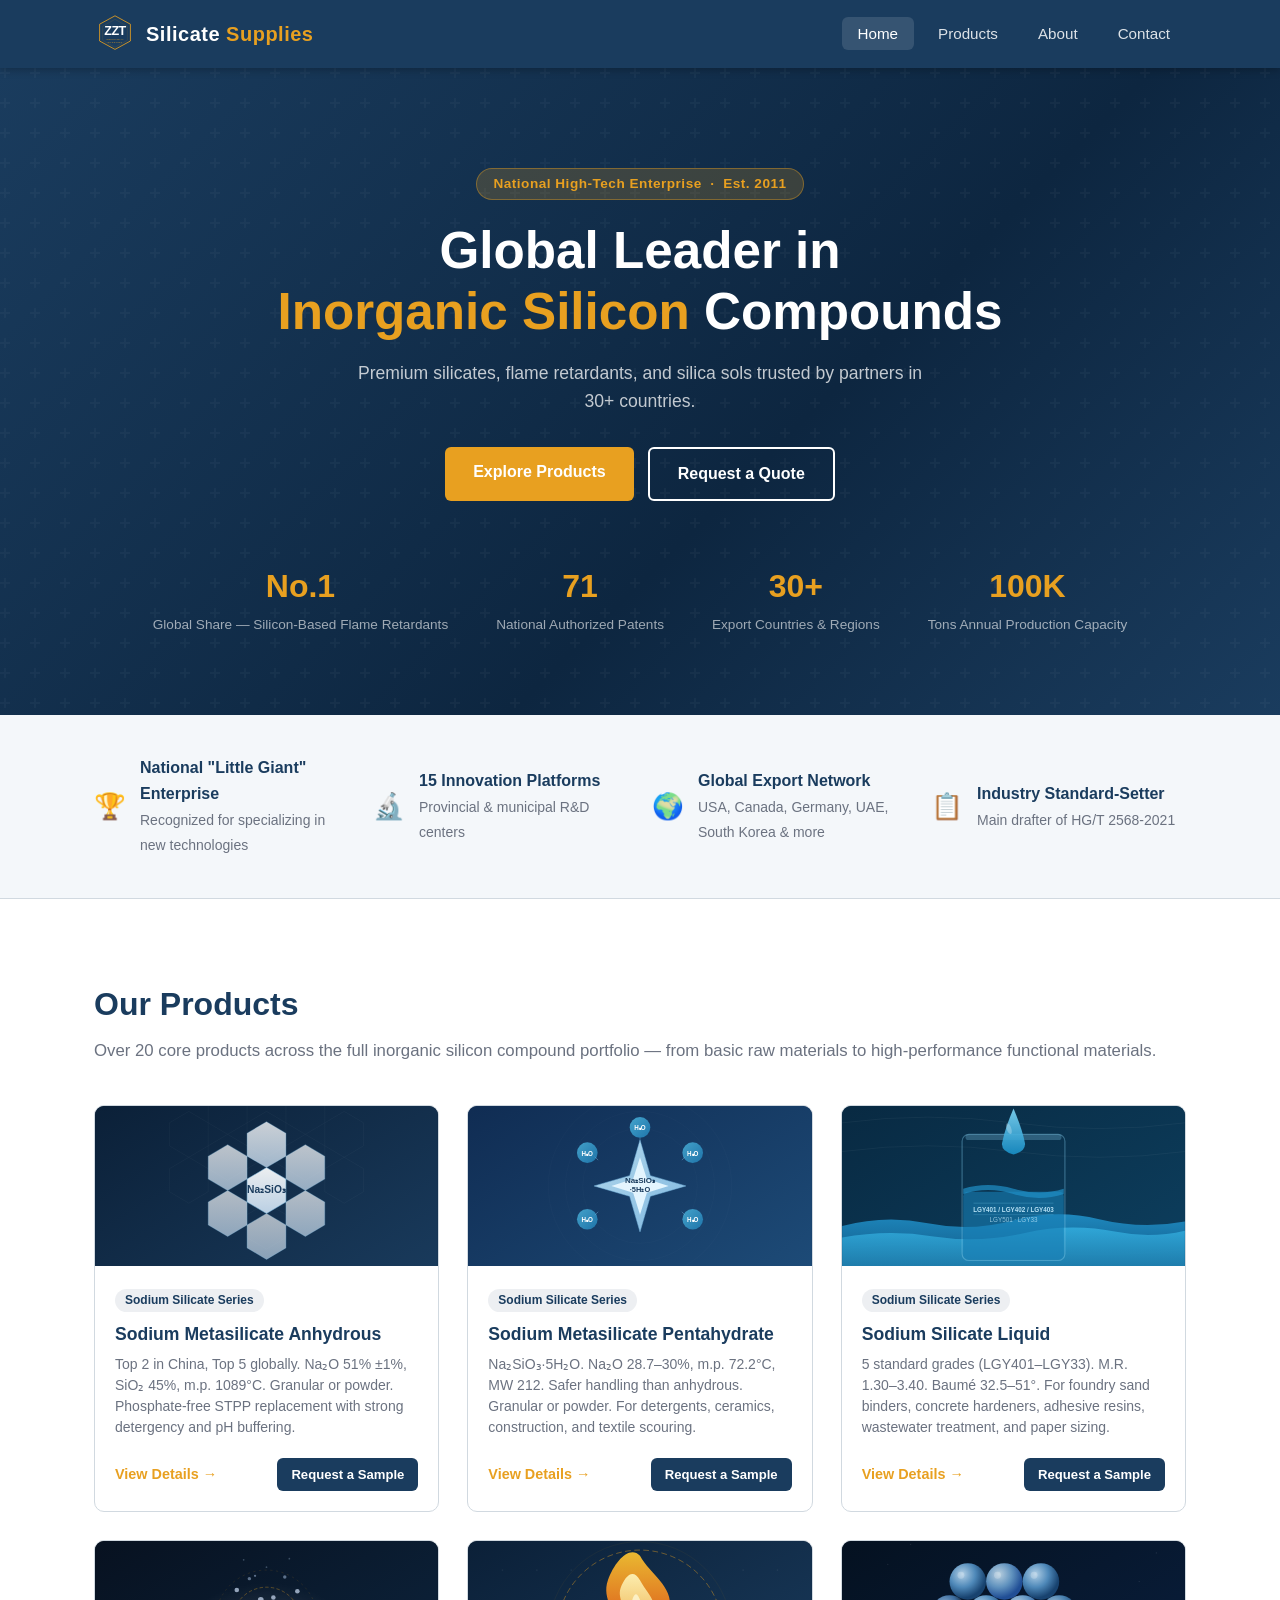
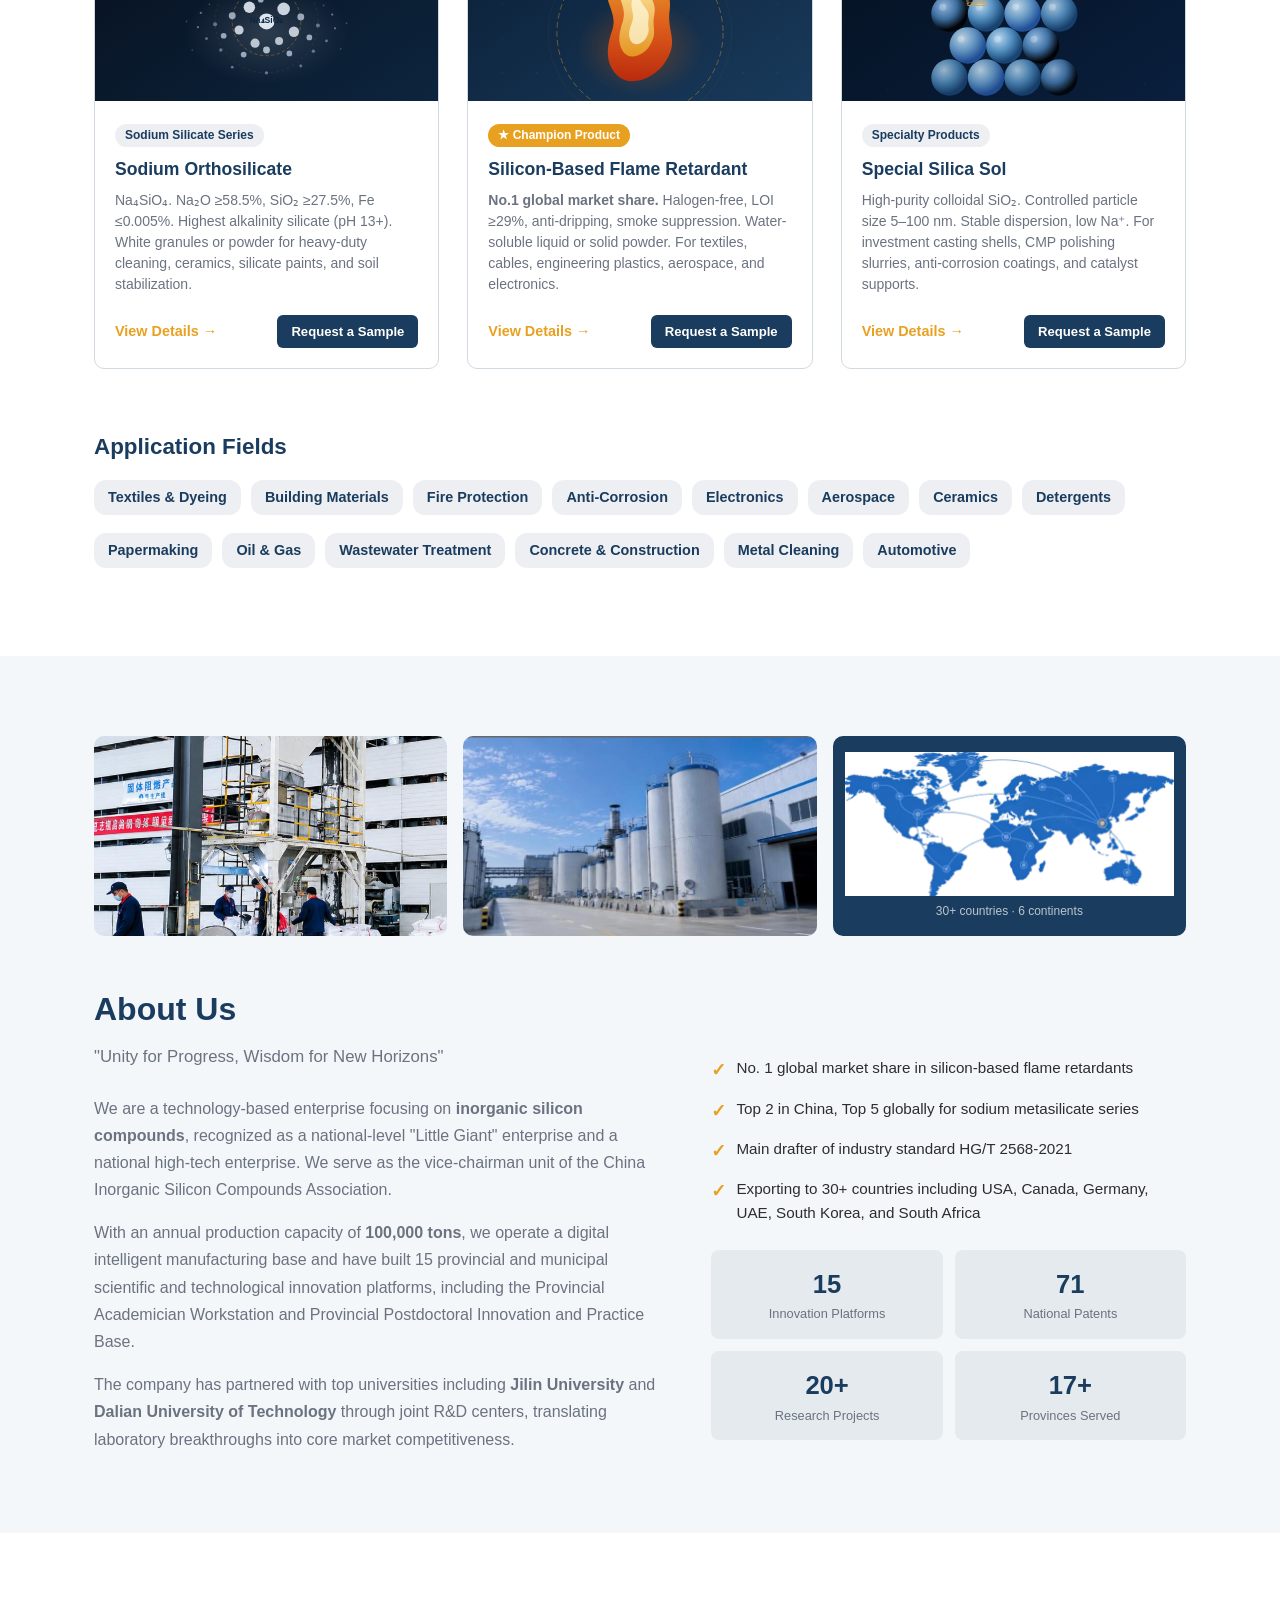
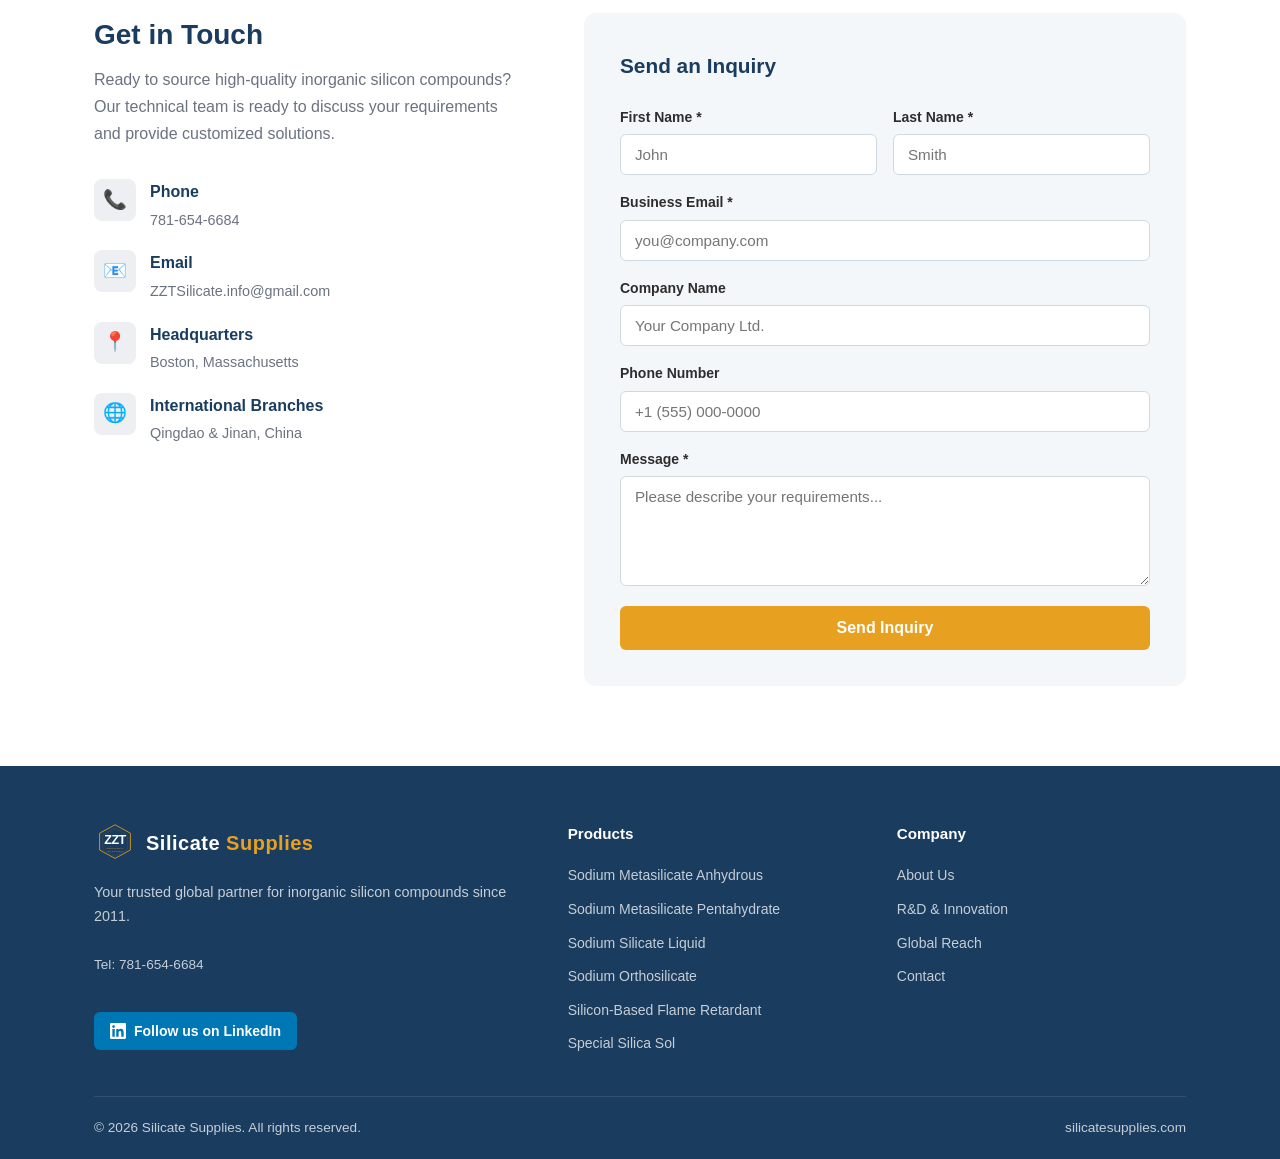
<file: index.html>
<!DOCTYPE html>
<html lang="en">
<head>
  <meta charset="UTF-8" />
  <meta name="viewport" content="width=device-width, initial-scale=1.0" />
  <title>Silicate Supplies | Sodium Metasilicate, Silica Sol & Flame Retardants</title>
  <meta name="description" content="Global supplier of inorganic silicon compounds — sodium metasilicate anhydrous & pentahydrate, sodium silicate, silicon-based flame retardants, and silica sol. No.1 global share in silicon-based flame retardants. Shipping to 30+ countries. Boston, MA." />
  <meta name="keywords" content="sodium metasilicate, sodium silicate, silicon flame retardant, silica sol, inorganic silicon compounds, sodium orthosilicate, silicate supplier, industrial silicates" />
  <meta name="robots" content="index, follow" />
  <link rel="canonical" href="https://silicatesupplies.com/" />

  <!-- Open Graph (LinkedIn, Facebook, WeChat sharing) -->
  <meta property="og:type" content="website" />
  <meta property="og:url" content="https://silicatesupplies.com/" />
  <meta property="og:title" content="Silicate Supplies | Sodium Metasilicate, Silica Sol & Flame Retardants" />
  <meta property="og:description" content="Global supplier of inorganic silicon compounds. No.1 global share in silicon-based flame retardants. Shipping to 30+ countries. Request a sample today." />
  <meta property="og:image" content="https://silicatesupplies.com/images/company1.png" />
  <meta name="twitter:card" content="summary_large_image" />
  <meta name="twitter:title" content="Silicate Supplies | Inorganic Silicon Compounds" />
  <meta name="twitter:description" content="Global supplier of sodium metasilicate, silica sol, and silicon-based flame retardants. Shipping to 30+ countries." />
  <meta name="twitter:image" content="https://silicatesupplies.com/images/company1.png" />

  <!-- Structured Data (Google rich results) -->
  <script type="application/ld+json">
  {
    "@context": "https://schema.org",
    "@type": "Organization",
    "name": "Silicate Supplies",
    "url": "https://silicatesupplies.com",
    "logo": "https://silicatesupplies.com/images/company1.png",
    "description": "Global supplier of inorganic silicon compounds including sodium metasilicate, sodium silicate, silicon-based flame retardants, and silica sol.",
    "foundingDate": "2011",
    "address": {
      "@type": "PostalAddress",
      "addressLocality": "Boston",
      "addressRegion": "MA",
      "addressCountry": "US"
    },
    "contactPoint": {
      "@type": "ContactPoint",
      "telephone": "+1-781-654-6684",
      "email": "ZZTSilicate.info@gmail.com",
      "contactType": "sales"
    },
    "sameAs": ["https://silicatesupplies.com"]
  }
  </script>

  <link rel="stylesheet" href="css/style.css" />

  <!-- Google Analytics -->
  <script async src="https://www.googletagmanager.com/gtag/js?id=G-M0HXKRZHGF"></script>
  <script>
    window.dataLayer = window.dataLayer || [];
    function gtag(){dataLayer.push(arguments);}
    gtag('js', new Date());
    gtag('config', 'G-M0HXKRZHGF');
  </script>
</head>
<body>

<!-- ===== NAV ===== -->
<nav>
  <div class="container nav-inner">
    <a href="#home" class="nav-logo">
      <img src="images/zzt-logo.svg" alt="ZZT Industrial Supplies logo" style="width:42px;height:42px;" />
      <span class="nav-logo-text">Silicate <span>Supplies</span></span>
    </a>
    <ul class="nav-links">
      <li><a href="#home" class="active">Home</a></li>
      <li><a href="#products">Products</a></li>
      <li><a href="#about">About</a></li>
      <li><a href="#contact">Contact</a></li>
    </ul>
    <div class="hamburger" id="hamburger" aria-label="Menu">
      <span></span><span></span><span></span>
    </div>
  </div>
</nav>

<!-- ===== HERO ===== -->
<section id="home" class="hero">
  <div class="container hero-content">
    <div class="hero-badge">National High-Tech Enterprise &nbsp;·&nbsp; Est. 2011</div>
    <h1>Global Leader in<br><span>Inorganic Silicon</span> Compounds</h1>
    <p class="hero-desc">
      Premium silicates, flame retardants, and silica sols trusted by partners in 30+ countries.
    </p>
    <div class="hero-buttons">
      <a href="#products" class="btn btn-primary">Explore Products</a>
      <a href="#contact" class="btn btn-outline">Request a Quote</a>
    </div>
    <div class="hero-stats">
      <div class="stat-item">
        <div class="stat-num">No.1</div>
        <div class="stat-label">Global Share — Silicon-Based Flame Retardants</div>
      </div>
      <div class="stat-item">
        <div class="stat-num">71</div>
        <div class="stat-label">National Authorized Patents</div>
      </div>
      <div class="stat-item">
        <div class="stat-num">30+</div>
        <div class="stat-label">Export Countries &amp; Regions</div>
      </div>
      <div class="stat-item">
        <div class="stat-num">100K</div>
        <div class="stat-label">Tons Annual Production Capacity</div>
      </div>
    </div>
  </div>
</section>

<!-- ===== FEATURES BAR ===== -->
<div class="features-bar">
  <div class="container">
    <div class="features-grid">
      <div class="feature-item">
        <span class="feature-icon">🏆</span>
        <div class="feature-text">
          <strong>National "Little Giant" Enterprise</strong>
          <span>Recognized for specializing in new technologies</span>
        </div>
      </div>
      <div class="feature-item">
        <span class="feature-icon">🔬</span>
        <div class="feature-text">
          <strong>15 Innovation Platforms</strong>
          <span>Provincial &amp; municipal R&amp;D centers</span>
        </div>
      </div>
      <div class="feature-item">
        <span class="feature-icon">🌍</span>
        <div class="feature-text">
          <strong>Global Export Network</strong>
          <span>USA, Canada, Germany, UAE, South Korea &amp; more</span>
        </div>
      </div>
      <div class="feature-item">
        <span class="feature-icon">📋</span>
        <div class="feature-text">
          <strong>Industry Standard-Setter</strong>
          <span>Main drafter of HG/T 2568-2021</span>
        </div>
      </div>
    </div>
  </div>
</div>

<!-- ===== PRODUCTS ===== -->
<section id="products" class="products">
  <div class="container">
    <h2 class="section-title">Our Products</h2>
    <p class="section-sub">Over 20 core products across the full inorganic silicon compound portfolio — from basic raw materials to high-performance functional materials.</p>
    <div class="products-grid">

      <div class="product-card">
        <div class="product-img" style="padding:0;background:#0a1e35;">
          <img src="images/product-metasilicate-anhydrous.svg" alt="Sodium Metasilicate Anhydrous" style="width:100%;height:160px;object-fit:cover;"/>
        </div>
        <div class="product-body">
          <span class="product-tag">Sodium Silicate Series</span>
          <h3>Sodium Metasilicate Anhydrous</h3>
          <p>Top 2 in China, Top 5 globally. Na₂O 51% ±1%, SiO₂ 45%, m.p. 1089°C. Granular or powder. Phosphate-free STPP replacement with strong detergency and pH buffering.</p>
        </div>
        <div class="product-footer">
          <a href="products/sodium-metasilicate-anhydrous.html">View Details &rarr;</a>
          <a href="#contact" class="sample-btn" data-product="Sodium Metasilicate Anhydrous" data-sample="true">Request a Sample</a>
        </div>
      </div>

      <div class="product-card">
        <div class="product-img" style="padding:0;background:#0f2a50;">
          <img src="images/product-metasilicate-pentahydrate.svg" alt="Sodium Metasilicate Pentahydrate" style="width:100%;height:160px;object-fit:cover;"/>
        </div>
        <div class="product-body">
          <span class="product-tag">Sodium Silicate Series</span>
          <h3>Sodium Metasilicate Pentahydrate</h3>
          <p>Na₂SiO₃·5H₂O. Na₂O 28.7–30%, m.p. 72.2°C, MW 212. Safer handling than anhydrous. Granular or powder. For detergents, ceramics, construction, and textile scouring.</p>
        </div>
        <div class="product-footer">
          <a href="products/sodium-metasilicate-pentahydrate.html">View Details &rarr;</a>
          <a href="#contact" class="sample-btn" data-product="Sodium Metasilicate Pentahydrate" data-sample="true">Request a Sample</a>
        </div>
      </div>

      <div class="product-card">
        <div class="product-img" style="padding:0;background:#082840;">
          <img src="images/product-sodium-silicate.svg" alt="Sodium Silicate Liquid" style="width:100%;height:160px;object-fit:cover;"/>
        </div>
        <div class="product-body">
          <span class="product-tag">Sodium Silicate Series</span>
          <h3>Sodium Silicate Liquid</h3>
          <p>5 standard grades (LGY401–LGY33). M.R. 1.30–3.40. Baumé 32.5–51°. For foundry sand binders, concrete hardeners, adhesive resins, wastewater treatment, and paper sizing.</p>
        </div>
        <div class="product-footer">
          <a href="products/sodium-silicate-liquid.html">View Details &rarr;</a>
          <a href="#contact" class="sample-btn" data-product="Sodium Silicate Liquid" data-sample="true">Request a Sample</a>
        </div>
      </div>

      <div class="product-card">
        <div class="product-img" style="padding:0;background:#07101e;">
          <img src="images/product-orthosilicate.svg" alt="Sodium Orthosilicate" style="width:100%;height:160px;object-fit:cover;"/>
        </div>
        <div class="product-body">
          <span class="product-tag">Sodium Silicate Series</span>
          <h3>Sodium Orthosilicate</h3>
          <p>Na₄SiO₄. Na₂O ≥58.5%, SiO₂ ≥27.5%, Fe ≤0.005%. Highest alkalinity silicate (pH 13+). White granules or powder for heavy-duty cleaning, ceramics, silicate paints, and soil stabilization.</p>
        </div>
        <div class="product-footer">
          <a href="products/sodium-orthosilicate.html">View Details &rarr;</a>
          <a href="#contact" class="sample-btn" data-product="Sodium Orthosilicate" data-sample="true">Request a Sample</a>
        </div>
      </div>

      <div class="product-card">
        <div class="product-img" style="padding:0;background:#0a1e35;">
          <img src="images/product-silicon-fr.svg" alt="Silicon-Based Flame Retardant" style="width:100%;height:160px;object-fit:cover;"/>
        </div>
        <div class="product-body">
          <span class="product-tag" style="background:#e8a020;color:#fff;">★ Champion Product</span>
          <h3>Silicon-Based Flame Retardant</h3>
          <p><strong>No.1 global market share.</strong> Halogen-free, LOI ≥29%, anti-dripping, smoke suppression. Water-soluble liquid or solid powder. For textiles, cables, engineering plastics, aerospace, and electronics.</p>
        </div>
        <div class="product-footer">
          <a href="products/silicon-based-fr.html">View Details &rarr;</a>
          <a href="#contact" class="sample-btn" data-product="Silicon-Based Flame Retardant" data-sample="true">Request a Sample</a>
        </div>
      </div>

      <div class="product-card">
        <div class="product-img" style="padding:0;background:#04101e;">
          <img src="images/product-silica-sol.svg" alt="Special Silica Sol" style="width:100%;height:160px;object-fit:cover;"/>
        </div>
        <div class="product-body">
          <span class="product-tag">Specialty Products</span>
          <h3>Special Silica Sol</h3>
          <p>High-purity colloidal SiO₂. Controlled particle size 5–100 nm. Stable dispersion, low Na⁺. For investment casting shells, CMP polishing slurries, anti-corrosion coatings, and catalyst supports.</p>
        </div>
        <div class="product-footer">
          <a href="products/special-silica-sol.html">View Details &rarr;</a>
          <a href="#contact" class="sample-btn" data-product="Special Silica Sol" data-sample="true">Request a Sample</a>
        </div>
      </div>

    </div>

    <!-- Application fields -->
    <div style="margin-top:60px;">
      <h3 style="font-size:1.4rem;font-weight:700;color:var(--primary);margin-bottom:1rem;">Application Fields</h3>
      <div style="display:flex;flex-wrap:wrap;gap:10px;">
        <span class="product-tag" style="font-size:.9rem;padding:6px 14px;">Textiles &amp; Dyeing</span>
        <span class="product-tag" style="font-size:.9rem;padding:6px 14px;">Building Materials</span>
        <span class="product-tag" style="font-size:.9rem;padding:6px 14px;">Fire Protection</span>
        <span class="product-tag" style="font-size:.9rem;padding:6px 14px;">Anti-Corrosion</span>
        <span class="product-tag" style="font-size:.9rem;padding:6px 14px;">Electronics</span>
        <span class="product-tag" style="font-size:.9rem;padding:6px 14px;">Aerospace</span>
        <span class="product-tag" style="font-size:.9rem;padding:6px 14px;">Ceramics</span>
        <span class="product-tag" style="font-size:.9rem;padding:6px 14px;">Detergents</span>
        <span class="product-tag" style="font-size:.9rem;padding:6px 14px;">Papermaking</span>
        <span class="product-tag" style="font-size:.9rem;padding:6px 14px;">Oil &amp; Gas</span>
        <span class="product-tag" style="font-size:.9rem;padding:6px 14px;">Wastewater Treatment</span>
        <span class="product-tag" style="font-size:.9rem;padding:6px 14px;">Concrete &amp; Construction</span>
        <span class="product-tag" style="font-size:.9rem;padding:6px 14px;">Metal Cleaning</span>
        <span class="product-tag" style="font-size:.9rem;padding:6px 14px;">Automotive</span>
      </div>
    </div>
  </div>
</section>

<!-- ===== ABOUT ===== -->
<section id="about" class="about">
  <div class="container">

    <!-- 3 images side by side -->
    <div style="display:grid;grid-template-columns:1fr 1fr 1fr;gap:16px;margin-bottom:48px;">
      <img src="images/company1.png" alt="Silicate Supplies inorganic silicon compound production facility in Shandong, China" style="width:100%;height:200px;object-fit:cover;border-radius:10px;" />
      <img src="images/company2.png" alt="Silicate Supplies sodium metasilicate manufacturing plant with 100,000 ton annual capacity" style="width:100%;height:200px;object-fit:cover;border-radius:10px;" />
      <div style="background:var(--primary);border-radius:10px;height:200px;display:flex;flex-direction:column;align-items:center;justify-content:center;padding:12px;">
        <img src="images/map.png" alt="Silicate Supplies global shipping routes to 30+ countries across 6 continents" style="width:100%;max-height:155px;object-fit:contain;" />
        <span style="font-size:.75rem;color:rgba(255,255,255,.7);margin-top:6px;">30+ countries · 6 continents</span>
      </div>
    </div>

    <!-- About Us content -->
    <div style="display:grid;grid-template-columns:1.2fr 1fr;gap:48px;align-items:start;">
      <div>
        <h2 class="section-title">About Us</h2>
        <p class="section-sub" style="margin-bottom:1.5rem;">"Unity for Progress, Wisdom for New Horizons"</p>
        <p style="color:var(--muted);margin-bottom:1rem;line-height:1.7;">
          We are a technology-based enterprise focusing on <strong>inorganic silicon compounds</strong>, recognized as a national-level "Little Giant" enterprise and a national high-tech enterprise. We serve as the vice-chairman unit of the China Inorganic Silicon Compounds Association.
        </p>
        <p style="color:var(--muted);margin-bottom:1rem;line-height:1.7;">
          With an annual production capacity of <strong>100,000 tons</strong>, we operate a digital intelligent manufacturing base and have built 15 provincial and municipal scientific and technological innovation platforms, including the Provincial Academician Workstation and Provincial Postdoctoral Innovation and Practice Base.
        </p>
        <p style="color:var(--muted);line-height:1.7;">
          The company has partnered with top universities including <strong>Jilin University</strong> and <strong>Dalian University of Technology</strong> through joint R&amp;D centers, translating laboratory breakthroughs into core market competitiveness.
        </p>
      </div>
      <div style="padding-top:4.5rem;">
        <ul class="values-list" style="margin-top:0;margin-bottom:1.5rem;">
          <li><span class="check">&#10003;</span><span>No. 1 global market share in silicon-based flame retardants</span></li>
          <li><span class="check">&#10003;</span><span>Top 2 in China, Top 5 globally for sodium metasilicate series</span></li>
          <li><span class="check">&#10003;</span><span>Main drafter of industry standard HG/T 2568-2021</span></li>
          <li><span class="check">&#10003;</span><span>Exporting to 30+ countries including USA, Canada, Germany, UAE, South Korea, and South Africa</span></li>
        </ul>
        <div style="display:grid;grid-template-columns:1fr 1fr;gap:12px;">
          <div style="background:rgba(26,60,94,.07);border-radius:8px;padding:14px;text-align:center;">
            <div style="font-size:1.6rem;font-weight:800;color:var(--primary);">15</div>
            <div style="font-size:.8rem;color:var(--muted);">Innovation Platforms</div>
          </div>
          <div style="background:rgba(26,60,94,.07);border-radius:8px;padding:14px;text-align:center;">
            <div style="font-size:1.6rem;font-weight:800;color:var(--primary);">71</div>
            <div style="font-size:.8rem;color:var(--muted);">National Patents</div>
          </div>
          <div style="background:rgba(26,60,94,.07);border-radius:8px;padding:14px;text-align:center;">
            <div style="font-size:1.6rem;font-weight:800;color:var(--primary);">20+</div>
            <div style="font-size:.8rem;color:var(--muted);">Research Projects</div>
          </div>
          <div style="background:rgba(26,60,94,.07);border-radius:8px;padding:14px;text-align:center;">
            <div style="font-size:1.6rem;font-weight:800;color:var(--primary);">17+</div>
            <div style="font-size:.8rem;color:var(--muted);">Provinces Served</div>
          </div>
        </div>
      </div>
    </div>

  </div>
</section>

<!-- ===== CONTACT ===== -->
<section id="contact" class="contact">
  <div class="container">
    <div class="contact-grid">
      <div class="contact-info">
        <h2 class="section-title">Get in Touch</h2>
        <p>Ready to source high-quality inorganic silicon compounds? Our technical team is ready to discuss your requirements and provide customized solutions.</p>
        <div class="contact-details">
          <div class="contact-item">
            <div class="contact-item-icon">📞</div>
            <div class="contact-item-text">
              <strong>Phone</strong>
              <span>781-654-6684</span>
            </div>
          </div>
          <div class="contact-item">
            <div class="contact-item-icon">📧</div>
            <div class="contact-item-text">
              <strong>Email</strong>
              <span>ZZTSilicate.info@gmail.com</span>
            </div>
          </div>
          <div class="contact-item">
            <div class="contact-item-icon">📍</div>
            <div class="contact-item-text">
              <strong>Headquarters</strong>
              <span>Boston, Massachusetts</span>
            </div>
          </div>
          <div class="contact-item">
            <div class="contact-item-icon">🌐</div>
            <div class="contact-item-text">
              <strong>International Branches</strong>
              <span>Qingdao &amp; Jinan, China</span>
            </div>
          </div>
        </div>
      </div>

      <div class="contact-form">
        <h3>Send an Inquiry</h3>
        <form id="contactForm" novalidate>
          <div class="form-row">
            <div class="form-group">
              <label for="fname">First Name *</label>
              <input type="text" id="fname" name="fname" placeholder="John" required />
            </div>
            <div class="form-group">
              <label for="lname">Last Name *</label>
              <input type="text" id="lname" name="lname" placeholder="Smith" required />
            </div>
          </div>
          <div class="form-group">
            <label for="email">Business Email *</label>
            <input type="email" id="email" name="email" placeholder="you@company.com" required />
          </div>
          <div class="form-group">
            <label for="company">Company Name</label>
            <input type="text" id="company" name="company" placeholder="Your Company Ltd." />
          </div>
          <div class="form-group">
            <label for="phone">Phone Number</label>
            <input type="tel" id="phone" name="phone" placeholder="+1 (555) 000-0000" />
          </div>
          <div class="form-group">
            <label for="message">Message *</label>
            <textarea id="message" name="message" placeholder="Please describe your requirements..." required></textarea>
          </div>
          <button type="submit" class="btn btn-primary form-submit">Send Inquiry</button>
          <div class="form-success" id="formSuccess" style="display:none;color:#27ae60;margin-top:10px;">
            &#10003; &nbsp; Thank you! Your inquiry has been received. Our team will respond within 1–2 business days.
          </div>
          <div class="form-error" id="formError" style="display:none;color:#c0392b;margin-top:10px;">
            Something went wrong. Please email us at ZZTSilicate.info@gmail.com.
          </div>
        </form>
      </div>
    </div>
  </div>
</section>

<!-- ===== FOOTER ===== -->
<footer>
  <div class="container">
    <div class="footer-top">
      <div class="footer-brand">
        <div class="nav-logo" style="margin-bottom:.75rem;">
          <img src="images/zzt-logo.svg" alt="ZZT Industrial Supplies logo" style="width:42px;height:42px;" />
          <span class="nav-logo-text">Silicate <span>Supplies</span></span>
        </div>
        <p>Your trusted global partner for inorganic silicon compounds since 2011.</p>
        <p style="font-size:.85rem;margin-top:.5rem;">Tel: 781-654-6684</p>
        <a href="https://www.linkedin.com/company/109660621/" target="_blank" rel="noopener"
           style="display:inline-flex;align-items:center;gap:8px;margin-top:12px;background:#0077b5;color:#fff;padding:8px 16px;border-radius:6px;font-size:.875rem;font-weight:600;">
          <svg width="16" height="16" viewBox="0 0 24 24" fill="currentColor"><path d="M20.447 20.452h-3.554v-5.569c0-1.328-.027-3.037-1.852-3.037-1.853 0-2.136 1.445-2.136 2.939v5.667H9.351V9h3.414v1.561h.046c.477-.9 1.637-1.85 3.37-1.85 3.601 0 4.267 2.37 4.267 5.455v6.286zM5.337 7.433a2.062 2.062 0 01-2.063-2.065 2.064 2.064 0 112.063 2.065zm1.782 13.019H3.555V9h3.564v11.452zM22.225 0H1.771C.792 0 0 .774 0 1.729v20.542C0 23.227.792 24 1.771 24h20.451C23.2 24 24 23.227 24 22.271V1.729C24 .774 23.2 0 22.222 0h.003z"/></svg>
          Follow us on LinkedIn
        </a>
      </div>
      <div class="footer-col">
        <h4>Products</h4>
        <ul>
          <li><a href="products/sodium-metasilicate-anhydrous.html">Sodium Metasilicate Anhydrous</a></li>
          <li><a href="products/sodium-metasilicate-pentahydrate.html">Sodium Metasilicate Pentahydrate</a></li>
          <li><a href="products/sodium-silicate-liquid.html">Sodium Silicate Liquid</a></li>
          <li><a href="products/sodium-orthosilicate.html">Sodium Orthosilicate</a></li>
          <li><a href="products/silicon-based-fr.html">Silicon-Based Flame Retardant</a></li>
          <li><a href="products/special-silica-sol.html">Special Silica Sol</a></li>
        </ul>
      </div>
      <div class="footer-col">
        <h4>Company</h4>
        <ul>
          <li><a href="#about">About Us</a></li>
          <li><a href="#about">R&amp;D &amp; Innovation</a></li>
          <li><a href="#about">Global Reach</a></li>
          <li><a href="#contact">Contact</a></li>
        </ul>
      </div>
    </div>
    <div class="footer-bottom">
      <span>&copy; 2026 Silicate Supplies. All rights reserved.</span>
      <span>silicatesupplies.com</span>
    </div>
  </div>
</footer>

<script src="js/main.js"></script>
</body>
</html>
</file>
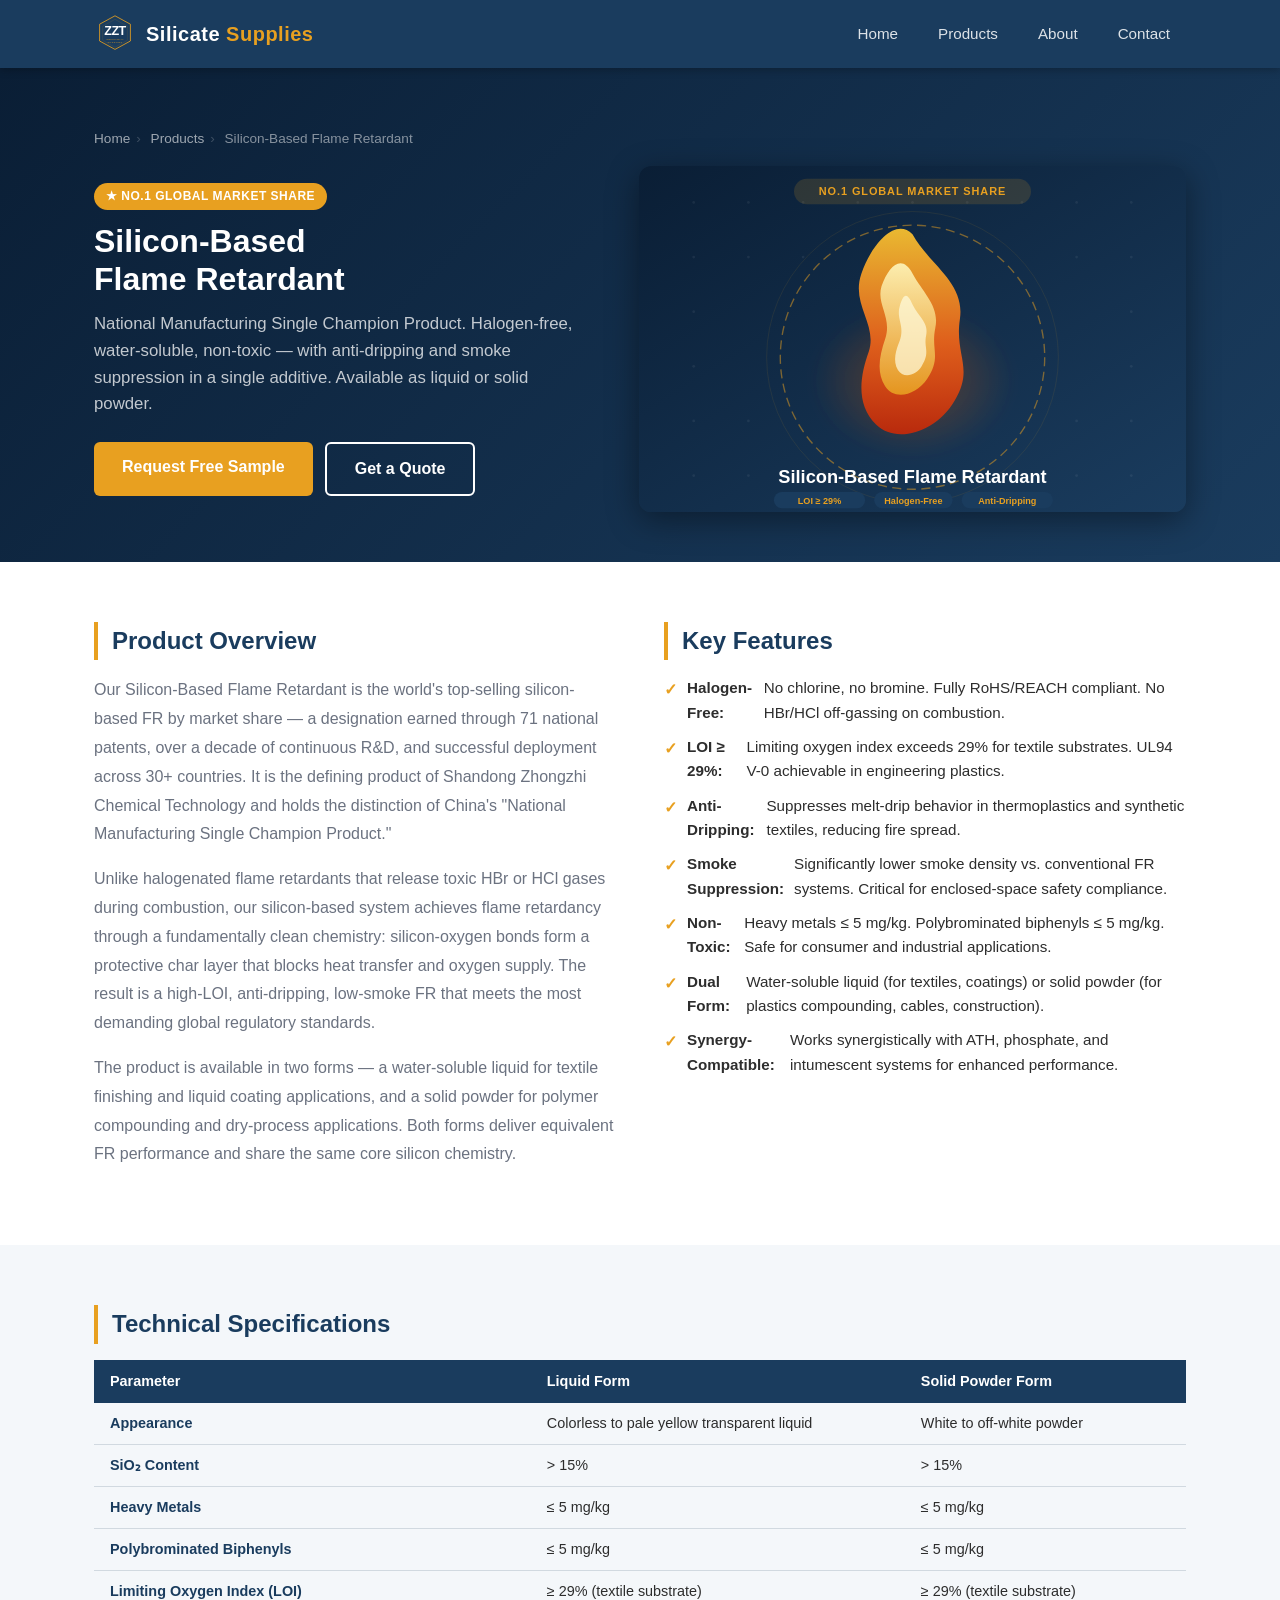
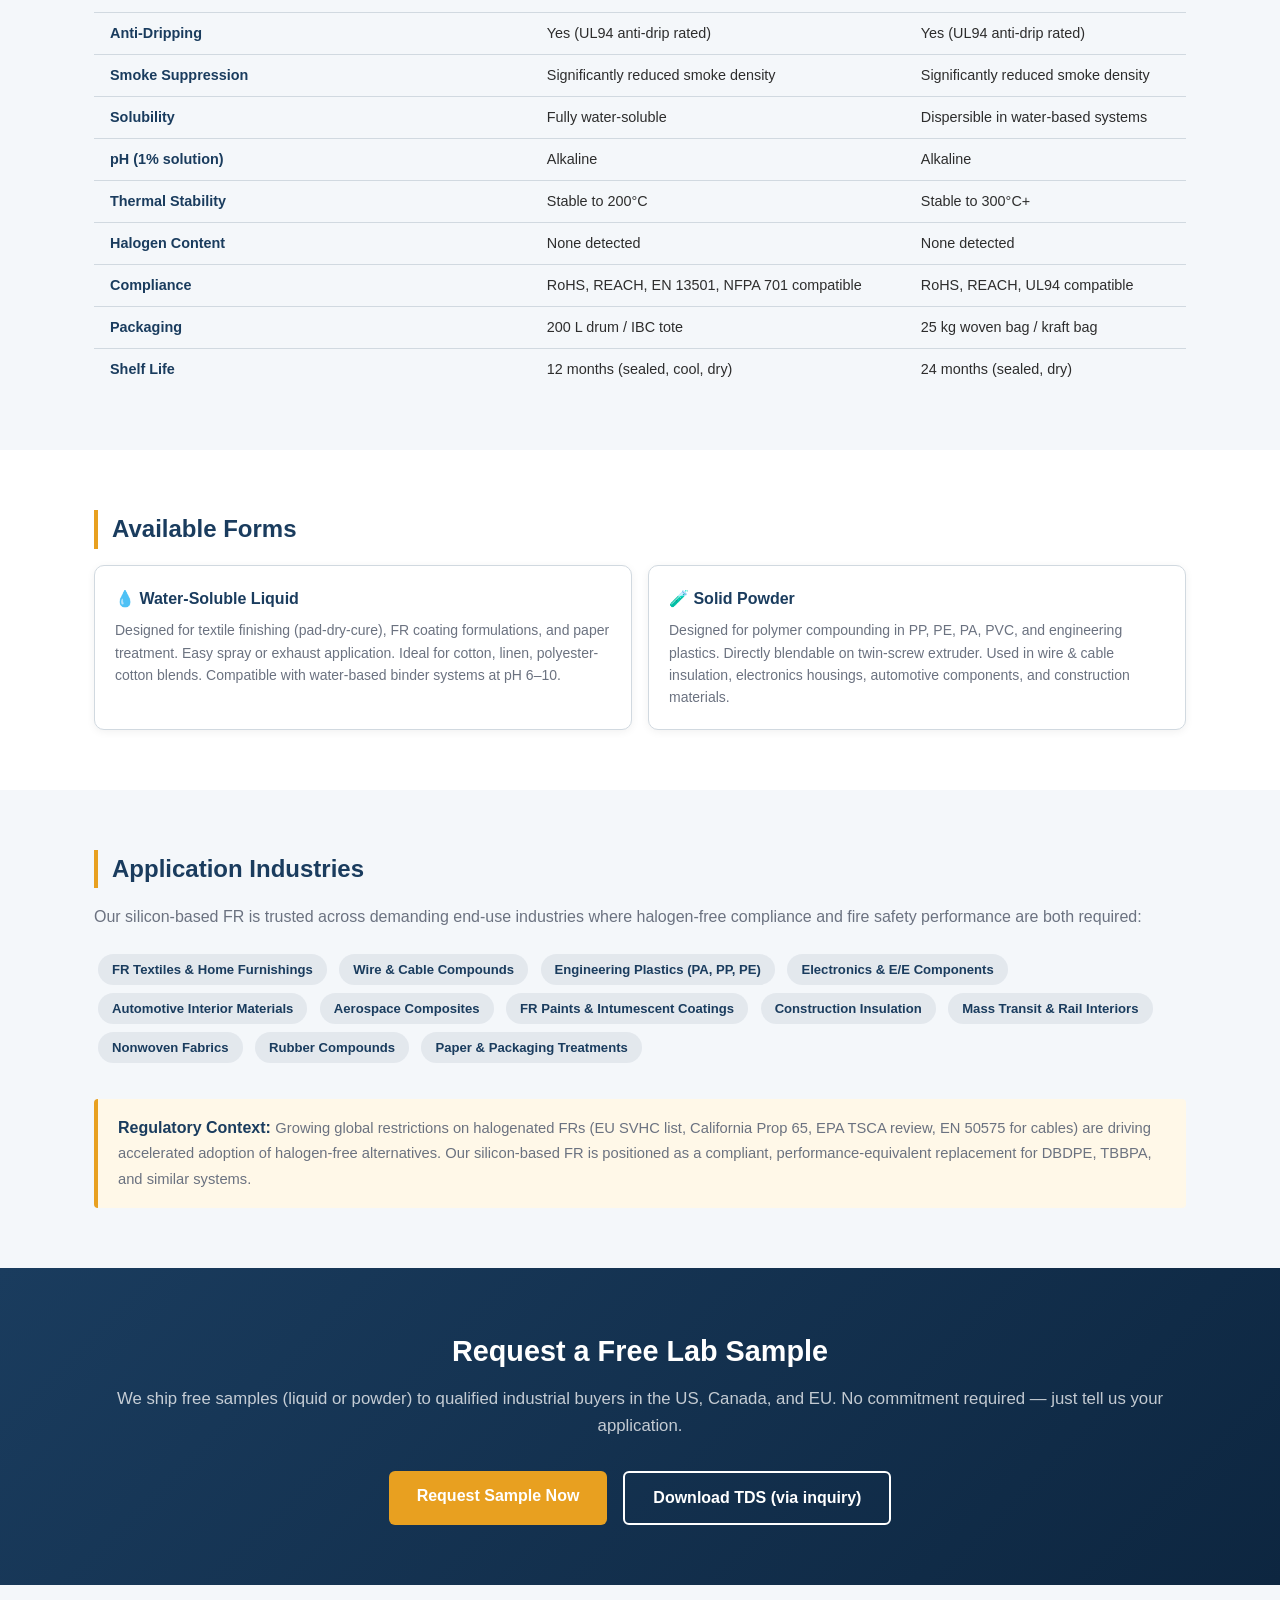
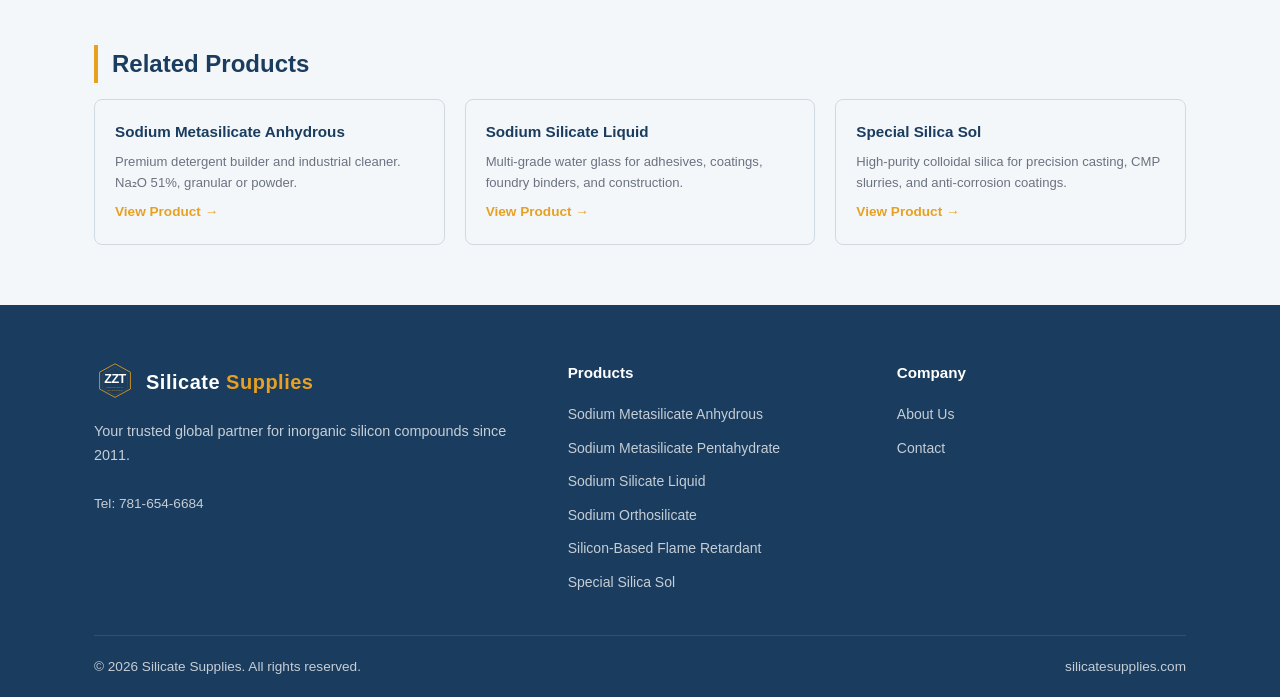
<file: products/silicon-based-fr.html>
<!DOCTYPE html>
<html lang="en">
<head>
  <meta charset="UTF-8"/>
  <meta name="viewport" content="width=device-width, initial-scale=1.0"/>
  <title>Silicon-Based Flame Retardant | No.1 Global Market Share | Silicate Supplies</title>
  <meta name="description" content="World's #1 silicon-based flame retardant producer. Halogen-free, anti-dripping, LOI ≥29%. Available as water-soluble liquid or solid powder. UL94 V-0 achievable. Request a free sample."/>
  <link rel="canonical" href="https://silicatesupplies.com/products/silicon-based-fr.html"/>
  <link rel="stylesheet" href="../css/style.css"/>
  <style>
    .product-hero{background:linear-gradient(135deg,#0a1e35 0%,#1a3c5e 100%);padding:60px 0 50px;color:#fff;}
    .breadcrumb{font-size:.85rem;color:rgba(255,255,255,.5);margin-bottom:1rem;}
    .breadcrumb a{color:rgba(255,255,255,.6);}
    .breadcrumb a:hover{color:#e8a020;}
    .breadcrumb span{margin:0 6px;opacity:.4;}
    .product-hero-grid{display:grid;grid-template-columns:1fr 1.1fr;gap:48px;align-items:center;}
    .product-hero-img{border-radius:12px;overflow:hidden;box-shadow:0 8px 32px rgba(0,0,0,.4);}
    .product-hero-img img{width:100%;display:block;}
    .champion-badge{display:inline-block;background:#e8a020;color:#fff;font-size:.75rem;font-weight:700;padding:4px 12px;border-radius:20px;letter-spacing:.5px;margin-bottom:.75rem;}
    .product-hero h1{font-size:2rem;font-weight:800;line-height:1.2;margin-bottom:.75rem;}
    .product-hero .tagline{color:rgba(255,255,255,.75);font-size:1.05rem;line-height:1.6;margin-bottom:1.5rem;}
    .hero-cta{display:flex;gap:12px;flex-wrap:wrap;}
    .content-section{padding:60px 0;}
    .content-section:nth-child(even){background:#f4f7fa;}
    .two-col{display:grid;grid-template-columns:1fr 1fr;gap:48px;align-items:start;}
    h2.sub{font-size:1.5rem;font-weight:700;color:#1a3c5e;margin-bottom:1rem;border-left:4px solid #e8a020;padding-left:14px;}
    .intro-text{color:#6b7280;line-height:1.8;font-size:1rem;}
    .intro-text p{margin-bottom:1rem;}
    .feature-list{list-style:none;display:flex;flex-direction:column;gap:10px;margin-top:.5rem;}
    .feature-list li{display:flex;gap:10px;align-items:flex-start;color:#2d2d2d;font-size:.95rem;}
    .feature-list li::before{content:"✓";color:#e8a020;font-weight:800;font-size:1rem;flex-shrink:0;margin-top:1px;}
    /* Spec table */
    .spec-table{width:100%;border-collapse:collapse;font-size:.9rem;}
    .spec-table th{background:#1a3c5e;color:#fff;padding:10px 16px;text-align:left;font-weight:600;}
    .spec-table td{padding:9px 16px;border-bottom:1px solid #d1d9e0;color:#2d2d2d;}
    .spec-table tr:nth-child(even) td{background:#f4f7fa;}
    .spec-table tr:last-child td{border-bottom:none;}
    .spec-table td:first-child{font-weight:600;color:#1a3c5e;width:40%;}
    .grade-card{background:#fff;border:1px solid #d1d9e0;border-radius:10px;padding:20px;box-shadow:0 2px 8px rgba(0,0,0,.06);}
    .grade-card h4{font-size:1rem;font-weight:700;color:#1a3c5e;margin-bottom:.5rem;}
    .grade-card p{font-size:.875rem;color:#6b7280;line-height:1.6;}
    .grades-grid{display:grid;grid-template-columns:1fr 1fr;gap:16px;margin-top:1rem;}
    .app-tag{display:inline-block;background:rgba(26,60,94,.08);color:#1a3c5e;border-radius:20px;padding:5px 14px;font-size:.82rem;font-weight:600;margin:4px;}
    .cta-section{background:linear-gradient(135deg,#1a3c5e,#0d2640);padding:60px 0;text-align:center;color:#fff;}
    .cta-section h2{font-size:1.8rem;font-weight:800;margin-bottom:.75rem;}
    .cta-section p{color:rgba(255,255,255,.75);margin-bottom:2rem;font-size:1.05rem;}
    .cta-btns{display:flex;gap:16px;justify-content:center;flex-wrap:wrap;}
    .related-grid{display:grid;grid-template-columns:repeat(3,1fr);gap:20px;}
    .related-card{border:1px solid #d1d9e0;border-radius:8px;padding:20px;transition:box-shadow .2s;}
    .related-card:hover{box-shadow:0 4px 16px rgba(0,0,0,.1);}
    .related-card h4{font-size:.95rem;font-weight:700;color:#1a3c5e;margin-bottom:.4rem;}
    .related-card p{font-size:.82rem;color:#6b7280;}
    .related-card a{color:#e8a020;font-weight:600;font-size:.85rem;display:inline-block;margin-top:.5rem;}
    @media(max-width:900px){.product-hero-grid,.two-col,.grades-grid,.related-grid{grid-template-columns:1fr;}}
    @media(max-width:640px){.product-hero{padding:40px 0 36px;}}
  </style>
  <!-- GA -->
  <script async src="https://www.googletagmanager.com/gtag/js?id=G-M0HXKRZHGF"></script>
  <script>window.dataLayer=window.dataLayer||[];function gtag(){dataLayer.push(arguments);}gtag('js',new Date());gtag('config','G-M0HXKRZHGF');</script>
</head>
<body>

<nav>
  <div class="container nav-inner">
    <a href="../index.html" class="nav-logo">
      <img src="../images/zzt-logo.svg" alt="ZZT logo" style="width:42px;height:42px;"/>
      <span class="nav-logo-text">Silicate <span>Supplies</span></span>
    </a>
    <ul class="nav-links">
      <li><a href="../index.html">Home</a></li>
      <li><a href="../index.html#products" class="active">Products</a></li>
      <li><a href="../index.html#about">About</a></li>
      <li><a href="../index.html#contact">Contact</a></li>
    </ul>
    <div class="hamburger" id="hamburger"><span></span><span></span><span></span></div>
  </div>
</nav>

<!-- HERO -->
<section class="product-hero">
  <div class="container">
    <div class="breadcrumb">
      <a href="../index.html">Home</a><span>›</span>
      <a href="../index.html#products">Products</a><span>›</span>
      Silicon-Based Flame Retardant
    </div>
    <div class="product-hero-grid">
      <div>
        <span class="champion-badge">★ NO.1 GLOBAL MARKET SHARE</span>
        <h1>Silicon-Based<br/>Flame Retardant</h1>
        <p class="tagline">National Manufacturing Single Champion Product. Halogen-free, water-soluble, non-toxic — with anti-dripping and smoke suppression in a single additive. Available as liquid or solid powder.</p>
        <div class="hero-cta">
          <a href="../index.html#contact" class="btn btn-primary">Request Free Sample</a>
          <a href="../index.html#contact" class="btn btn-outline">Get a Quote</a>
        </div>
      </div>
      <div class="product-hero-img">
        <img src="../images/product-silicon-fr.svg" alt="Silicon-Based Flame Retardant product illustration"/>
      </div>
    </div>
  </div>
</section>

<!-- INTRO -->
<section class="content-section">
  <div class="container">
    <div class="two-col">
      <div>
        <h2 class="sub">Product Overview</h2>
        <div class="intro-text">
          <p>Our Silicon-Based Flame Retardant is the world's top-selling silicon-based FR by market share — a designation earned through 71 national patents, over a decade of continuous R&D, and successful deployment across 30+ countries. It is the defining product of Shandong Zhongzhi Chemical Technology and holds the distinction of China's "National Manufacturing Single Champion Product."</p>
          <p>Unlike halogenated flame retardants that release toxic HBr or HCl gases during combustion, our silicon-based system achieves flame retardancy through a fundamentally clean chemistry: silicon-oxygen bonds form a protective char layer that blocks heat transfer and oxygen supply. The result is a high-LOI, anti-dripping, low-smoke FR that meets the most demanding global regulatory standards.</p>
          <p>The product is available in two forms — a water-soluble liquid for textile finishing and liquid coating applications, and a solid powder for polymer compounding and dry-process applications. Both forms deliver equivalent FR performance and share the same core silicon chemistry.</p>
        </div>
      </div>
      <div>
        <h2 class="sub">Key Features</h2>
        <ul class="feature-list">
          <li><strong>Halogen-Free:</strong> No chlorine, no bromine. Fully RoHS/REACH compliant. No HBr/HCl off-gassing on combustion.</li>
          <li><strong>LOI ≥ 29%:</strong> Limiting oxygen index exceeds 29% for textile substrates. UL94 V-0 achievable in engineering plastics.</li>
          <li><strong>Anti-Dripping:</strong> Suppresses melt-drip behavior in thermoplastics and synthetic textiles, reducing fire spread.</li>
          <li><strong>Smoke Suppression:</strong> Significantly lower smoke density vs. conventional FR systems. Critical for enclosed-space safety compliance.</li>
          <li><strong>Non-Toxic:</strong> Heavy metals ≤ 5 mg/kg. Polybrominated biphenyls ≤ 5 mg/kg. Safe for consumer and industrial applications.</li>
          <li><strong>Dual Form:</strong> Water-soluble liquid (for textiles, coatings) or solid powder (for plastics compounding, cables, construction).</li>
          <li><strong>Synergy-Compatible:</strong> Works synergistically with ATH, phosphate, and intumescent systems for enhanced performance.</li>
        </ul>
      </div>
    </div>
  </div>
</section>

<!-- SPECS -->
<section class="content-section">
  <div class="container">
    <h2 class="sub">Technical Specifications</h2>
    <div style="overflow-x:auto;">
    <table class="spec-table">
      <thead>
        <tr><th>Parameter</th><th>Liquid Form</th><th>Solid Powder Form</th></tr>
      </thead>
      <tbody>
        <tr><td>Appearance</td><td>Colorless to pale yellow transparent liquid</td><td>White to off-white powder</td></tr>
        <tr><td>SiO₂ Content</td><td>&gt; 15%</td><td>&gt; 15%</td></tr>
        <tr><td>Heavy Metals</td><td>≤ 5 mg/kg</td><td>≤ 5 mg/kg</td></tr>
        <tr><td>Polybrominated Biphenyls</td><td>≤ 5 mg/kg</td><td>≤ 5 mg/kg</td></tr>
        <tr><td>Limiting Oxygen Index (LOI)</td><td>≥ 29% (textile substrate)</td><td>≥ 29% (textile substrate)</td></tr>
        <tr><td>Anti-Dripping</td><td>Yes (UL94 anti-drip rated)</td><td>Yes (UL94 anti-drip rated)</td></tr>
        <tr><td>Smoke Suppression</td><td>Significantly reduced smoke density</td><td>Significantly reduced smoke density</td></tr>
        <tr><td>Solubility</td><td>Fully water-soluble</td><td>Dispersible in water-based systems</td></tr>
        <tr><td>pH (1% solution)</td><td>Alkaline</td><td>Alkaline</td></tr>
        <tr><td>Thermal Stability</td><td>Stable to 200°C</td><td>Stable to 300°C+</td></tr>
        <tr><td>Halogen Content</td><td>None detected</td><td>None detected</td></tr>
        <tr><td>Compliance</td><td>RoHS, REACH, EN 13501, NFPA 701 compatible</td><td>RoHS, REACH, UL94 compatible</td></tr>
        <tr><td>Packaging</td><td>200 L drum / IBC tote</td><td>25 kg woven bag / kraft bag</td></tr>
        <tr><td>Shelf Life</td><td>12 months (sealed, cool, dry)</td><td>24 months (sealed, dry)</td></tr>
      </tbody>
    </table>
    </div>
  </div>
</section>

<!-- GRADES / FORMS -->
<section class="content-section">
  <div class="container">
    <h2 class="sub">Available Forms</h2>
    <div class="grades-grid">
      <div class="grade-card">
        <h4>💧 Water-Soluble Liquid</h4>
        <p>Designed for textile finishing (pad-dry-cure), FR coating formulations, and paper treatment. Easy spray or exhaust application. Ideal for cotton, linen, polyester-cotton blends. Compatible with water-based binder systems at pH 6–10.</p>
      </div>
      <div class="grade-card">
        <h4>🧪 Solid Powder</h4>
        <p>Designed for polymer compounding in PP, PE, PA, PVC, and engineering plastics. Directly blendable on twin-screw extruder. Used in wire &amp; cable insulation, electronics housings, automotive components, and construction materials.</p>
      </div>
    </div>
  </div>
</section>

<!-- APPLICATIONS -->
<section class="content-section">
  <div class="container">
    <h2 class="sub">Application Industries</h2>
    <p style="color:#6b7280;margin-bottom:1.25rem;">Our silicon-based FR is trusted across demanding end-use industries where halogen-free compliance and fire safety performance are both required:</p>
    <div>
      <span class="app-tag">FR Textiles &amp; Home Furnishings</span>
      <span class="app-tag">Wire &amp; Cable Compounds</span>
      <span class="app-tag">Engineering Plastics (PA, PP, PE)</span>
      <span class="app-tag">Electronics &amp; E/E Components</span>
      <span class="app-tag">Automotive Interior Materials</span>
      <span class="app-tag">Aerospace Composites</span>
      <span class="app-tag">FR Paints &amp; Intumescent Coatings</span>
      <span class="app-tag">Construction Insulation</span>
      <span class="app-tag">Mass Transit &amp; Rail Interiors</span>
      <span class="app-tag">Nonwoven Fabrics</span>
      <span class="app-tag">Rubber Compounds</span>
      <span class="app-tag">Paper &amp; Packaging Treatments</span>
    </div>
    <div style="margin-top:2rem;background:#fff8e8;border-left:4px solid #e8a020;padding:16px 20px;border-radius:4px;">
      <strong style="color:#1a3c5e;">Regulatory Context:</strong>
      <span style="color:#6b7280;font-size:.92rem;"> Growing global restrictions on halogenated FRs (EU SVHC list, California Prop 65, EPA TSCA review, EN 50575 for cables) are driving accelerated adoption of halogen-free alternatives. Our silicon-based FR is positioned as a compliant, performance-equivalent replacement for DBDPE, TBBPA, and similar systems.</span>
    </div>
  </div>
</section>

<!-- CTA -->
<section class="cta-section">
  <div class="container">
    <h2>Request a Free Lab Sample</h2>
    <p>We ship free samples (liquid or powder) to qualified industrial buyers in the US, Canada, and EU. No commitment required — just tell us your application.</p>
    <div class="cta-btns">
      <a href="../index.html#contact" class="btn btn-primary">Request Sample Now</a>
      <a href="../index.html#contact" class="btn btn-outline">Download TDS (via inquiry)</a>
    </div>
  </div>
</section>

<!-- RELATED -->
<section class="content-section">
  <div class="container">
    <h2 class="sub">Related Products</h2>
    <div class="related-grid">
      <div class="related-card">
        <h4>Sodium Metasilicate Anhydrous</h4>
        <p>Premium detergent builder and industrial cleaner. Na₂O 51%, granular or powder.</p>
        <a href="sodium-metasilicate-anhydrous.html">View Product →</a>
      </div>
      <div class="related-card">
        <h4>Sodium Silicate Liquid</h4>
        <p>Multi-grade water glass for adhesives, coatings, foundry binders, and construction.</p>
        <a href="sodium-silicate-liquid.html">View Product →</a>
      </div>
      <div class="related-card">
        <h4>Special Silica Sol</h4>
        <p>High-purity colloidal silica for precision casting, CMP slurries, and anti-corrosion coatings.</p>
        <a href="special-silica-sol.html">View Product →</a>
      </div>
    </div>
  </div>
</section>

<footer>
  <div class="container">
    <div class="footer-top">
      <div class="footer-brand">
        <div class="nav-logo" style="margin-bottom:.75rem;">
          <img src="../images/zzt-logo.svg" alt="ZZT logo" style="width:42px;height:42px;"/>
          <span class="nav-logo-text">Silicate <span>Supplies</span></span>
        </div>
        <p>Your trusted global partner for inorganic silicon compounds since 2011.</p>
        <p style="font-size:.85rem;margin-top:.5rem;">Tel: 781-654-6684</p>
      </div>
      <div class="footer-col">
        <h4>Products</h4>
        <ul>
          <li><a href="sodium-metasilicate-anhydrous.html">Sodium Metasilicate Anhydrous</a></li>
          <li><a href="sodium-metasilicate-pentahydrate.html">Sodium Metasilicate Pentahydrate</a></li>
          <li><a href="sodium-silicate-liquid.html">Sodium Silicate Liquid</a></li>
          <li><a href="sodium-orthosilicate.html">Sodium Orthosilicate</a></li>
          <li><a href="silicon-based-fr.html">Silicon-Based Flame Retardant</a></li>
          <li><a href="special-silica-sol.html">Special Silica Sol</a></li>
        </ul>
      </div>
      <div class="footer-col">
        <h4>Company</h4>
        <ul>
          <li><a href="../index.html#about">About Us</a></li>
          <li><a href="../index.html#contact">Contact</a></li>
        </ul>
      </div>
    </div>
    <div class="footer-bottom">
      <span>&copy; 2026 Silicate Supplies. All rights reserved.</span>
      <span>silicatesupplies.com</span>
    </div>
  </div>
</footer>
<script src="../js/main.js"></script>
</body>
</html>
</file>
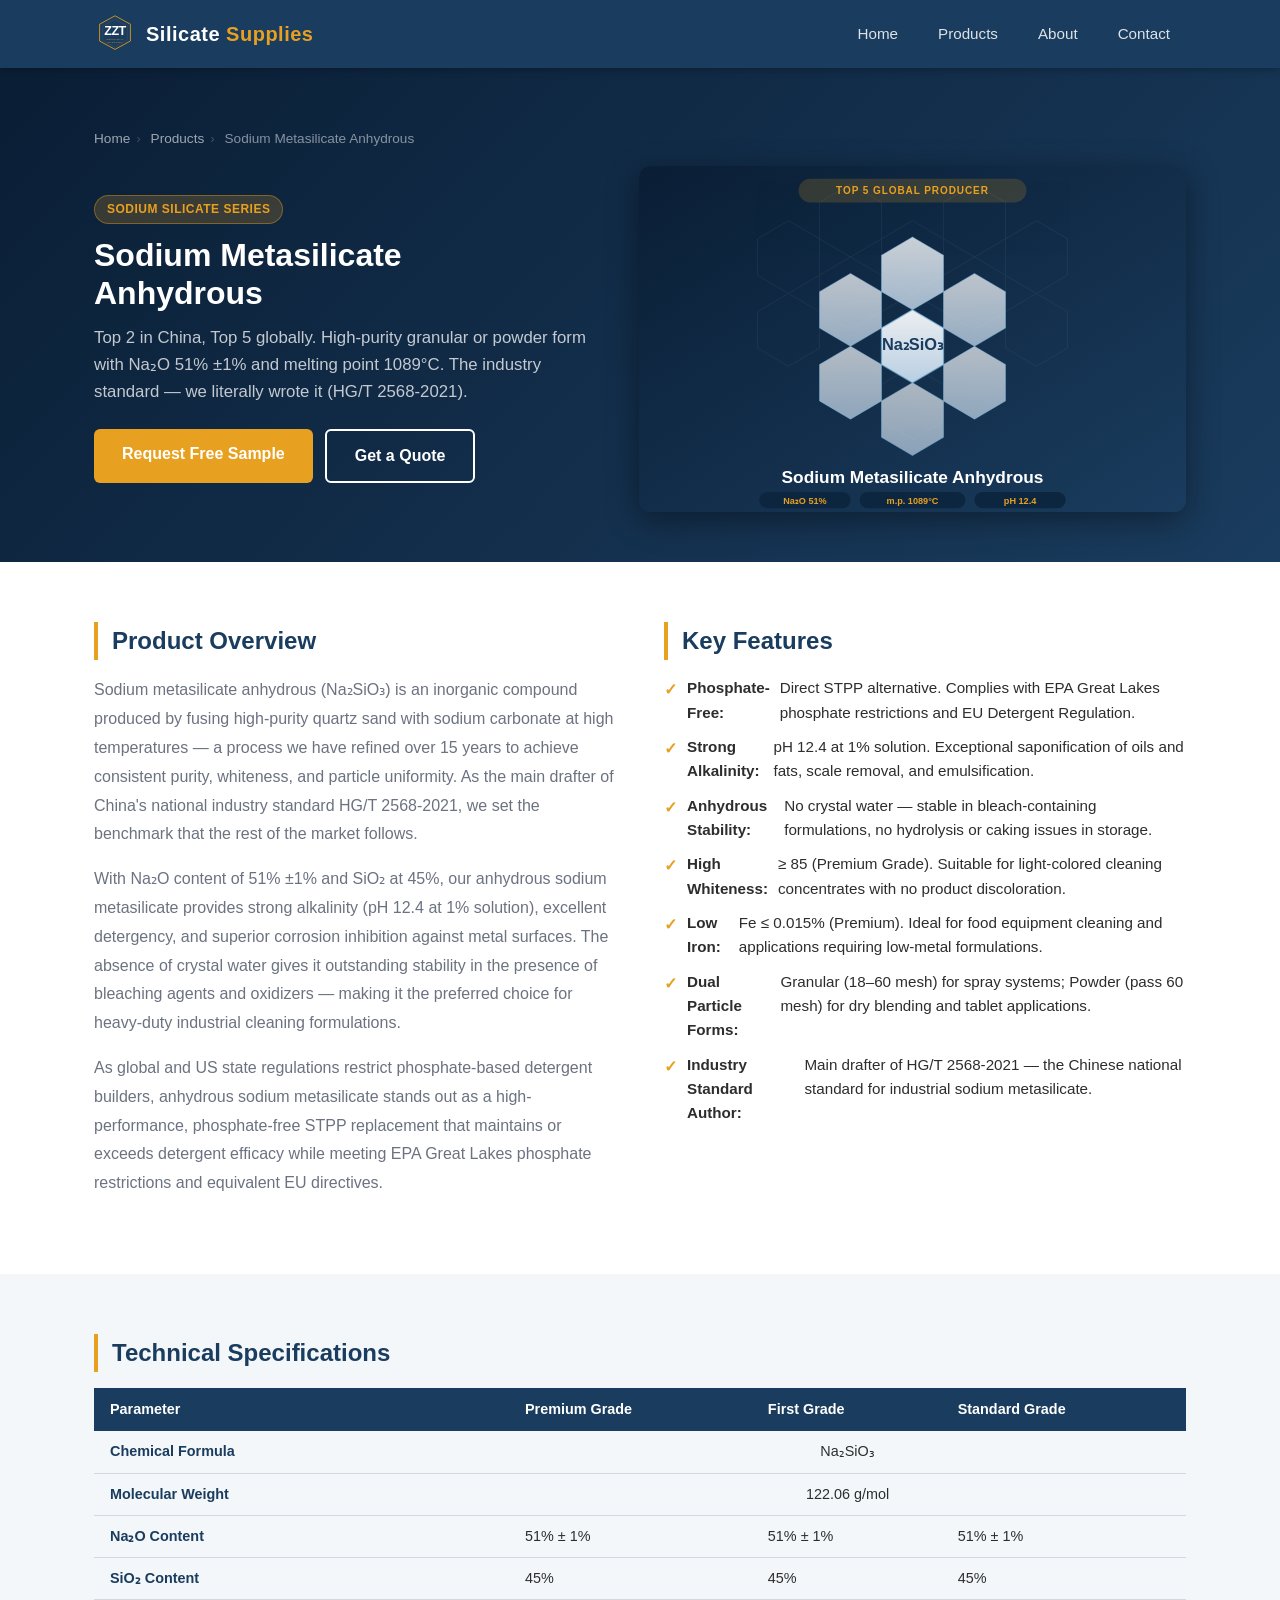
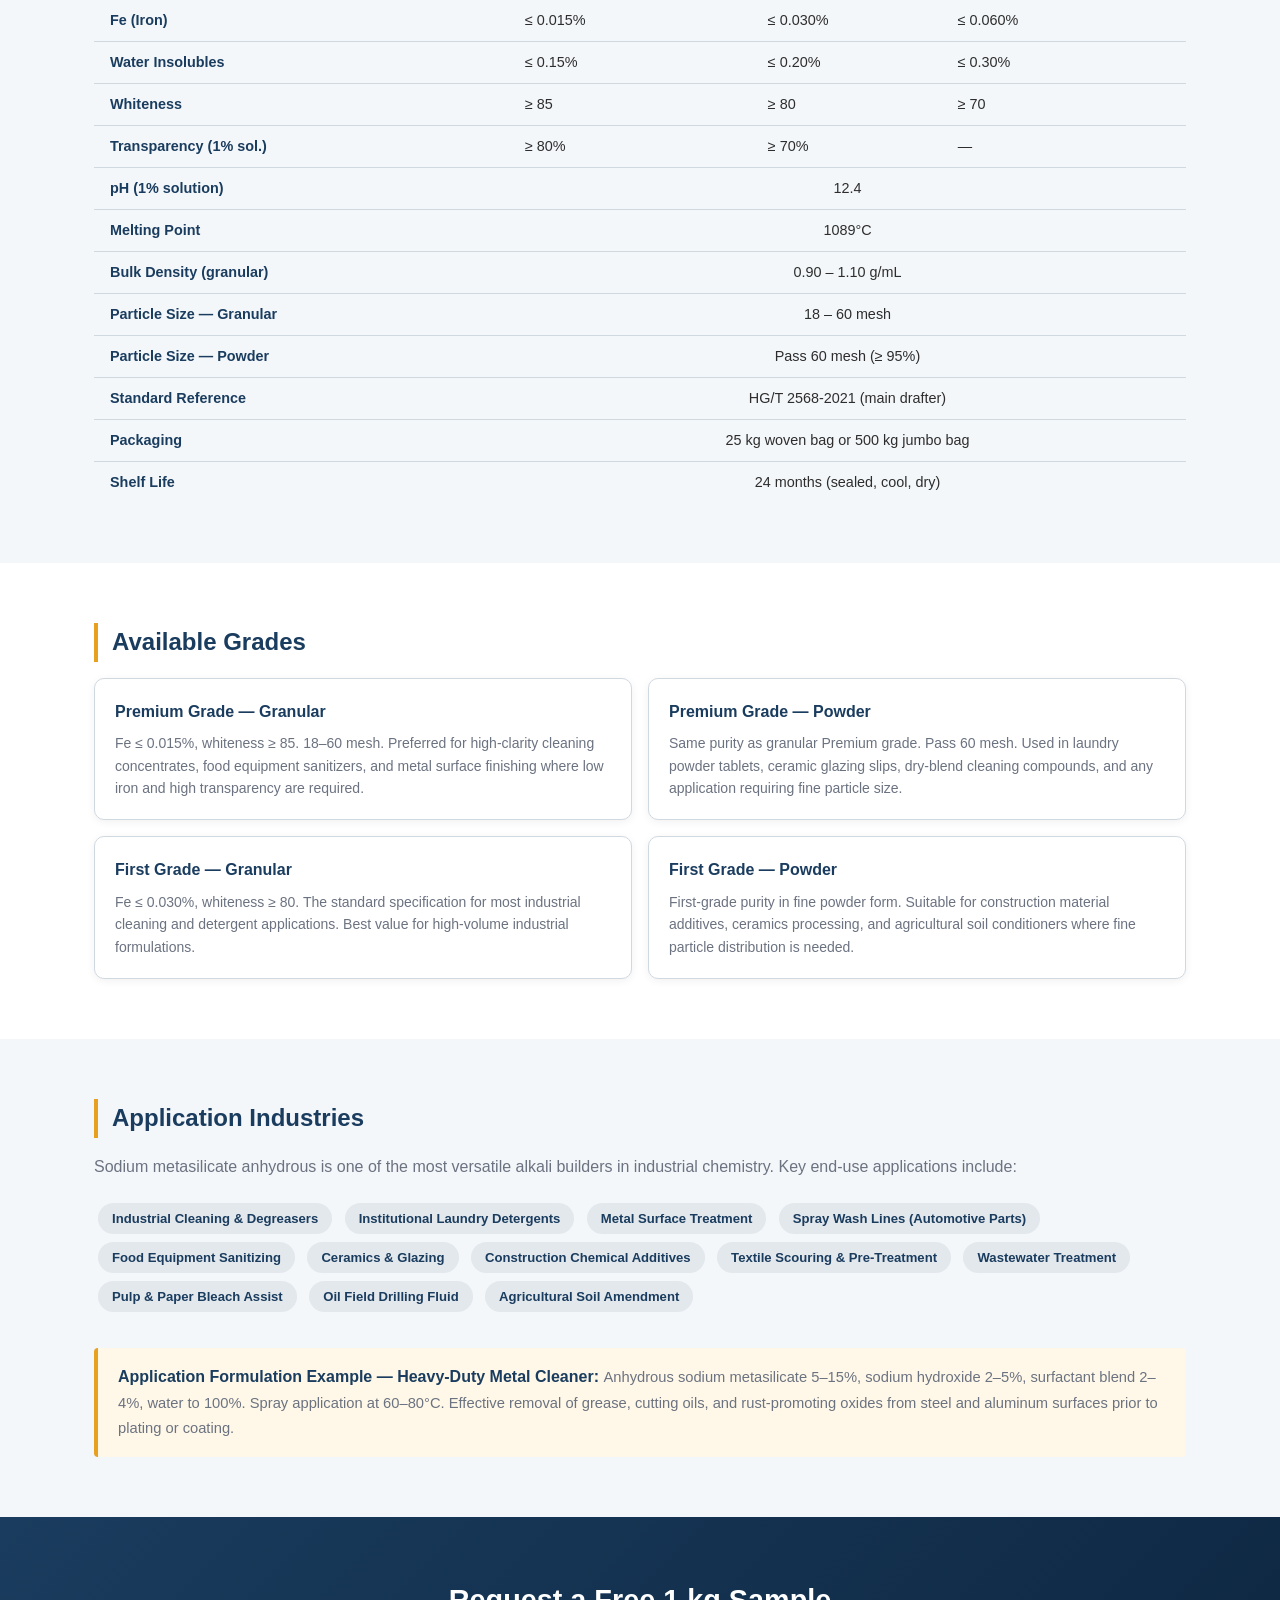
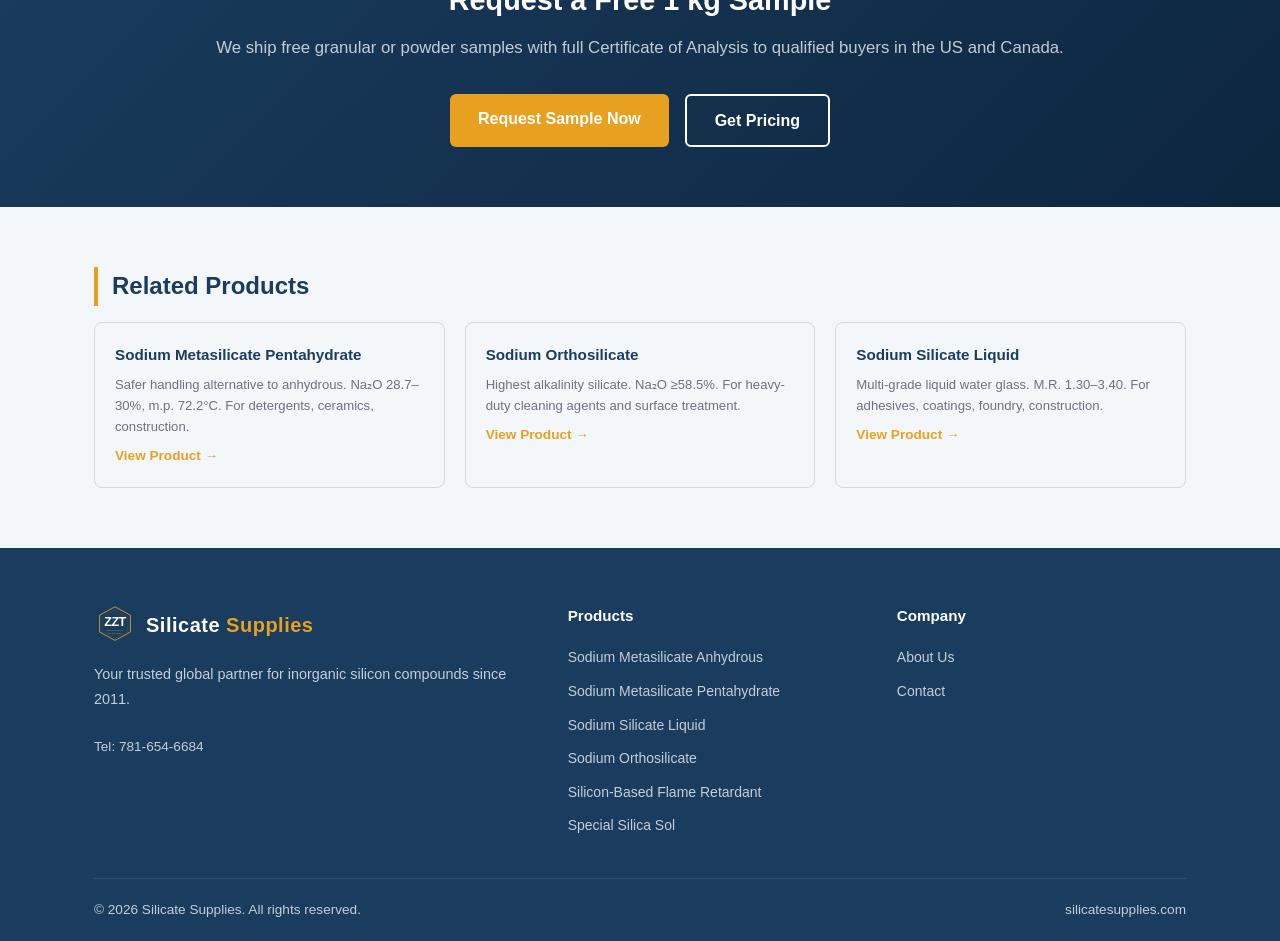
<file: products/sodium-metasilicate-anhydrous.html>
<!DOCTYPE html>
<html lang="en">
<head>
  <meta charset="UTF-8"/>
  <meta name="viewport" content="width=device-width, initial-scale=1.0"/>
  <title>Sodium Metasilicate Anhydrous | Top 5 Global Producer | Silicate Supplies</title>
  <meta name="description" content="Premium anhydrous sodium metasilicate (Na₂SiO₃). Na₂O 51%, granular or powder. Phosphate-free STPP replacement. Top 5 global producer. Free lab samples available. Boston, MA."/>
  <link rel="canonical" href="https://silicatesupplies.com/products/sodium-metasilicate-anhydrous.html"/>
  <link rel="stylesheet" href="../css/style.css"/>
  <style>
    .product-hero{background:linear-gradient(135deg,#0a1e35 0%,#1a3c5e 100%);padding:60px 0 50px;color:#fff;}
    .breadcrumb{font-size:.85rem;color:rgba(255,255,255,.5);margin-bottom:1rem;}
    .breadcrumb a{color:rgba(255,255,255,.6);}
    .breadcrumb a:hover{color:#e8a020;}
    .breadcrumb span{margin:0 6px;opacity:.4;}
    .product-hero-grid{display:grid;grid-template-columns:1fr 1.1fr;gap:48px;align-items:center;}
    .product-hero-img{border-radius:12px;overflow:hidden;box-shadow:0 8px 32px rgba(0,0,0,.4);}
    .product-hero-img img{width:100%;display:block;}
    .category-badge{display:inline-block;background:rgba(232,160,32,.2);color:#e8a020;border:1px solid rgba(232,160,32,.4);font-size:.75rem;font-weight:700;padding:4px 12px;border-radius:20px;letter-spacing:.5px;margin-bottom:.75rem;}
    .product-hero h1{font-size:2rem;font-weight:800;line-height:1.2;margin-bottom:.75rem;}
    .product-hero .tagline{color:rgba(255,255,255,.75);font-size:1.05rem;line-height:1.6;margin-bottom:1.5rem;}
    .hero-cta{display:flex;gap:12px;flex-wrap:wrap;}
    .content-section{padding:60px 0;}
    .content-section:nth-child(even){background:#f4f7fa;}
    .two-col{display:grid;grid-template-columns:1fr 1fr;gap:48px;align-items:start;}
    h2.sub{font-size:1.5rem;font-weight:700;color:#1a3c5e;margin-bottom:1rem;border-left:4px solid #e8a020;padding-left:14px;}
    .intro-text{color:#6b7280;line-height:1.8;font-size:1rem;}
    .intro-text p{margin-bottom:1rem;}
    .feature-list{list-style:none;display:flex;flex-direction:column;gap:10px;margin-top:.5rem;}
    .feature-list li{display:flex;gap:10px;align-items:flex-start;color:#2d2d2d;font-size:.95rem;}
    .feature-list li::before{content:"✓";color:#e8a020;font-weight:800;font-size:1rem;flex-shrink:0;margin-top:1px;}
    .spec-table{width:100%;border-collapse:collapse;font-size:.9rem;}
    .spec-table th{background:#1a3c5e;color:#fff;padding:10px 16px;text-align:left;font-weight:600;}
    .spec-table td{padding:9px 16px;border-bottom:1px solid #d1d9e0;color:#2d2d2d;}
    .spec-table tr:nth-child(even) td{background:#f4f7fa;}
    .spec-table tr:last-child td{border-bottom:none;}
    .spec-table td:first-child{font-weight:600;color:#1a3c5e;width:38%;}
    .grade-card{background:#fff;border:1px solid #d1d9e0;border-radius:10px;padding:20px;box-shadow:0 2px 8px rgba(0,0,0,.06);}
    .grade-card h4{font-size:1rem;font-weight:700;color:#1a3c5e;margin-bottom:.5rem;}
    .grade-card p{font-size:.875rem;color:#6b7280;line-height:1.6;}
    .grades-grid{display:grid;grid-template-columns:1fr 1fr;gap:16px;margin-top:1rem;}
    .app-tag{display:inline-block;background:rgba(26,60,94,.08);color:#1a3c5e;border-radius:20px;padding:5px 14px;font-size:.82rem;font-weight:600;margin:4px;}
    .cta-section{background:linear-gradient(135deg,#1a3c5e,#0d2640);padding:60px 0;text-align:center;color:#fff;}
    .cta-section h2{font-size:1.8rem;font-weight:800;margin-bottom:.75rem;}
    .cta-section p{color:rgba(255,255,255,.75);margin-bottom:2rem;font-size:1.05rem;}
    .cta-btns{display:flex;gap:16px;justify-content:center;flex-wrap:wrap;}
    .related-grid{display:grid;grid-template-columns:repeat(3,1fr);gap:20px;}
    .related-card{border:1px solid #d1d9e0;border-radius:8px;padding:20px;transition:box-shadow .2s;}
    .related-card:hover{box-shadow:0 4px 16px rgba(0,0,0,.1);}
    .related-card h4{font-size:.95rem;font-weight:700;color:#1a3c5e;margin-bottom:.4rem;}
    .related-card p{font-size:.82rem;color:#6b7280;}
    .related-card a{color:#e8a020;font-weight:600;font-size:.85rem;display:inline-block;margin-top:.5rem;}
    @media(max-width:900px){.product-hero-grid,.two-col,.grades-grid,.related-grid{grid-template-columns:1fr;}}
  </style>
  <script async src="https://www.googletagmanager.com/gtag/js?id=G-M0HXKRZHGF"></script>
  <script>window.dataLayer=window.dataLayer||[];function gtag(){dataLayer.push(arguments);}gtag('js',new Date());gtag('config','G-M0HXKRZHGF');</script>
</head>
<body>

<nav>
  <div class="container nav-inner">
    <a href="../index.html" class="nav-logo">
      <img src="../images/zzt-logo.svg" alt="ZZT logo" style="width:42px;height:42px;"/>
      <span class="nav-logo-text">Silicate <span>Supplies</span></span>
    </a>
    <ul class="nav-links">
      <li><a href="../index.html">Home</a></li>
      <li><a href="../index.html#products" class="active">Products</a></li>
      <li><a href="../index.html#about">About</a></li>
      <li><a href="../index.html#contact">Contact</a></li>
    </ul>
    <div class="hamburger" id="hamburger"><span></span><span></span><span></span></div>
  </div>
</nav>

<section class="product-hero">
  <div class="container">
    <div class="breadcrumb">
      <a href="../index.html">Home</a><span>›</span>
      <a href="../index.html#products">Products</a><span>›</span>
      Sodium Metasilicate Anhydrous
    </div>
    <div class="product-hero-grid">
      <div>
        <span class="category-badge">SODIUM SILICATE SERIES</span>
        <h1>Sodium Metasilicate<br/>Anhydrous</h1>
        <p class="tagline">Top 2 in China, Top 5 globally. High-purity granular or powder form with Na₂O 51% ±1% and melting point 1089°C. The industry standard — we literally wrote it (HG/T 2568-2021).</p>
        <div class="hero-cta">
          <a href="../index.html#contact" class="btn btn-primary">Request Free Sample</a>
          <a href="../index.html#contact" class="btn btn-outline">Get a Quote</a>
        </div>
      </div>
      <div class="product-hero-img">
        <img src="../images/product-metasilicate-anhydrous.svg" alt="Sodium Metasilicate Anhydrous crystal lattice illustration"/>
      </div>
    </div>
  </div>
</section>

<section class="content-section">
  <div class="container">
    <div class="two-col">
      <div>
        <h2 class="sub">Product Overview</h2>
        <div class="intro-text">
          <p>Sodium metasilicate anhydrous (Na₂SiO₃) is an inorganic compound produced by fusing high-purity quartz sand with sodium carbonate at high temperatures — a process we have refined over 15 years to achieve consistent purity, whiteness, and particle uniformity. As the main drafter of China's national industry standard HG/T 2568-2021, we set the benchmark that the rest of the market follows.</p>
          <p>With Na₂O content of 51% ±1% and SiO₂ at 45%, our anhydrous sodium metasilicate provides strong alkalinity (pH 12.4 at 1% solution), excellent detergency, and superior corrosion inhibition against metal surfaces. The absence of crystal water gives it outstanding stability in the presence of bleaching agents and oxidizers — making it the preferred choice for heavy-duty industrial cleaning formulations.</p>
          <p>As global and US state regulations restrict phosphate-based detergent builders, anhydrous sodium metasilicate stands out as a high-performance, phosphate-free STPP replacement that maintains or exceeds detergent efficacy while meeting EPA Great Lakes phosphate restrictions and equivalent EU directives.</p>
        </div>
      </div>
      <div>
        <h2 class="sub">Key Features</h2>
        <ul class="feature-list">
          <li><strong>Phosphate-Free:</strong> Direct STPP alternative. Complies with EPA Great Lakes phosphate restrictions and EU Detergent Regulation.</li>
          <li><strong>Strong Alkalinity:</strong> pH 12.4 at 1% solution. Exceptional saponification of oils and fats, scale removal, and emulsification.</li>
          <li><strong>Anhydrous Stability:</strong> No crystal water — stable in bleach-containing formulations, no hydrolysis or caking issues in storage.</li>
          <li><strong>High Whiteness:</strong> ≥ 85 (Premium Grade). Suitable for light-colored cleaning concentrates with no product discoloration.</li>
          <li><strong>Low Iron:</strong> Fe ≤ 0.015% (Premium). Ideal for food equipment cleaning and applications requiring low-metal formulations.</li>
          <li><strong>Dual Particle Forms:</strong> Granular (18–60 mesh) for spray systems; Powder (pass 60 mesh) for dry blending and tablet applications.</li>
          <li><strong>Industry Standard Author:</strong> Main drafter of HG/T 2568-2021 — the Chinese national standard for industrial sodium metasilicate.</li>
        </ul>
      </div>
    </div>
  </div>
</section>

<section class="content-section">
  <div class="container">
    <h2 class="sub">Technical Specifications</h2>
    <div style="overflow-x:auto;">
    <table class="spec-table">
      <thead>
        <tr><th>Parameter</th><th>Premium Grade</th><th>First Grade</th><th>Standard Grade</th></tr>
      </thead>
      <tbody>
        <tr><td>Chemical Formula</td><td colspan="3" style="text-align:center;">Na₂SiO₃</td></tr>
        <tr><td>Molecular Weight</td><td colspan="3" style="text-align:center;">122.06 g/mol</td></tr>
        <tr><td>Na₂O Content</td><td>51% ± 1%</td><td>51% ± 1%</td><td>51% ± 1%</td></tr>
        <tr><td>SiO₂ Content</td><td>45%</td><td>45%</td><td>45%</td></tr>
        <tr><td>Fe (Iron)</td><td>≤ 0.015%</td><td>≤ 0.030%</td><td>≤ 0.060%</td></tr>
        <tr><td>Water Insolubles</td><td>≤ 0.15%</td><td>≤ 0.20%</td><td>≤ 0.30%</td></tr>
        <tr><td>Whiteness</td><td>≥ 85</td><td>≥ 80</td><td>≥ 70</td></tr>
        <tr><td>Transparency (1% sol.)</td><td>≥ 80%</td><td>≥ 70%</td><td>—</td></tr>
        <tr><td>pH (1% solution)</td><td colspan="3" style="text-align:center;">12.4</td></tr>
        <tr><td>Melting Point</td><td colspan="3" style="text-align:center;">1089°C</td></tr>
        <tr><td>Bulk Density (granular)</td><td colspan="3" style="text-align:center;">0.90 – 1.10 g/mL</td></tr>
        <tr><td>Particle Size — Granular</td><td colspan="3" style="text-align:center;">18 – 60 mesh</td></tr>
        <tr><td>Particle Size — Powder</td><td colspan="3" style="text-align:center;">Pass 60 mesh (≥ 95%)</td></tr>
        <tr><td>Standard Reference</td><td colspan="3" style="text-align:center;">HG/T 2568-2021 (main drafter)</td></tr>
        <tr><td>Packaging</td><td colspan="3" style="text-align:center;">25 kg woven bag or 500 kg jumbo bag</td></tr>
        <tr><td>Shelf Life</td><td colspan="3" style="text-align:center;">24 months (sealed, cool, dry)</td></tr>
      </tbody>
    </table>
    </div>
  </div>
</section>

<section class="content-section">
  <div class="container">
    <h2 class="sub">Available Grades</h2>
    <div class="grades-grid">
      <div class="grade-card">
        <h4>Premium Grade — Granular</h4>
        <p>Fe ≤ 0.015%, whiteness ≥ 85. 18–60 mesh. Preferred for high-clarity cleaning concentrates, food equipment sanitizers, and metal surface finishing where low iron and high transparency are required.</p>
      </div>
      <div class="grade-card">
        <h4>Premium Grade — Powder</h4>
        <p>Same purity as granular Premium grade. Pass 60 mesh. Used in laundry powder tablets, ceramic glazing slips, dry-blend cleaning compounds, and any application requiring fine particle size.</p>
      </div>
      <div class="grade-card">
        <h4>First Grade — Granular</h4>
        <p>Fe ≤ 0.030%, whiteness ≥ 80. The standard specification for most industrial cleaning and detergent applications. Best value for high-volume industrial formulations.</p>
      </div>
      <div class="grade-card">
        <h4>First Grade — Powder</h4>
        <p>First-grade purity in fine powder form. Suitable for construction material additives, ceramics processing, and agricultural soil conditioners where fine particle distribution is needed.</p>
      </div>
    </div>
  </div>
</section>

<section class="content-section">
  <div class="container">
    <h2 class="sub">Application Industries</h2>
    <p style="color:#6b7280;margin-bottom:1.25rem;">Sodium metasilicate anhydrous is one of the most versatile alkali builders in industrial chemistry. Key end-use applications include:</p>
    <div>
      <span class="app-tag">Industrial Cleaning &amp; Degreasers</span>
      <span class="app-tag">Institutional Laundry Detergents</span>
      <span class="app-tag">Metal Surface Treatment</span>
      <span class="app-tag">Spray Wash Lines (Automotive Parts)</span>
      <span class="app-tag">Food Equipment Sanitizing</span>
      <span class="app-tag">Ceramics &amp; Glazing</span>
      <span class="app-tag">Construction Chemical Additives</span>
      <span class="app-tag">Textile Scouring &amp; Pre-Treatment</span>
      <span class="app-tag">Wastewater Treatment</span>
      <span class="app-tag">Pulp &amp; Paper Bleach Assist</span>
      <span class="app-tag">Oil Field Drilling Fluid</span>
      <span class="app-tag">Agricultural Soil Amendment</span>
    </div>
    <div style="margin-top:2rem;background:#fff8e8;border-left:4px solid #e8a020;padding:16px 20px;border-radius:4px;">
      <strong style="color:#1a3c5e;">Application Formulation Example — Heavy-Duty Metal Cleaner:</strong>
      <span style="color:#6b7280;font-size:.92rem;"> Anhydrous sodium metasilicate 5–15%, sodium hydroxide 2–5%, surfactant blend 2–4%, water to 100%. Spray application at 60–80°C. Effective removal of grease, cutting oils, and rust-promoting oxides from steel and aluminum surfaces prior to plating or coating.</span>
    </div>
  </div>
</section>

<section class="cta-section">
  <div class="container">
    <h2>Request a Free 1 kg Sample</h2>
    <p>We ship free granular or powder samples with full Certificate of Analysis to qualified buyers in the US and Canada.</p>
    <div class="cta-btns">
      <a href="../index.html#contact" class="btn btn-primary">Request Sample Now</a>
      <a href="../index.html#contact" class="btn btn-outline">Get Pricing</a>
    </div>
  </div>
</section>

<section class="content-section">
  <div class="container">
    <h2 class="sub">Related Products</h2>
    <div class="related-grid">
      <div class="related-card">
        <h4>Sodium Metasilicate Pentahydrate</h4>
        <p>Safer handling alternative to anhydrous. Na₂O 28.7–30%, m.p. 72.2°C. For detergents, ceramics, construction.</p>
        <a href="sodium-metasilicate-pentahydrate.html">View Product →</a>
      </div>
      <div class="related-card">
        <h4>Sodium Orthosilicate</h4>
        <p>Highest alkalinity silicate. Na₂O ≥58.5%. For heavy-duty cleaning agents and surface treatment.</p>
        <a href="sodium-orthosilicate.html">View Product →</a>
      </div>
      <div class="related-card">
        <h4>Sodium Silicate Liquid</h4>
        <p>Multi-grade liquid water glass. M.R. 1.30–3.40. For adhesives, coatings, foundry, construction.</p>
        <a href="sodium-silicate-liquid.html">View Product →</a>
      </div>
    </div>
  </div>
</section>

<footer>
  <div class="container">
    <div class="footer-top">
      <div class="footer-brand">
        <div class="nav-logo" style="margin-bottom:.75rem;">
          <img src="../images/zzt-logo.svg" alt="ZZT logo" style="width:42px;height:42px;"/>
          <span class="nav-logo-text">Silicate <span>Supplies</span></span>
        </div>
        <p>Your trusted global partner for inorganic silicon compounds since 2011.</p>
        <p style="font-size:.85rem;margin-top:.5rem;">Tel: 781-654-6684</p>
      </div>
      <div class="footer-col">
        <h4>Products</h4>
        <ul>
          <li><a href="sodium-metasilicate-anhydrous.html">Sodium Metasilicate Anhydrous</a></li>
          <li><a href="sodium-metasilicate-pentahydrate.html">Sodium Metasilicate Pentahydrate</a></li>
          <li><a href="sodium-silicate-liquid.html">Sodium Silicate Liquid</a></li>
          <li><a href="sodium-orthosilicate.html">Sodium Orthosilicate</a></li>
          <li><a href="silicon-based-fr.html">Silicon-Based Flame Retardant</a></li>
          <li><a href="special-silica-sol.html">Special Silica Sol</a></li>
        </ul>
      </div>
      <div class="footer-col">
        <h4>Company</h4>
        <ul>
          <li><a href="../index.html#about">About Us</a></li>
          <li><a href="../index.html#contact">Contact</a></li>
        </ul>
      </div>
    </div>
    <div class="footer-bottom">
      <span>&copy; 2026 Silicate Supplies. All rights reserved.</span>
      <span>silicatesupplies.com</span>
    </div>
  </div>
</footer>
<script src="../js/main.js"></script>
</body>
</html>
</file>
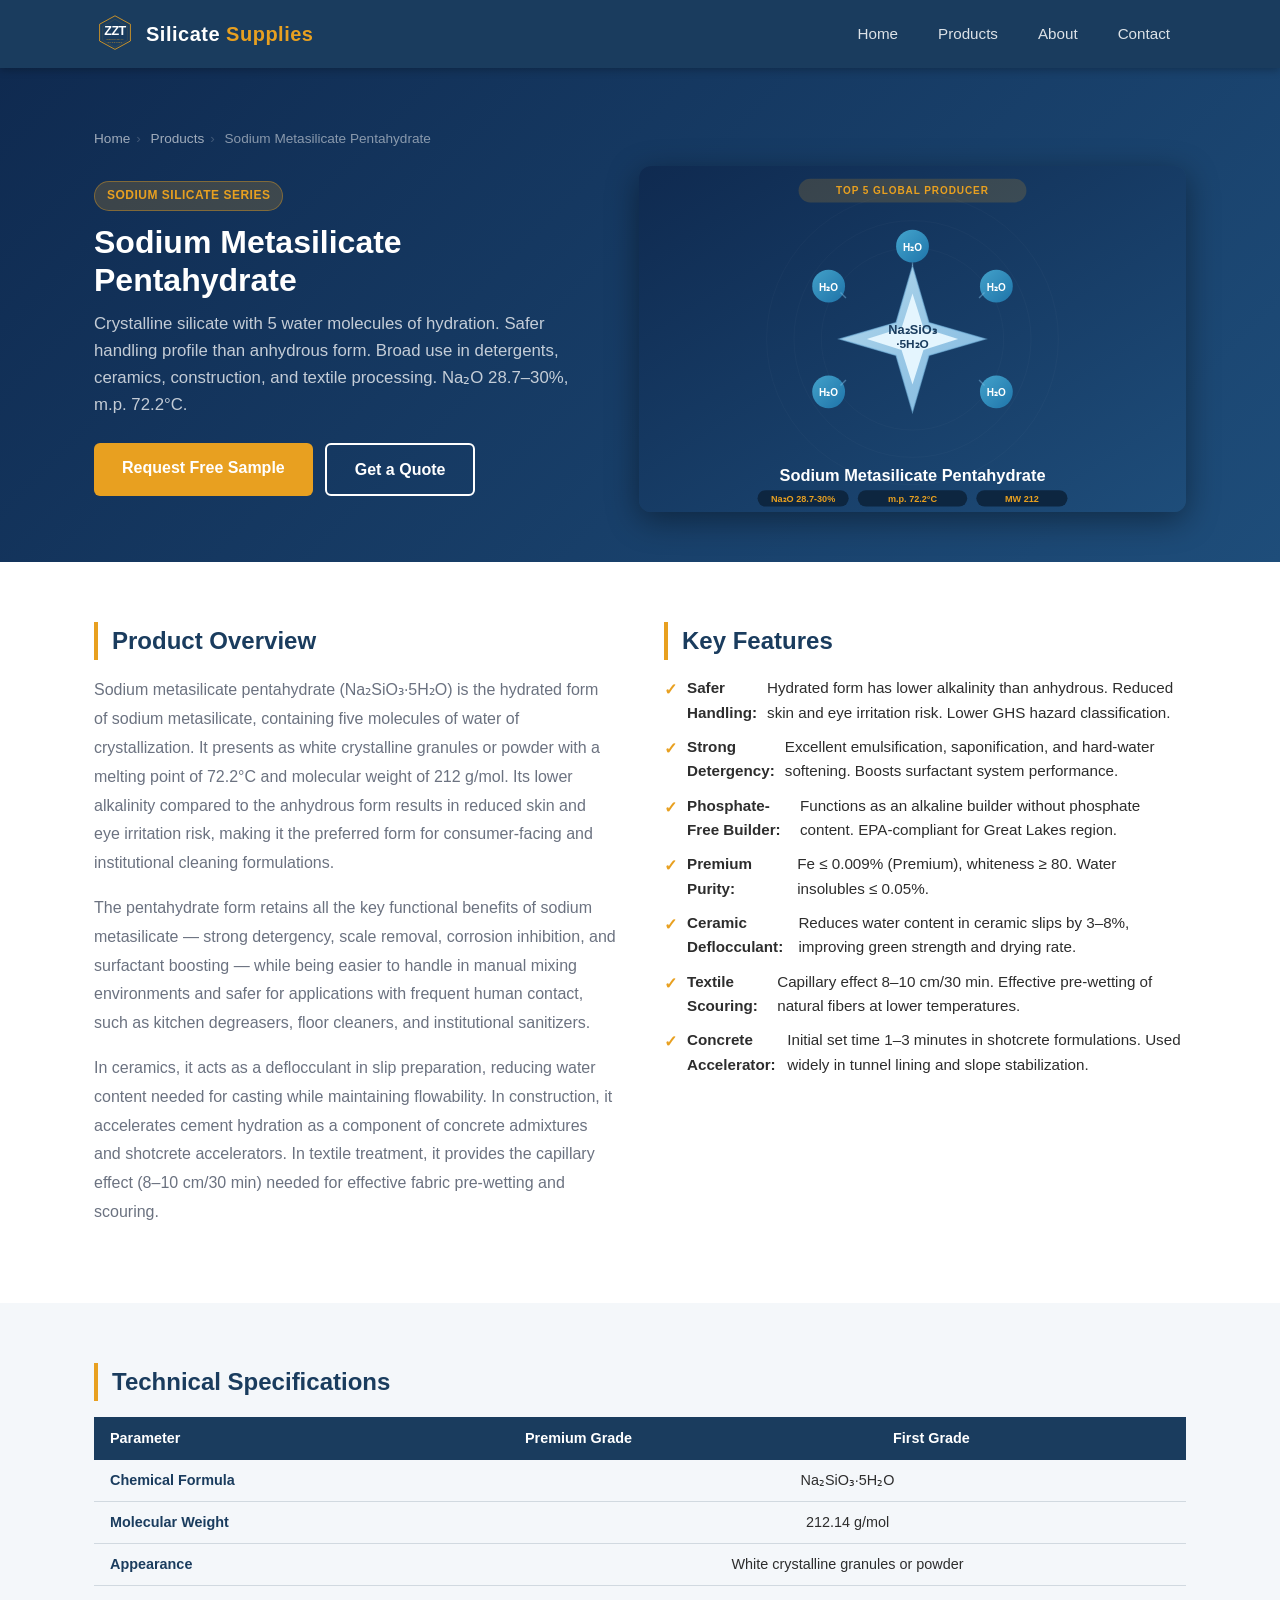
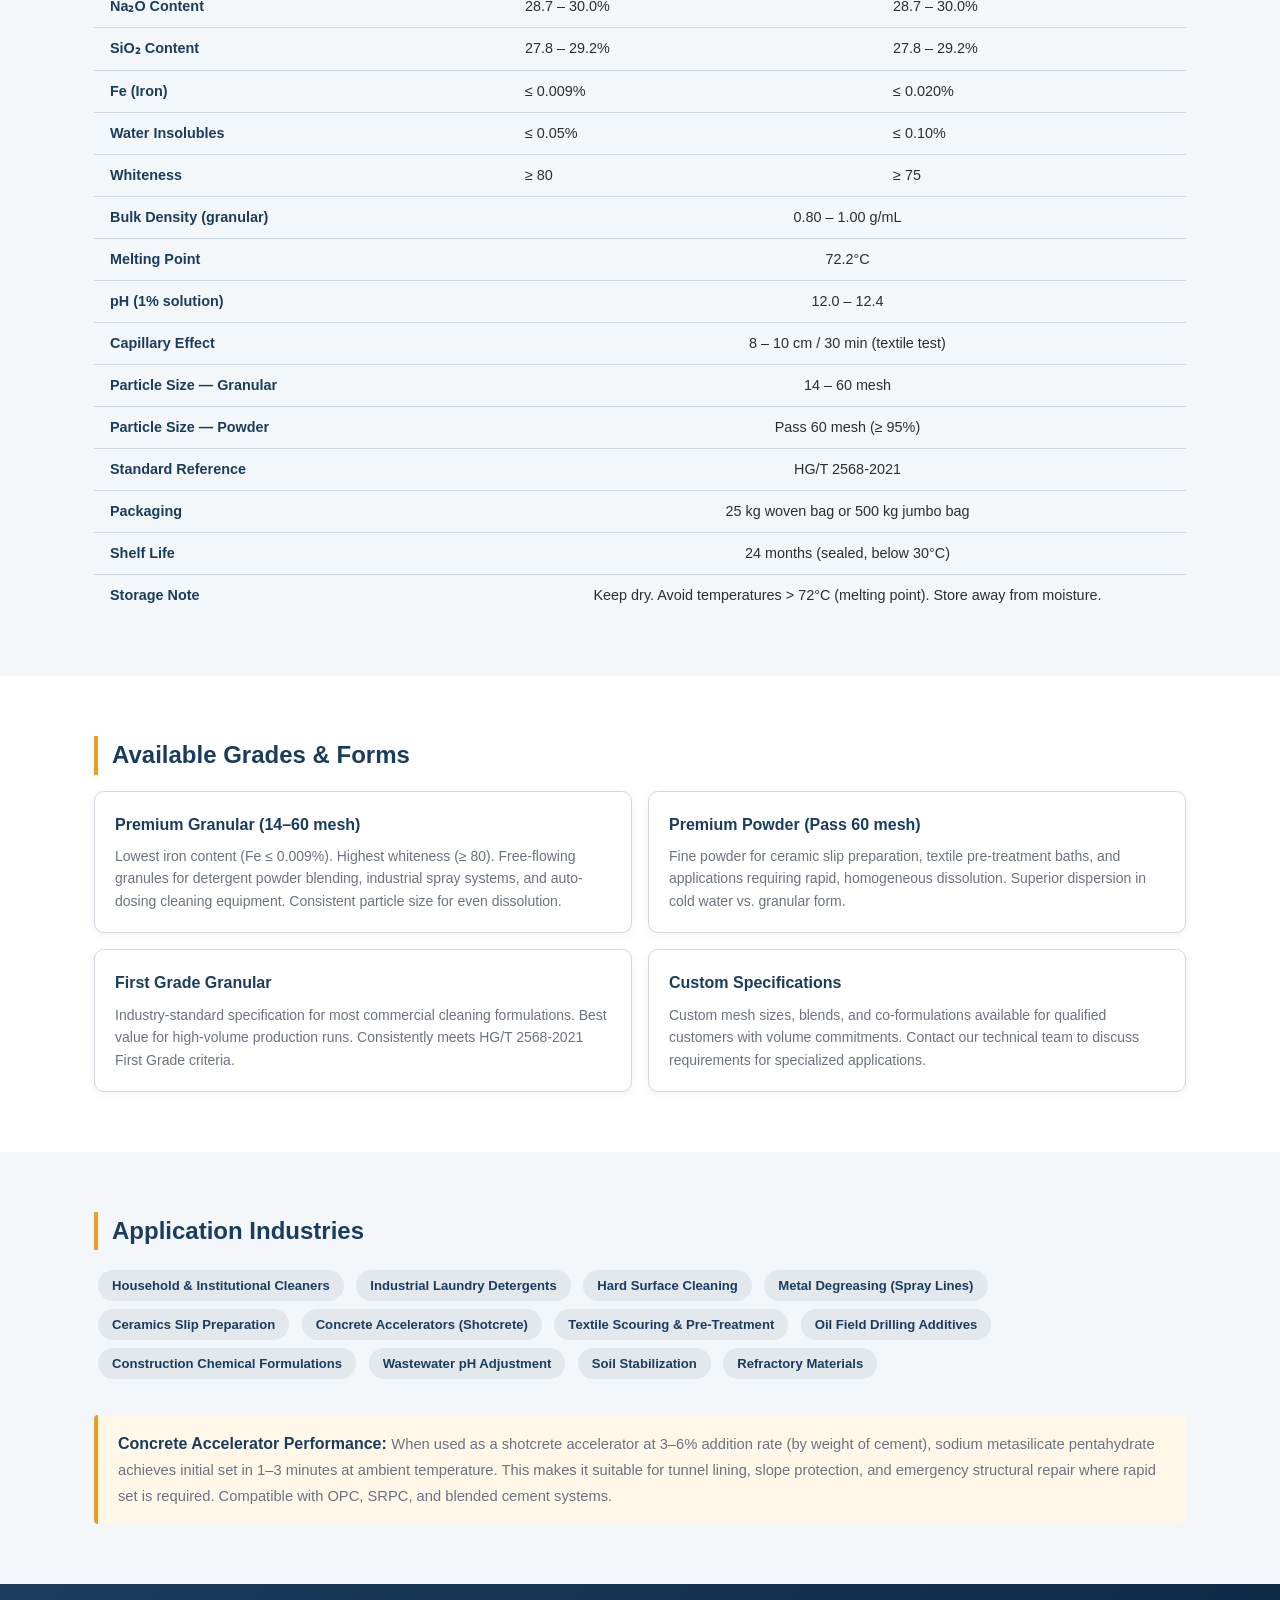
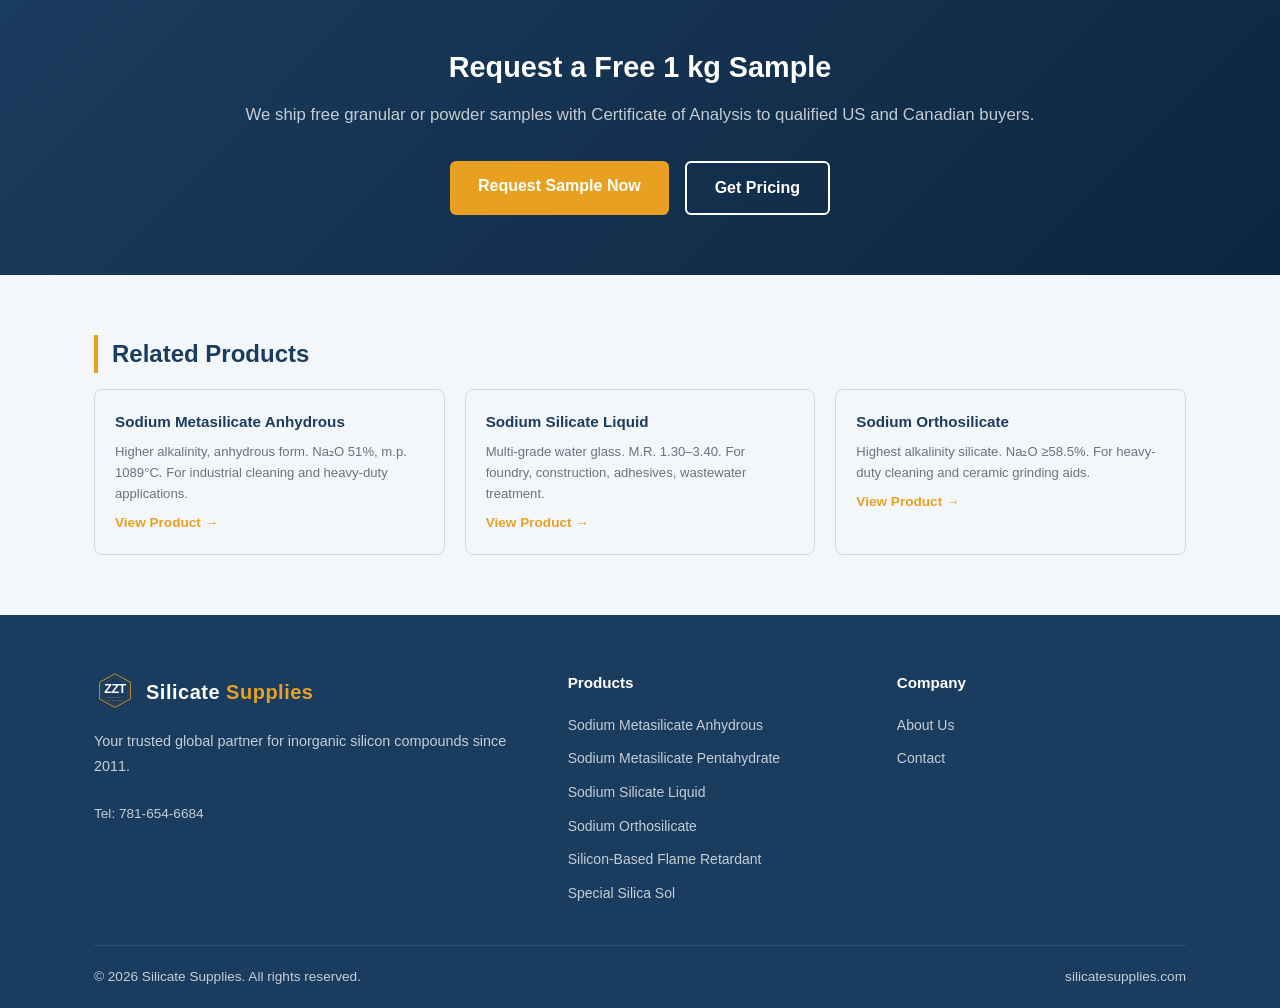
<file: products/sodium-metasilicate-pentahydrate.html>
<!DOCTYPE html>
<html lang="en">
<head>
  <meta charset="UTF-8"/>
  <meta name="viewport" content="width=device-width, initial-scale=1.0"/>
  <title>Sodium Metasilicate Pentahydrate | Top 5 Global Producer | Silicate Supplies</title>
  <meta name="description" content="Sodium metasilicate pentahydrate Na₂SiO₃·5H₂O. Na₂O 28.7–30%, m.p. 72.2°C. Safer handling than anhydrous. For detergents, ceramics, textiles, construction. Free samples available."/>
  <link rel="canonical" href="https://silicatesupplies.com/products/sodium-metasilicate-pentahydrate.html"/>
  <link rel="stylesheet" href="../css/style.css"/>
  <style>
    .product-hero{background:linear-gradient(135deg,#0f2a50 0%,#1e4d7a 100%);padding:60px 0 50px;color:#fff;}
    .breadcrumb{font-size:.85rem;color:rgba(255,255,255,.5);margin-bottom:1rem;}
    .breadcrumb a{color:rgba(255,255,255,.6);}
    .breadcrumb a:hover{color:#e8a020;}
    .breadcrumb span{margin:0 6px;opacity:.4;}
    .product-hero-grid{display:grid;grid-template-columns:1fr 1.1fr;gap:48px;align-items:center;}
    .product-hero-img{border-radius:12px;overflow:hidden;box-shadow:0 8px 32px rgba(0,0,0,.4);}
    .product-hero-img img{width:100%;display:block;}
    .category-badge{display:inline-block;background:rgba(232,160,32,.2);color:#e8a020;border:1px solid rgba(232,160,32,.4);font-size:.75rem;font-weight:700;padding:4px 12px;border-radius:20px;letter-spacing:.5px;margin-bottom:.75rem;}
    .product-hero h1{font-size:2rem;font-weight:800;line-height:1.2;margin-bottom:.75rem;}
    .product-hero .tagline{color:rgba(255,255,255,.75);font-size:1.05rem;line-height:1.6;margin-bottom:1.5rem;}
    .hero-cta{display:flex;gap:12px;flex-wrap:wrap;}
    .content-section{padding:60px 0;}
    .content-section:nth-child(even){background:#f4f7fa;}
    .two-col{display:grid;grid-template-columns:1fr 1fr;gap:48px;align-items:start;}
    h2.sub{font-size:1.5rem;font-weight:700;color:#1a3c5e;margin-bottom:1rem;border-left:4px solid #e8a020;padding-left:14px;}
    .intro-text{color:#6b7280;line-height:1.8;font-size:1rem;}
    .intro-text p{margin-bottom:1rem;}
    .feature-list{list-style:none;display:flex;flex-direction:column;gap:10px;margin-top:.5rem;}
    .feature-list li{display:flex;gap:10px;align-items:flex-start;color:#2d2d2d;font-size:.95rem;}
    .feature-list li::before{content:"✓";color:#e8a020;font-weight:800;font-size:1rem;flex-shrink:0;margin-top:1px;}
    .spec-table{width:100%;border-collapse:collapse;font-size:.9rem;}
    .spec-table th{background:#1a3c5e;color:#fff;padding:10px 16px;text-align:left;font-weight:600;}
    .spec-table td{padding:9px 16px;border-bottom:1px solid #d1d9e0;color:#2d2d2d;}
    .spec-table tr:nth-child(even) td{background:#f4f7fa;}
    .spec-table tr:last-child td{border-bottom:none;}
    .spec-table td:first-child{font-weight:600;color:#1a3c5e;width:38%;}
    .grade-card{background:#fff;border:1px solid #d1d9e0;border-radius:10px;padding:20px;box-shadow:0 2px 8px rgba(0,0,0,.06);}
    .grade-card h4{font-size:1rem;font-weight:700;color:#1a3c5e;margin-bottom:.5rem;}
    .grade-card p{font-size:.875rem;color:#6b7280;line-height:1.6;}
    .grades-grid{display:grid;grid-template-columns:1fr 1fr;gap:16px;margin-top:1rem;}
    .app-tag{display:inline-block;background:rgba(26,60,94,.08);color:#1a3c5e;border-radius:20px;padding:5px 14px;font-size:.82rem;font-weight:600;margin:4px;}
    .cta-section{background:linear-gradient(135deg,#1a3c5e,#0d2640);padding:60px 0;text-align:center;color:#fff;}
    .cta-section h2{font-size:1.8rem;font-weight:800;margin-bottom:.75rem;}
    .cta-section p{color:rgba(255,255,255,.75);margin-bottom:2rem;font-size:1.05rem;}
    .cta-btns{display:flex;gap:16px;justify-content:center;flex-wrap:wrap;}
    .related-grid{display:grid;grid-template-columns:repeat(3,1fr);gap:20px;}
    .related-card{border:1px solid #d1d9e0;border-radius:8px;padding:20px;transition:box-shadow .2s;}
    .related-card:hover{box-shadow:0 4px 16px rgba(0,0,0,.1);}
    .related-card h4{font-size:.95rem;font-weight:700;color:#1a3c5e;margin-bottom:.4rem;}
    .related-card p{font-size:.82rem;color:#6b7280;}
    .related-card a{color:#e8a020;font-weight:600;font-size:.85rem;display:inline-block;margin-top:.5rem;}
    @media(max-width:900px){.product-hero-grid,.two-col,.grades-grid,.related-grid{grid-template-columns:1fr;}}
  </style>
  <script async src="https://www.googletagmanager.com/gtag/js?id=G-M0HXKRZHGF"></script>
  <script>window.dataLayer=window.dataLayer||[];function gtag(){dataLayer.push(arguments);}gtag('js',new Date());gtag('config','G-M0HXKRZHGF');</script>
</head>
<body>

<nav>
  <div class="container nav-inner">
    <a href="../index.html" class="nav-logo">
      <img src="../images/zzt-logo.svg" alt="ZZT logo" style="width:42px;height:42px;"/>
      <span class="nav-logo-text">Silicate <span>Supplies</span></span>
    </a>
    <ul class="nav-links">
      <li><a href="../index.html">Home</a></li>
      <li><a href="../index.html#products" class="active">Products</a></li>
      <li><a href="../index.html#about">About</a></li>
      <li><a href="../index.html#contact">Contact</a></li>
    </ul>
    <div class="hamburger" id="hamburger"><span></span><span></span><span></span></div>
  </div>
</nav>

<section class="product-hero">
  <div class="container">
    <div class="breadcrumb">
      <a href="../index.html">Home</a><span>›</span>
      <a href="../index.html#products">Products</a><span>›</span>
      Sodium Metasilicate Pentahydrate
    </div>
    <div class="product-hero-grid">
      <div>
        <span class="category-badge">SODIUM SILICATE SERIES</span>
        <h1>Sodium Metasilicate<br/>Pentahydrate</h1>
        <p class="tagline">Crystalline silicate with 5 water molecules of hydration. Safer handling profile than anhydrous form. Broad use in detergents, ceramics, construction, and textile processing. Na₂O 28.7–30%, m.p. 72.2°C.</p>
        <div class="hero-cta">
          <a href="../index.html#contact" class="btn btn-primary">Request Free Sample</a>
          <a href="../index.html#contact" class="btn btn-outline">Get a Quote</a>
        </div>
      </div>
      <div class="product-hero-img">
        <img src="../images/product-metasilicate-pentahydrate.svg" alt="Sodium Metasilicate Pentahydrate crystal structure illustration"/>
      </div>
    </div>
  </div>
</section>

<section class="content-section">
  <div class="container">
    <div class="two-col">
      <div>
        <h2 class="sub">Product Overview</h2>
        <div class="intro-text">
          <p>Sodium metasilicate pentahydrate (Na₂SiO₃·5H₂O) is the hydrated form of sodium metasilicate, containing five molecules of water of crystallization. It presents as white crystalline granules or powder with a melting point of 72.2°C and molecular weight of 212 g/mol. Its lower alkalinity compared to the anhydrous form results in reduced skin and eye irritation risk, making it the preferred form for consumer-facing and institutional cleaning formulations.</p>
          <p>The pentahydrate form retains all the key functional benefits of sodium metasilicate — strong detergency, scale removal, corrosion inhibition, and surfactant boosting — while being easier to handle in manual mixing environments and safer for applications with frequent human contact, such as kitchen degreasers, floor cleaners, and institutional sanitizers.</p>
          <p>In ceramics, it acts as a deflocculant in slip preparation, reducing water content needed for casting while maintaining flowability. In construction, it accelerates cement hydration as a component of concrete admixtures and shotcrete accelerators. In textile treatment, it provides the capillary effect (8–10 cm/30 min) needed for effective fabric pre-wetting and scouring.</p>
        </div>
      </div>
      <div>
        <h2 class="sub">Key Features</h2>
        <ul class="feature-list">
          <li><strong>Safer Handling:</strong> Hydrated form has lower alkalinity than anhydrous. Reduced skin and eye irritation risk. Lower GHS hazard classification.</li>
          <li><strong>Strong Detergency:</strong> Excellent emulsification, saponification, and hard-water softening. Boosts surfactant system performance.</li>
          <li><strong>Phosphate-Free Builder:</strong> Functions as an alkaline builder without phosphate content. EPA-compliant for Great Lakes region.</li>
          <li><strong>Premium Purity:</strong> Fe ≤ 0.009% (Premium), whiteness ≥ 80. Water insolubles ≤ 0.05%.</li>
          <li><strong>Ceramic Deflocculant:</strong> Reduces water content in ceramic slips by 3–8%, improving green strength and drying rate.</li>
          <li><strong>Textile Scouring:</strong> Capillary effect 8–10 cm/30 min. Effective pre-wetting of natural fibers at lower temperatures.</li>
          <li><strong>Concrete Accelerator:</strong> Initial set time 1–3 minutes in shotcrete formulations. Used widely in tunnel lining and slope stabilization.</li>
        </ul>
      </div>
    </div>
  </div>
</section>

<section class="content-section">
  <div class="container">
    <h2 class="sub">Technical Specifications</h2>
    <div style="overflow-x:auto;">
    <table class="spec-table">
      <thead>
        <tr><th>Parameter</th><th>Premium Grade</th><th>First Grade</th></tr>
      </thead>
      <tbody>
        <tr><td>Chemical Formula</td><td colspan="2" style="text-align:center;">Na₂SiO₃·5H₂O</td></tr>
        <tr><td>Molecular Weight</td><td colspan="2" style="text-align:center;">212.14 g/mol</td></tr>
        <tr><td>Appearance</td><td colspan="2" style="text-align:center;">White crystalline granules or powder</td></tr>
        <tr><td>Na₂O Content</td><td>28.7 – 30.0%</td><td>28.7 – 30.0%</td></tr>
        <tr><td>SiO₂ Content</td><td>27.8 – 29.2%</td><td>27.8 – 29.2%</td></tr>
        <tr><td>Fe (Iron)</td><td>≤ 0.009%</td><td>≤ 0.020%</td></tr>
        <tr><td>Water Insolubles</td><td>≤ 0.05%</td><td>≤ 0.10%</td></tr>
        <tr><td>Whiteness</td><td>≥ 80</td><td>≥ 75</td></tr>
        <tr><td>Bulk Density (granular)</td><td colspan="2" style="text-align:center;">0.80 – 1.00 g/mL</td></tr>
        <tr><td>Melting Point</td><td colspan="2" style="text-align:center;">72.2°C</td></tr>
        <tr><td>pH (1% solution)</td><td colspan="2" style="text-align:center;">12.0 – 12.4</td></tr>
        <tr><td>Capillary Effect</td><td colspan="2" style="text-align:center;">8 – 10 cm / 30 min (textile test)</td></tr>
        <tr><td>Particle Size — Granular</td><td colspan="2" style="text-align:center;">14 – 60 mesh</td></tr>
        <tr><td>Particle Size — Powder</td><td colspan="2" style="text-align:center;">Pass 60 mesh (≥ 95%)</td></tr>
        <tr><td>Standard Reference</td><td colspan="2" style="text-align:center;">HG/T 2568-2021</td></tr>
        <tr><td>Packaging</td><td colspan="2" style="text-align:center;">25 kg woven bag or 500 kg jumbo bag</td></tr>
        <tr><td>Shelf Life</td><td colspan="2" style="text-align:center;">24 months (sealed, below 30°C)</td></tr>
        <tr><td>Storage Note</td><td colspan="2" style="text-align:center;">Keep dry. Avoid temperatures &gt; 72°C (melting point). Store away from moisture.</td></tr>
      </tbody>
    </table>
    </div>
  </div>
</section>

<section class="content-section">
  <div class="container">
    <h2 class="sub">Available Grades &amp; Forms</h2>
    <div class="grades-grid">
      <div class="grade-card">
        <h4>Premium Granular (14–60 mesh)</h4>
        <p>Lowest iron content (Fe ≤ 0.009%). Highest whiteness (≥ 80). Free-flowing granules for detergent powder blending, industrial spray systems, and auto-dosing cleaning equipment. Consistent particle size for even dissolution.</p>
      </div>
      <div class="grade-card">
        <h4>Premium Powder (Pass 60 mesh)</h4>
        <p>Fine powder for ceramic slip preparation, textile pre-treatment baths, and applications requiring rapid, homogeneous dissolution. Superior dispersion in cold water vs. granular form.</p>
      </div>
      <div class="grade-card">
        <h4>First Grade Granular</h4>
        <p>Industry-standard specification for most commercial cleaning formulations. Best value for high-volume production runs. Consistently meets HG/T 2568-2021 First Grade criteria.</p>
      </div>
      <div class="grade-card">
        <h4>Custom Specifications</h4>
        <p>Custom mesh sizes, blends, and co-formulations available for qualified customers with volume commitments. Contact our technical team to discuss requirements for specialized applications.</p>
      </div>
    </div>
  </div>
</section>

<section class="content-section">
  <div class="container">
    <h2 class="sub">Application Industries</h2>
    <div>
      <span class="app-tag">Household &amp; Institutional Cleaners</span>
      <span class="app-tag">Industrial Laundry Detergents</span>
      <span class="app-tag">Hard Surface Cleaning</span>
      <span class="app-tag">Metal Degreasing (Spray Lines)</span>
      <span class="app-tag">Ceramics Slip Preparation</span>
      <span class="app-tag">Concrete Accelerators (Shotcrete)</span>
      <span class="app-tag">Textile Scouring &amp; Pre-Treatment</span>
      <span class="app-tag">Oil Field Drilling Additives</span>
      <span class="app-tag">Construction Chemical Formulations</span>
      <span class="app-tag">Wastewater pH Adjustment</span>
      <span class="app-tag">Soil Stabilization</span>
      <span class="app-tag">Refractory Materials</span>
    </div>
    <div style="margin-top:2rem;background:#fff8e8;border-left:4px solid #e8a020;padding:16px 20px;border-radius:4px;">
      <strong style="color:#1a3c5e;">Concrete Accelerator Performance:</strong>
      <span style="color:#6b7280;font-size:.92rem;"> When used as a shotcrete accelerator at 3–6% addition rate (by weight of cement), sodium metasilicate pentahydrate achieves initial set in 1–3 minutes at ambient temperature. This makes it suitable for tunnel lining, slope protection, and emergency structural repair where rapid set is required. Compatible with OPC, SRPC, and blended cement systems.</span>
    </div>
  </div>
</section>

<section class="cta-section">
  <div class="container">
    <h2>Request a Free 1 kg Sample</h2>
    <p>We ship free granular or powder samples with Certificate of Analysis to qualified US and Canadian buyers.</p>
    <div class="cta-btns">
      <a href="../index.html#contact" class="btn btn-primary">Request Sample Now</a>
      <a href="../index.html#contact" class="btn btn-outline">Get Pricing</a>
    </div>
  </div>
</section>

<section class="content-section">
  <div class="container">
    <h2 class="sub">Related Products</h2>
    <div class="related-grid">
      <div class="related-card">
        <h4>Sodium Metasilicate Anhydrous</h4>
        <p>Higher alkalinity, anhydrous form. Na₂O 51%, m.p. 1089°C. For industrial cleaning and heavy-duty applications.</p>
        <a href="sodium-metasilicate-anhydrous.html">View Product →</a>
      </div>
      <div class="related-card">
        <h4>Sodium Silicate Liquid</h4>
        <p>Multi-grade water glass. M.R. 1.30–3.40. For foundry, construction, adhesives, wastewater treatment.</p>
        <a href="sodium-silicate-liquid.html">View Product →</a>
      </div>
      <div class="related-card">
        <h4>Sodium Orthosilicate</h4>
        <p>Highest alkalinity silicate. Na₂O ≥58.5%. For heavy-duty cleaning and ceramic grinding aids.</p>
        <a href="sodium-orthosilicate.html">View Product →</a>
      </div>
    </div>
  </div>
</section>

<footer>
  <div class="container">
    <div class="footer-top">
      <div class="footer-brand">
        <div class="nav-logo" style="margin-bottom:.75rem;">
          <img src="../images/zzt-logo.svg" alt="ZZT logo" style="width:42px;height:42px;"/>
          <span class="nav-logo-text">Silicate <span>Supplies</span></span>
        </div>
        <p>Your trusted global partner for inorganic silicon compounds since 2011.</p>
        <p style="font-size:.85rem;margin-top:.5rem;">Tel: 781-654-6684</p>
      </div>
      <div class="footer-col">
        <h4>Products</h4>
        <ul>
          <li><a href="sodium-metasilicate-anhydrous.html">Sodium Metasilicate Anhydrous</a></li>
          <li><a href="sodium-metasilicate-pentahydrate.html">Sodium Metasilicate Pentahydrate</a></li>
          <li><a href="sodium-silicate-liquid.html">Sodium Silicate Liquid</a></li>
          <li><a href="sodium-orthosilicate.html">Sodium Orthosilicate</a></li>
          <li><a href="silicon-based-fr.html">Silicon-Based Flame Retardant</a></li>
          <li><a href="special-silica-sol.html">Special Silica Sol</a></li>
        </ul>
      </div>
      <div class="footer-col">
        <h4>Company</h4>
        <ul>
          <li><a href="../index.html#about">About Us</a></li>
          <li><a href="../index.html#contact">Contact</a></li>
        </ul>
      </div>
    </div>
    <div class="footer-bottom">
      <span>&copy; 2026 Silicate Supplies. All rights reserved.</span>
      <span>silicatesupplies.com</span>
    </div>
  </div>
</footer>
<script src="../js/main.js"></script>
</body>
</html>
</file>
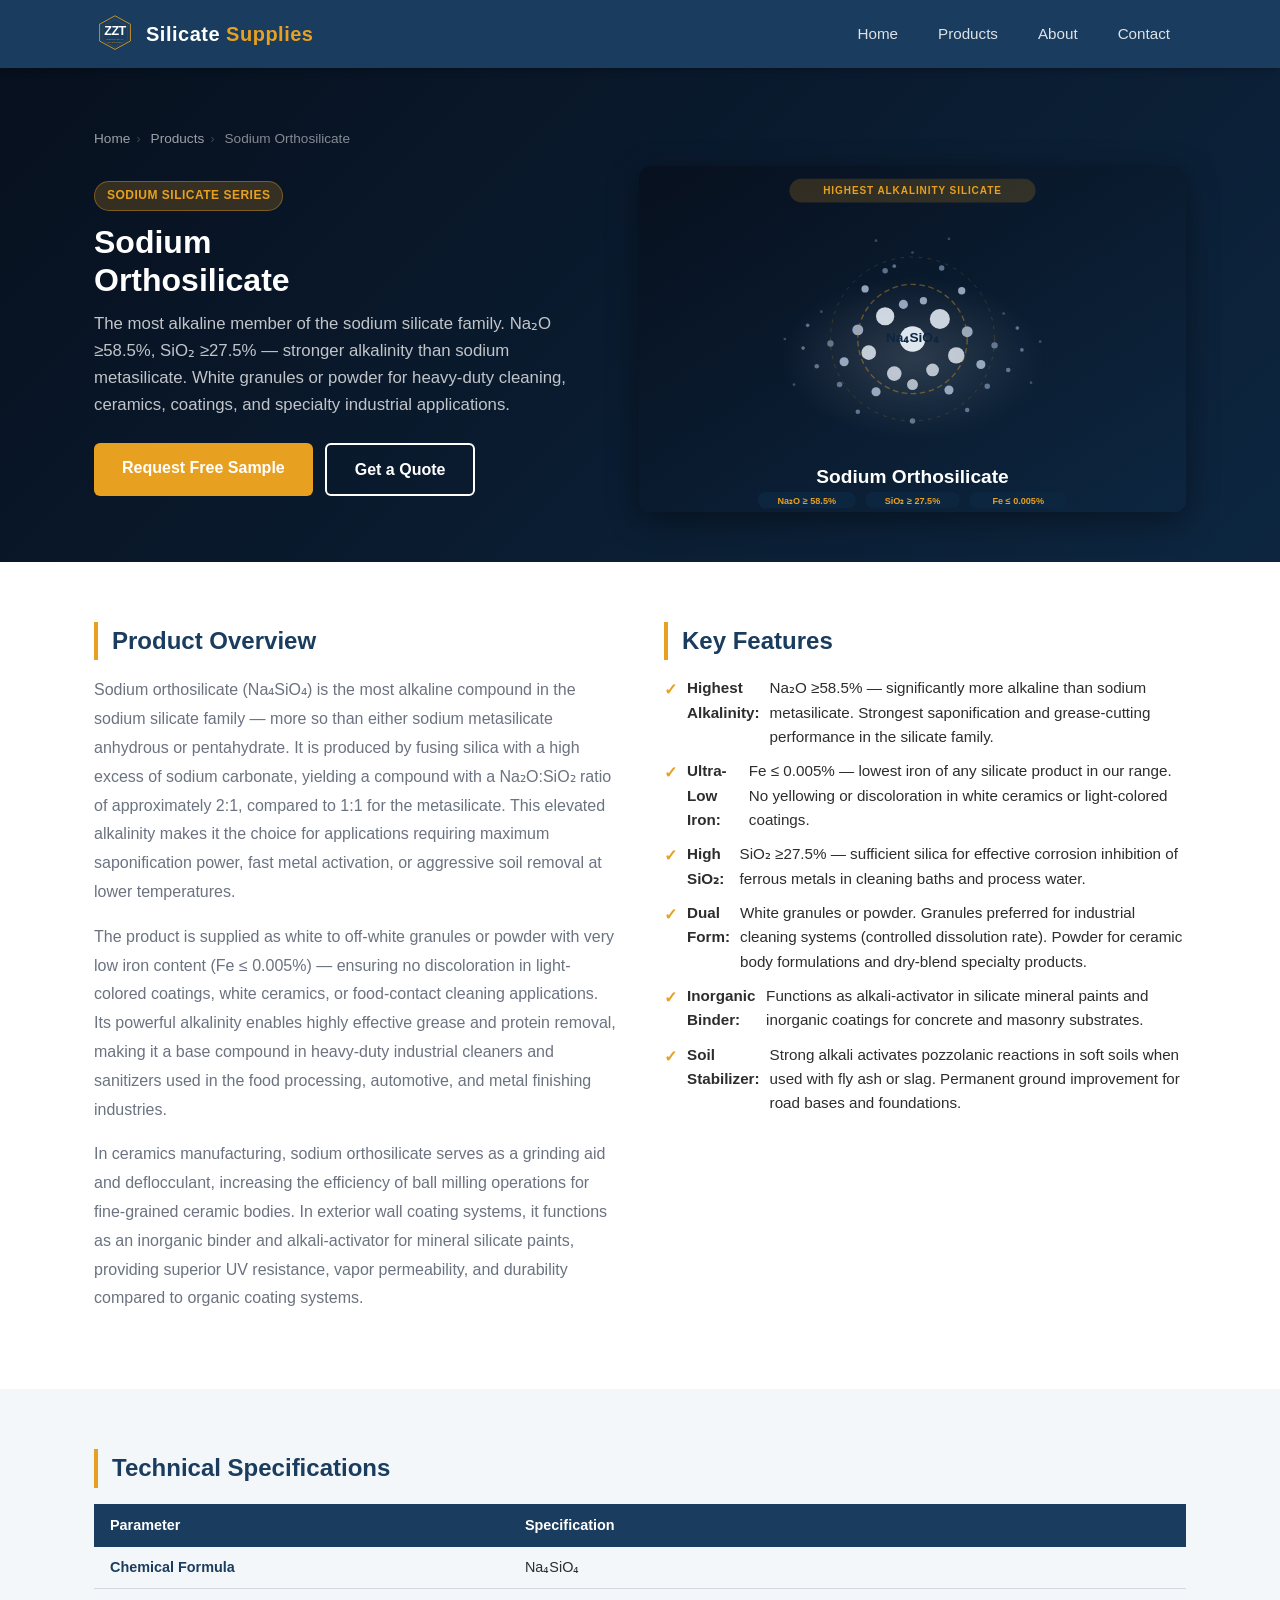
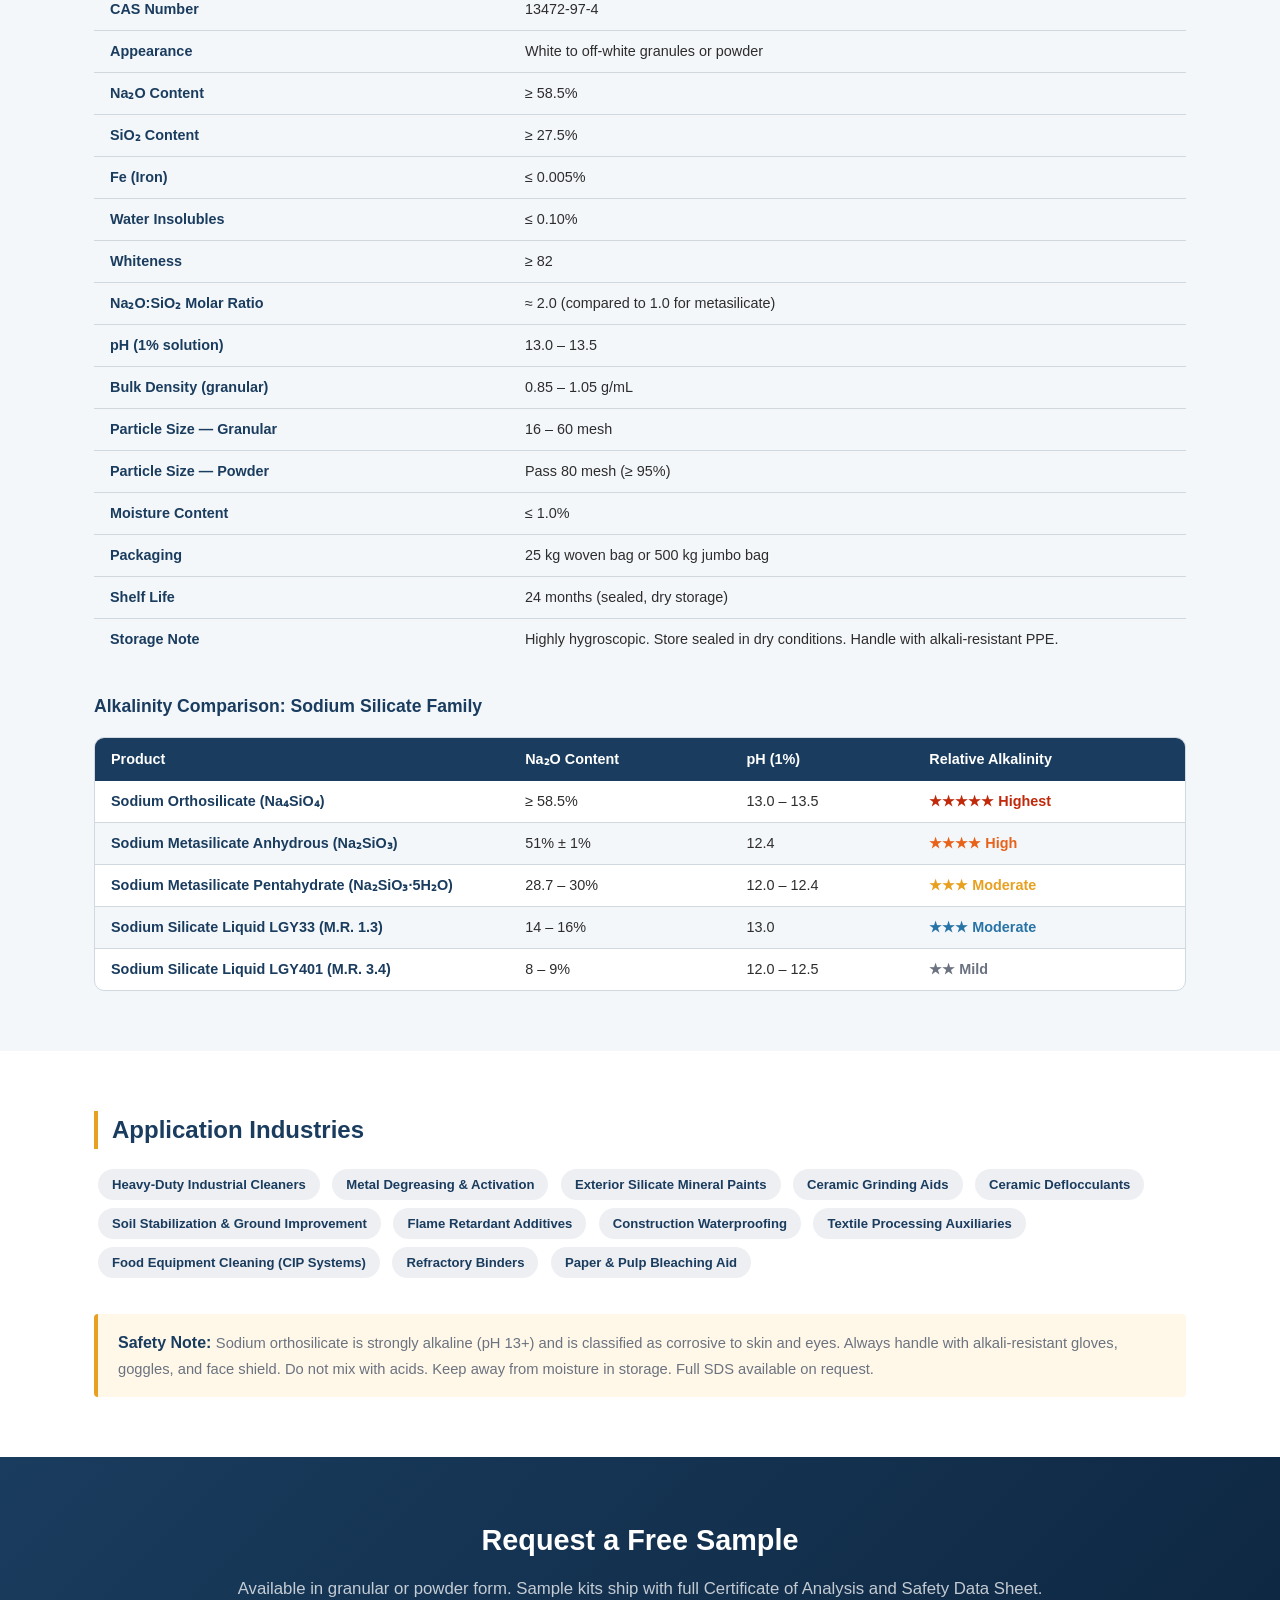
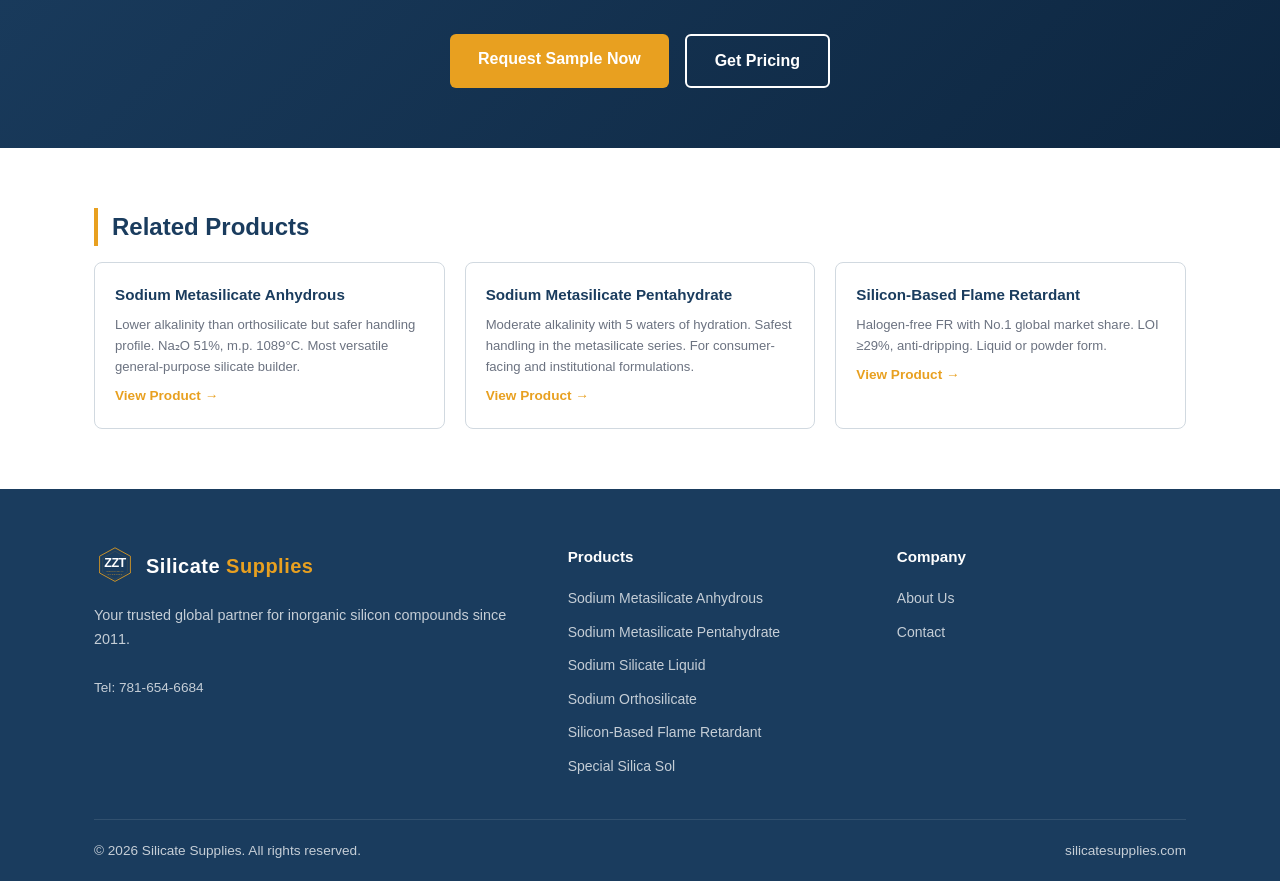
<file: products/sodium-orthosilicate.html>
<!DOCTYPE html>
<html lang="en">
<head>
  <meta charset="UTF-8"/>
  <meta name="viewport" content="width=device-width, initial-scale=1.0"/>
  <title>Sodium Orthosilicate | Highest Alkalinity Silicate | Silicate Supplies</title>
  <meta name="description" content="Sodium orthosilicate Na₄SiO₄. Na₂O ≥58.5%, SiO₂ ≥27.5%, Fe ≤0.005%. Highest alkalinity in the silicate family. For cleaning agents, ceramics, coatings, soil stabilization. Free samples."/>
  <link rel="canonical" href="https://silicatesupplies.com/products/sodium-orthosilicate.html"/>
  <link rel="stylesheet" href="../css/style.css"/>
  <style>
    .product-hero{background:linear-gradient(135deg,#07101e 0%,#0d2640 100%);padding:60px 0 50px;color:#fff;}
    .breadcrumb{font-size:.85rem;color:rgba(255,255,255,.5);margin-bottom:1rem;}
    .breadcrumb a{color:rgba(255,255,255,.6);}
    .breadcrumb a:hover{color:#e8a020;}
    .breadcrumb span{margin:0 6px;opacity:.4;}
    .product-hero-grid{display:grid;grid-template-columns:1fr 1.1fr;gap:48px;align-items:center;}
    .product-hero-img{border-radius:12px;overflow:hidden;box-shadow:0 8px 32px rgba(0,0,0,.4);}
    .product-hero-img img{width:100%;display:block;}
    .category-badge{display:inline-block;background:rgba(232,160,32,.2);color:#e8a020;border:1px solid rgba(232,160,32,.4);font-size:.75rem;font-weight:700;padding:4px 12px;border-radius:20px;letter-spacing:.5px;margin-bottom:.75rem;}
    .product-hero h1{font-size:2rem;font-weight:800;line-height:1.2;margin-bottom:.75rem;}
    .product-hero .tagline{color:rgba(255,255,255,.75);font-size:1.05rem;line-height:1.6;margin-bottom:1.5rem;}
    .hero-cta{display:flex;gap:12px;flex-wrap:wrap;}
    .content-section{padding:60px 0;}
    .content-section:nth-child(even){background:#f4f7fa;}
    .two-col{display:grid;grid-template-columns:1fr 1fr;gap:48px;align-items:start;}
    h2.sub{font-size:1.5rem;font-weight:700;color:#1a3c5e;margin-bottom:1rem;border-left:4px solid #e8a020;padding-left:14px;}
    .intro-text{color:#6b7280;line-height:1.8;font-size:1rem;}
    .intro-text p{margin-bottom:1rem;}
    .feature-list{list-style:none;display:flex;flex-direction:column;gap:10px;margin-top:.5rem;}
    .feature-list li{display:flex;gap:10px;align-items:flex-start;color:#2d2d2d;font-size:.95rem;}
    .feature-list li::before{content:"✓";color:#e8a020;font-weight:800;font-size:1rem;flex-shrink:0;margin-top:1px;}
    .spec-table{width:100%;border-collapse:collapse;font-size:.9rem;}
    .spec-table th{background:#1a3c5e;color:#fff;padding:10px 16px;text-align:left;font-weight:600;}
    .spec-table td{padding:9px 16px;border-bottom:1px solid #d1d9e0;color:#2d2d2d;}
    .spec-table tr:nth-child(even) td{background:#f4f7fa;}
    .spec-table tr:last-child td{border-bottom:none;}
    .spec-table td:first-child{font-weight:600;color:#1a3c5e;width:38%;}
    .app-tag{display:inline-block;background:rgba(26,60,94,.08);color:#1a3c5e;border-radius:20px;padding:5px 14px;font-size:.82rem;font-weight:600;margin:4px;}
    .cta-section{background:linear-gradient(135deg,#1a3c5e,#0d2640);padding:60px 0;text-align:center;color:#fff;}
    .cta-section h2{font-size:1.8rem;font-weight:800;margin-bottom:.75rem;}
    .cta-section p{color:rgba(255,255,255,.75);margin-bottom:2rem;font-size:1.05rem;}
    .cta-btns{display:flex;gap:16px;justify-content:center;flex-wrap:wrap;}
    .related-grid{display:grid;grid-template-columns:repeat(3,1fr);gap:20px;}
    .related-card{border:1px solid #d1d9e0;border-radius:8px;padding:20px;transition:box-shadow .2s;}
    .related-card:hover{box-shadow:0 4px 16px rgba(0,0,0,.1);}
    .related-card h4{font-size:.95rem;font-weight:700;color:#1a3c5e;margin-bottom:.4rem;}
    .related-card p{font-size:.82rem;color:#6b7280;}
    .related-card a{color:#e8a020;font-weight:600;font-size:.85rem;display:inline-block;margin-top:.5rem;}
    .compare-box{background:#fff;border:1px solid #d1d9e0;border-radius:10px;overflow:hidden;}
    @media(max-width:900px){.product-hero-grid,.two-col,.related-grid{grid-template-columns:1fr;}}
  </style>
  <script async src="https://www.googletagmanager.com/gtag/js?id=G-M0HXKRZHGF"></script>
  <script>window.dataLayer=window.dataLayer||[];function gtag(){dataLayer.push(arguments);}gtag('js',new Date());gtag('config','G-M0HXKRZHGF');</script>
</head>
<body>

<nav>
  <div class="container nav-inner">
    <a href="../index.html" class="nav-logo">
      <img src="../images/zzt-logo.svg" alt="ZZT logo" style="width:42px;height:42px;"/>
      <span class="nav-logo-text">Silicate <span>Supplies</span></span>
    </a>
    <ul class="nav-links">
      <li><a href="../index.html">Home</a></li>
      <li><a href="../index.html#products" class="active">Products</a></li>
      <li><a href="../index.html#about">About</a></li>
      <li><a href="../index.html#contact">Contact</a></li>
    </ul>
    <div class="hamburger" id="hamburger"><span></span><span></span><span></span></div>
  </div>
</nav>

<section class="product-hero">
  <div class="container">
    <div class="breadcrumb">
      <a href="../index.html">Home</a><span>›</span>
      <a href="../index.html#products">Products</a><span>›</span>
      Sodium Orthosilicate
    </div>
    <div class="product-hero-grid">
      <div>
        <span class="category-badge">SODIUM SILICATE SERIES</span>
        <h1>Sodium<br/>Orthosilicate</h1>
        <p class="tagline">The most alkaline member of the sodium silicate family. Na₂O ≥58.5%, SiO₂ ≥27.5% — stronger alkalinity than sodium metasilicate. White granules or powder for heavy-duty cleaning, ceramics, coatings, and specialty industrial applications.</p>
        <div class="hero-cta">
          <a href="../index.html#contact" class="btn btn-primary">Request Free Sample</a>
          <a href="../index.html#contact" class="btn btn-outline">Get a Quote</a>
        </div>
      </div>
      <div class="product-hero-img">
        <img src="../images/product-orthosilicate.svg" alt="Sodium Orthosilicate powder illustration"/>
      </div>
    </div>
  </div>
</section>

<section class="content-section">
  <div class="container">
    <div class="two-col">
      <div>
        <h2 class="sub">Product Overview</h2>
        <div class="intro-text">
          <p>Sodium orthosilicate (Na₄SiO₄) is the most alkaline compound in the sodium silicate family — more so than either sodium metasilicate anhydrous or pentahydrate. It is produced by fusing silica with a high excess of sodium carbonate, yielding a compound with a Na₂O:SiO₂ ratio of approximately 2:1, compared to 1:1 for the metasilicate. This elevated alkalinity makes it the choice for applications requiring maximum saponification power, fast metal activation, or aggressive soil removal at lower temperatures.</p>
          <p>The product is supplied as white to off-white granules or powder with very low iron content (Fe ≤ 0.005%) — ensuring no discoloration in light-colored coatings, white ceramics, or food-contact cleaning applications. Its powerful alkalinity enables highly effective grease and protein removal, making it a base compound in heavy-duty industrial cleaners and sanitizers used in the food processing, automotive, and metal finishing industries.</p>
          <p>In ceramics manufacturing, sodium orthosilicate serves as a grinding aid and deflocculant, increasing the efficiency of ball milling operations for fine-grained ceramic bodies. In exterior wall coating systems, it functions as an inorganic binder and alkali-activator for mineral silicate paints, providing superior UV resistance, vapor permeability, and durability compared to organic coating systems.</p>
        </div>
      </div>
      <div>
        <h2 class="sub">Key Features</h2>
        <ul class="feature-list">
          <li><strong>Highest Alkalinity:</strong> Na₂O ≥58.5% — significantly more alkaline than sodium metasilicate. Strongest saponification and grease-cutting performance in the silicate family.</li>
          <li><strong>Ultra-Low Iron:</strong> Fe ≤ 0.005% — lowest iron of any silicate product in our range. No yellowing or discoloration in white ceramics or light-colored coatings.</li>
          <li><strong>High SiO₂:</strong> SiO₂ ≥27.5% — sufficient silica for effective corrosion inhibition of ferrous metals in cleaning baths and process water.</li>
          <li><strong>Dual Form:</strong> White granules or powder. Granules preferred for industrial cleaning systems (controlled dissolution rate). Powder for ceramic body formulations and dry-blend specialty products.</li>
          <li><strong>Inorganic Binder:</strong> Functions as alkali-activator in silicate mineral paints and inorganic coatings for concrete and masonry substrates.</li>
          <li><strong>Soil Stabilizer:</strong> Strong alkali activates pozzolanic reactions in soft soils when used with fly ash or slag. Permanent ground improvement for road bases and foundations.</li>
        </ul>
      </div>
    </div>
  </div>
</section>

<section class="content-section">
  <div class="container">
    <h2 class="sub">Technical Specifications</h2>
    <div style="overflow-x:auto;">
    <table class="spec-table">
      <thead>
        <tr><th>Parameter</th><th>Specification</th></tr>
      </thead>
      <tbody>
        <tr><td>Chemical Formula</td><td>Na₄SiO₄</td></tr>
        <tr><td>CAS Number</td><td>13472-97-4</td></tr>
        <tr><td>Appearance</td><td>White to off-white granules or powder</td></tr>
        <tr><td>Na₂O Content</td><td>≥ 58.5%</td></tr>
        <tr><td>SiO₂ Content</td><td>≥ 27.5%</td></tr>
        <tr><td>Fe (Iron)</td><td>≤ 0.005%</td></tr>
        <tr><td>Water Insolubles</td><td>≤ 0.10%</td></tr>
        <tr><td>Whiteness</td><td>≥ 82</td></tr>
        <tr><td>Na₂O:SiO₂ Molar Ratio</td><td>≈ 2.0 (compared to 1.0 for metasilicate)</td></tr>
        <tr><td>pH (1% solution)</td><td>13.0 – 13.5</td></tr>
        <tr><td>Bulk Density (granular)</td><td>0.85 – 1.05 g/mL</td></tr>
        <tr><td>Particle Size — Granular</td><td>16 – 60 mesh</td></tr>
        <tr><td>Particle Size — Powder</td><td>Pass 80 mesh (≥ 95%)</td></tr>
        <tr><td>Moisture Content</td><td>≤ 1.0%</td></tr>
        <tr><td>Packaging</td><td>25 kg woven bag or 500 kg jumbo bag</td></tr>
        <tr><td>Shelf Life</td><td>24 months (sealed, dry storage)</td></tr>
        <tr><td>Storage Note</td><td>Highly hygroscopic. Store sealed in dry conditions. Handle with alkali-resistant PPE.</td></tr>
      </tbody>
    </table>
    </div>

    <!-- Alkalinity comparison -->
    <div style="margin-top:2rem;">
      <h3 style="font-size:1.1rem;font-weight:700;color:#1a3c5e;margin-bottom:1rem;">Alkalinity Comparison: Sodium Silicate Family</h3>
      <div class="compare-box">
        <table class="spec-table" style="margin:0;">
          <thead><tr><th>Product</th><th>Na₂O Content</th><th>pH (1%)</th><th>Relative Alkalinity</th></tr></thead>
          <tbody>
            <tr><td>Sodium Orthosilicate (Na₄SiO₄)</td><td>≥ 58.5%</td><td>13.0 – 13.5</td><td style="color:#c0290a;font-weight:700;">★★★★★ Highest</td></tr>
            <tr><td>Sodium Metasilicate Anhydrous (Na₂SiO₃)</td><td>51% ± 1%</td><td>12.4</td><td style="color:#e8621a;font-weight:700;">★★★★ High</td></tr>
            <tr><td>Sodium Metasilicate Pentahydrate (Na₂SiO₃·5H₂O)</td><td>28.7 – 30%</td><td>12.0 – 12.4</td><td style="color:#e8a020;font-weight:700;">★★★ Moderate</td></tr>
            <tr><td>Sodium Silicate Liquid LGY33 (M.R. 1.3)</td><td>14 – 16%</td><td>13.0</td><td style="color:#2874a6;font-weight:700;">★★★ Moderate</td></tr>
            <tr><td>Sodium Silicate Liquid LGY401 (M.R. 3.4)</td><td>8 – 9%</td><td>12.0 – 12.5</td><td style="color:#6b7280;font-weight:700;">★★ Mild</td></tr>
          </tbody>
        </table>
      </div>
    </div>
  </div>
</section>

<section class="content-section">
  <div class="container">
    <h2 class="sub">Application Industries</h2>
    <div>
      <span class="app-tag">Heavy-Duty Industrial Cleaners</span>
      <span class="app-tag">Metal Degreasing &amp; Activation</span>
      <span class="app-tag">Exterior Silicate Mineral Paints</span>
      <span class="app-tag">Ceramic Grinding Aids</span>
      <span class="app-tag">Ceramic Deflocculants</span>
      <span class="app-tag">Soil Stabilization &amp; Ground Improvement</span>
      <span class="app-tag">Flame Retardant Additives</span>
      <span class="app-tag">Construction Waterproofing</span>
      <span class="app-tag">Textile Processing Auxiliaries</span>
      <span class="app-tag">Food Equipment Cleaning (CIP Systems)</span>
      <span class="app-tag">Refractory Binders</span>
      <span class="app-tag">Paper &amp; Pulp Bleaching Aid</span>
    </div>
    <div style="margin-top:2rem;background:#fff8e8;border-left:4px solid #e8a020;padding:16px 20px;border-radius:4px;">
      <strong style="color:#1a3c5e;">Safety Note:</strong>
      <span style="color:#6b7280;font-size:.92rem;"> Sodium orthosilicate is strongly alkaline (pH 13+) and is classified as corrosive to skin and eyes. Always handle with alkali-resistant gloves, goggles, and face shield. Do not mix with acids. Keep away from moisture in storage. Full SDS available on request.</span>
    </div>
  </div>
</section>

<section class="cta-section">
  <div class="container">
    <h2>Request a Free Sample</h2>
    <p>Available in granular or powder form. Sample kits ship with full Certificate of Analysis and Safety Data Sheet.</p>
    <div class="cta-btns">
      <a href="../index.html#contact" class="btn btn-primary">Request Sample Now</a>
      <a href="../index.html#contact" class="btn btn-outline">Get Pricing</a>
    </div>
  </div>
</section>

<section class="content-section">
  <div class="container">
    <h2 class="sub">Related Products</h2>
    <div class="related-grid">
      <div class="related-card">
        <h4>Sodium Metasilicate Anhydrous</h4>
        <p>Lower alkalinity than orthosilicate but safer handling profile. Na₂O 51%, m.p. 1089°C. Most versatile general-purpose silicate builder.</p>
        <a href="sodium-metasilicate-anhydrous.html">View Product →</a>
      </div>
      <div class="related-card">
        <h4>Sodium Metasilicate Pentahydrate</h4>
        <p>Moderate alkalinity with 5 waters of hydration. Safest handling in the metasilicate series. For consumer-facing and institutional formulations.</p>
        <a href="sodium-metasilicate-pentahydrate.html">View Product →</a>
      </div>
      <div class="related-card">
        <h4>Silicon-Based Flame Retardant</h4>
        <p>Halogen-free FR with No.1 global market share. LOI ≥29%, anti-dripping. Liquid or powder form.</p>
        <a href="silicon-based-fr.html">View Product →</a>
      </div>
    </div>
  </div>
</section>

<footer>
  <div class="container">
    <div class="footer-top">
      <div class="footer-brand">
        <div class="nav-logo" style="margin-bottom:.75rem;">
          <img src="../images/zzt-logo.svg" alt="ZZT logo" style="width:42px;height:42px;"/>
          <span class="nav-logo-text">Silicate <span>Supplies</span></span>
        </div>
        <p>Your trusted global partner for inorganic silicon compounds since 2011.</p>
        <p style="font-size:.85rem;margin-top:.5rem;">Tel: 781-654-6684</p>
      </div>
      <div class="footer-col">
        <h4>Products</h4>
        <ul>
          <li><a href="sodium-metasilicate-anhydrous.html">Sodium Metasilicate Anhydrous</a></li>
          <li><a href="sodium-metasilicate-pentahydrate.html">Sodium Metasilicate Pentahydrate</a></li>
          <li><a href="sodium-silicate-liquid.html">Sodium Silicate Liquid</a></li>
          <li><a href="sodium-orthosilicate.html">Sodium Orthosilicate</a></li>
          <li><a href="silicon-based-fr.html">Silicon-Based Flame Retardant</a></li>
          <li><a href="special-silica-sol.html">Special Silica Sol</a></li>
        </ul>
      </div>
      <div class="footer-col">
        <h4>Company</h4>
        <ul>
          <li><a href="../index.html#about">About Us</a></li>
          <li><a href="../index.html#contact">Contact</a></li>
        </ul>
      </div>
    </div>
    <div class="footer-bottom">
      <span>&copy; 2026 Silicate Supplies. All rights reserved.</span>
      <span>silicatesupplies.com</span>
    </div>
  </div>
</footer>
<script src="../js/main.js"></script>
</body>
</html>
</file>
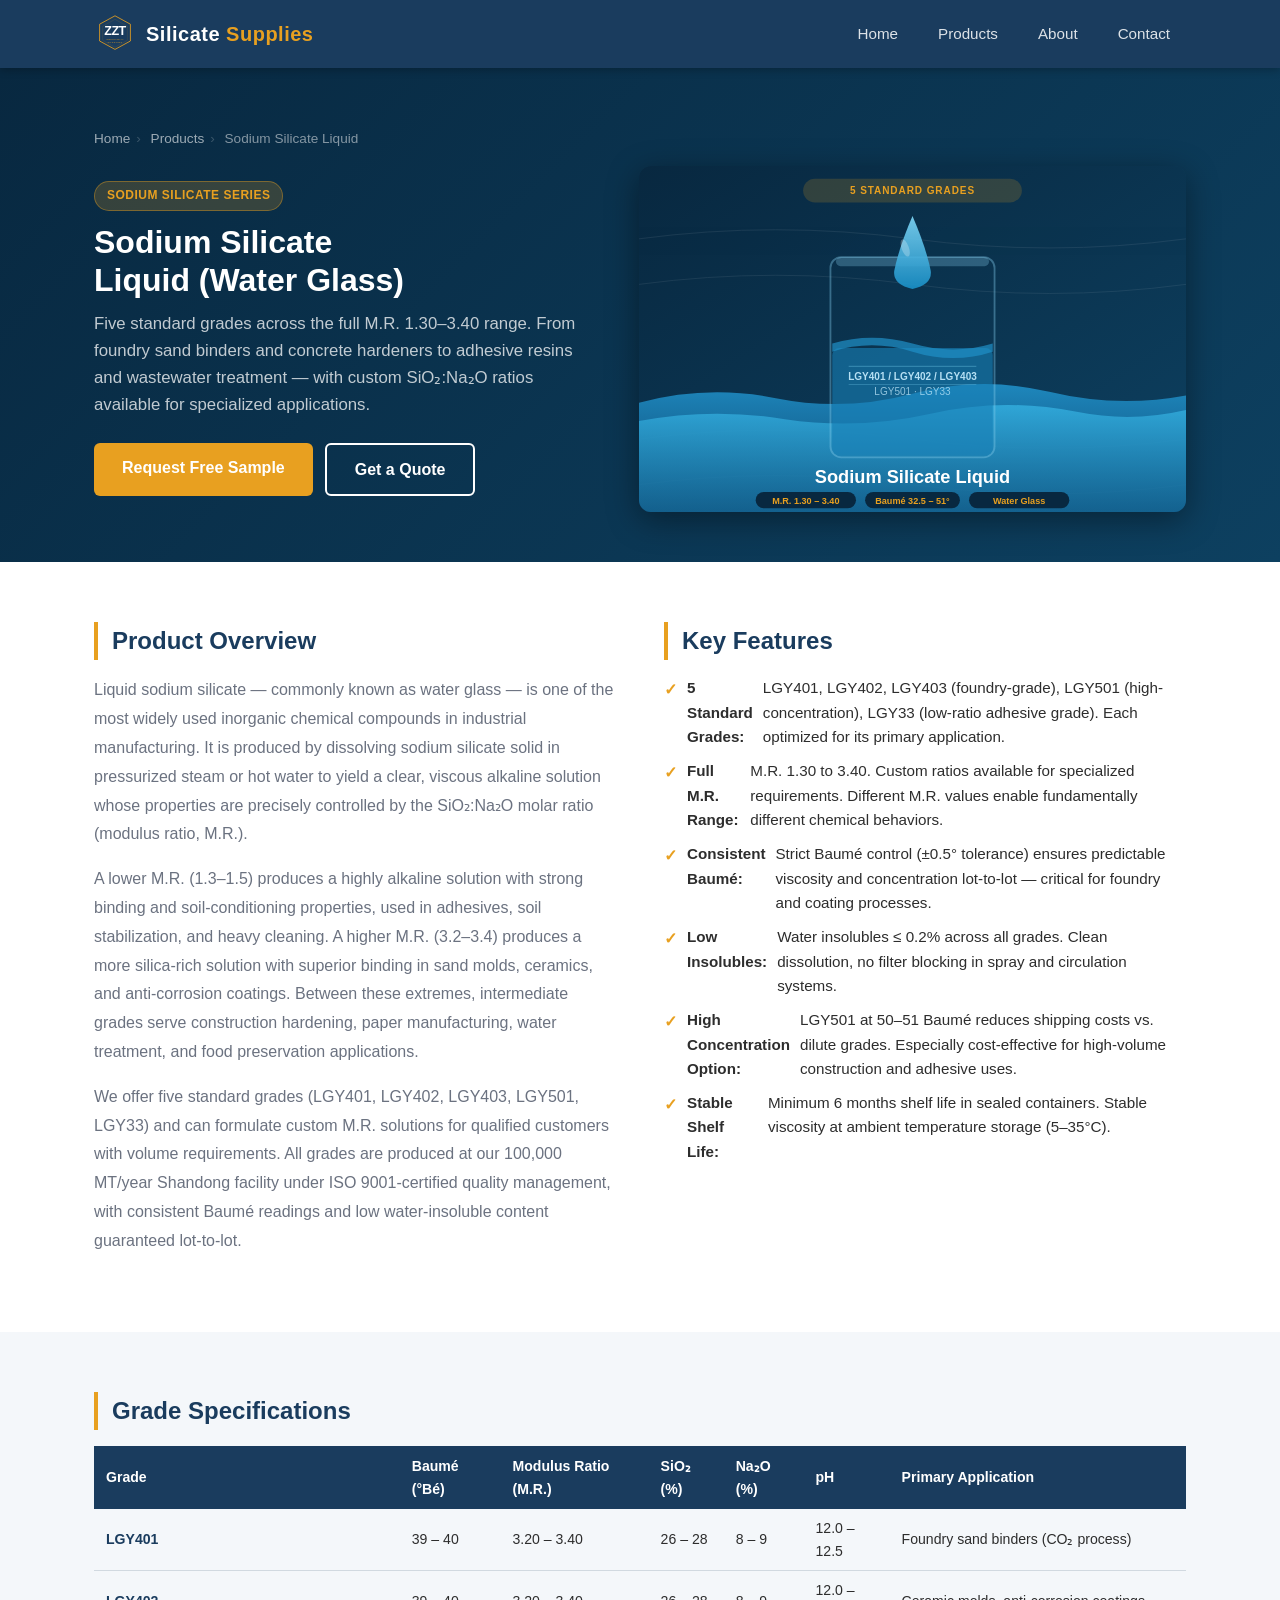
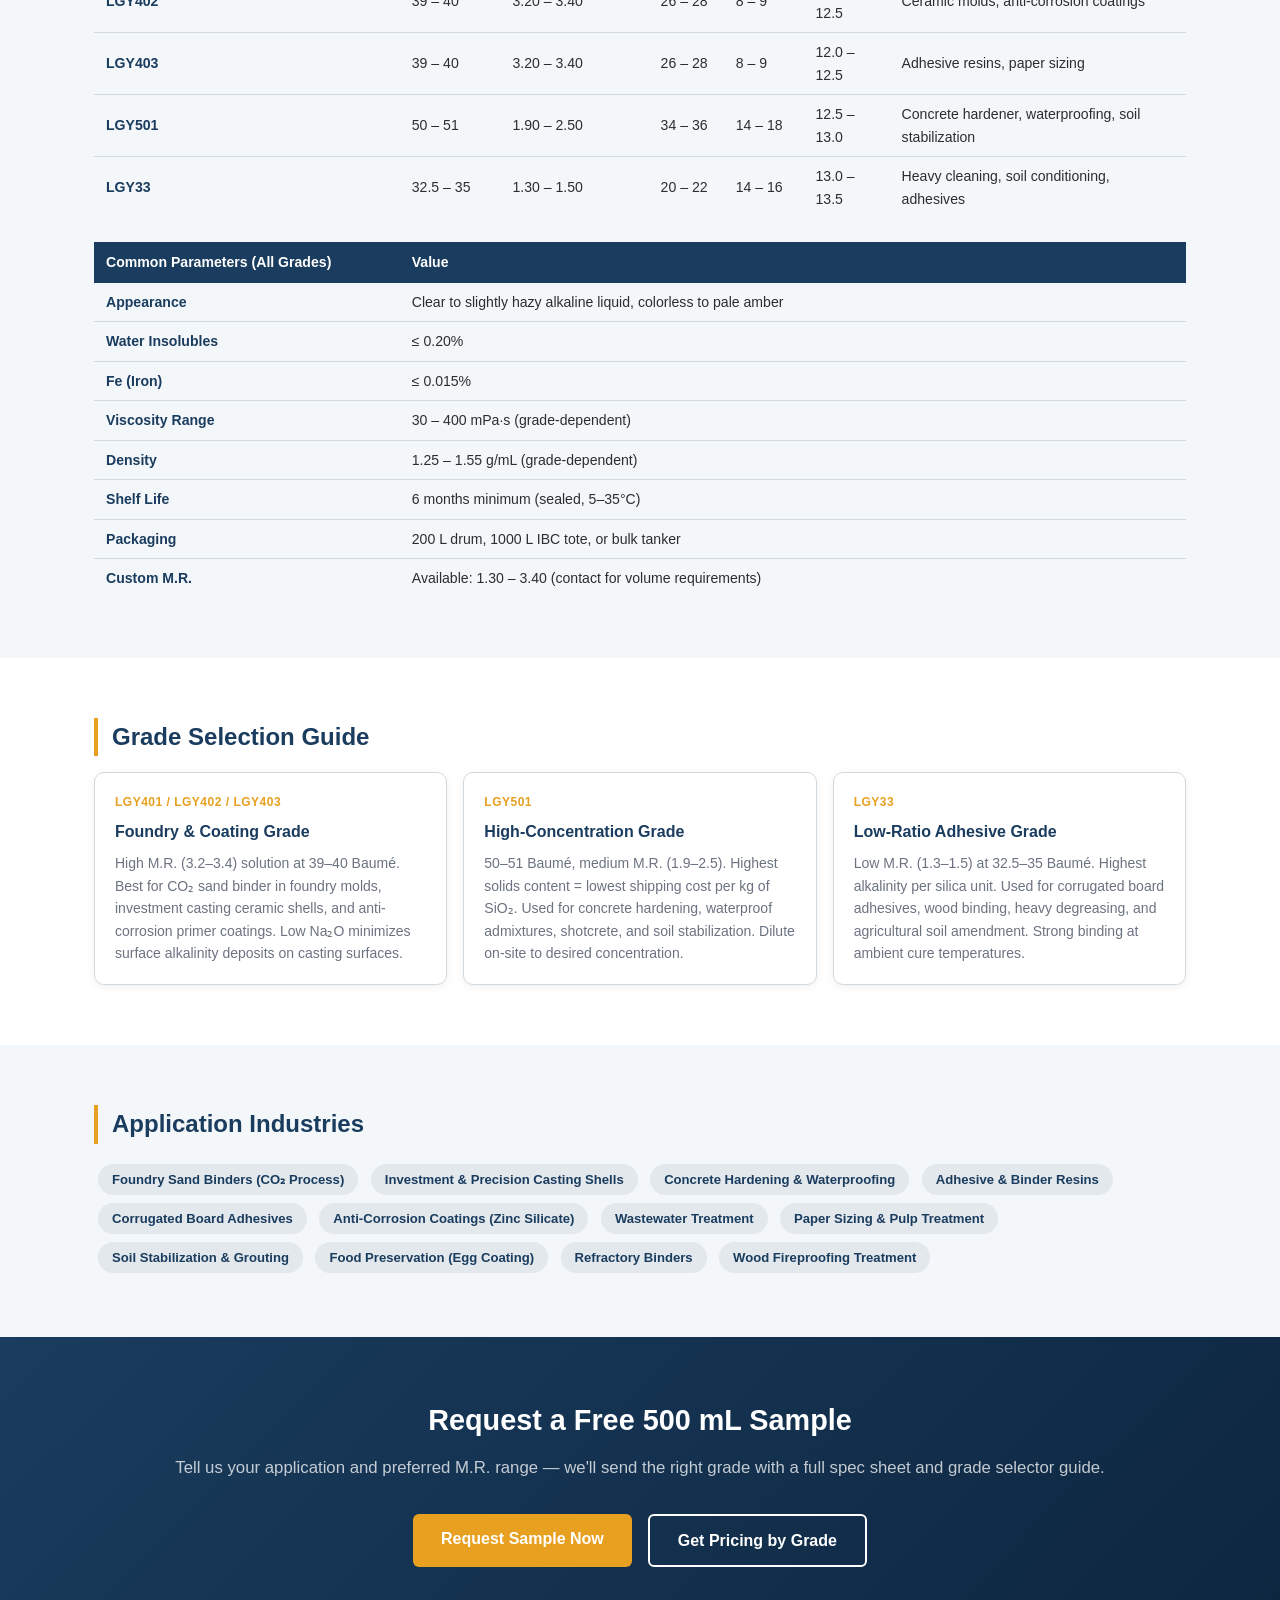
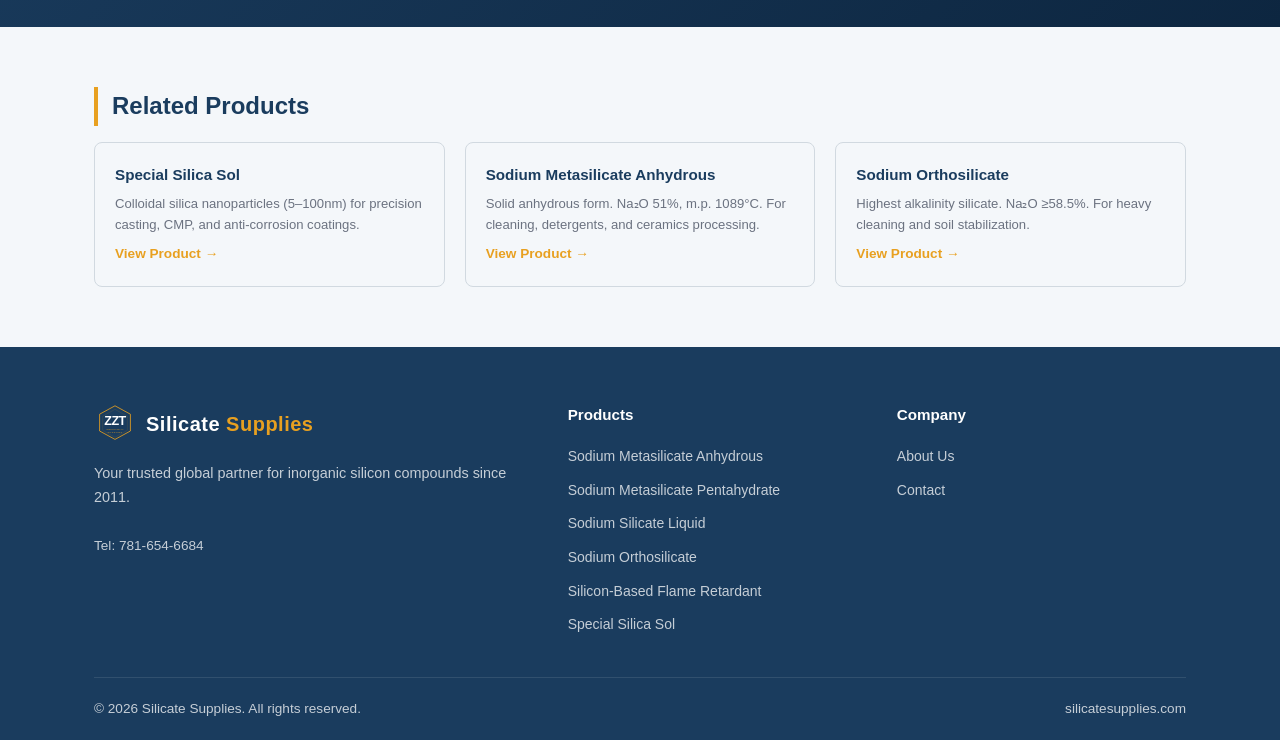
<file: products/sodium-silicate-liquid.html>
<!DOCTYPE html>
<html lang="en">
<head>
  <meta charset="UTF-8"/>
  <meta name="viewport" content="width=device-width, initial-scale=1.0"/>
  <title>Sodium Silicate Liquid (Water Glass) | 5 Grades | Silicate Supplies</title>
  <meta name="description" content="Multi-grade liquid sodium silicate (water glass). M.R. 1.30–3.40, Baumé 32.5–51°. Grades for foundry, construction, adhesives, water treatment. Free samples. Boston, MA."/>
  <link rel="canonical" href="https://silicatesupplies.com/products/sodium-silicate-liquid.html"/>
  <link rel="stylesheet" href="../css/style.css"/>
  <style>
    .product-hero{background:linear-gradient(135deg,#082840 0%,#0d4060 100%);padding:60px 0 50px;color:#fff;}
    .breadcrumb{font-size:.85rem;color:rgba(255,255,255,.5);margin-bottom:1rem;}
    .breadcrumb a{color:rgba(255,255,255,.6);}
    .breadcrumb a:hover{color:#e8a020;}
    .breadcrumb span{margin:0 6px;opacity:.4;}
    .product-hero-grid{display:grid;grid-template-columns:1fr 1.1fr;gap:48px;align-items:center;}
    .product-hero-img{border-radius:12px;overflow:hidden;box-shadow:0 8px 32px rgba(0,0,0,.4);}
    .product-hero-img img{width:100%;display:block;}
    .category-badge{display:inline-block;background:rgba(232,160,32,.2);color:#e8a020;border:1px solid rgba(232,160,32,.4);font-size:.75rem;font-weight:700;padding:4px 12px;border-radius:20px;letter-spacing:.5px;margin-bottom:.75rem;}
    .product-hero h1{font-size:2rem;font-weight:800;line-height:1.2;margin-bottom:.75rem;}
    .product-hero .tagline{color:rgba(255,255,255,.75);font-size:1.05rem;line-height:1.6;margin-bottom:1.5rem;}
    .hero-cta{display:flex;gap:12px;flex-wrap:wrap;}
    .content-section{padding:60px 0;}
    .content-section:nth-child(even){background:#f4f7fa;}
    .two-col{display:grid;grid-template-columns:1fr 1fr;gap:48px;align-items:start;}
    h2.sub{font-size:1.5rem;font-weight:700;color:#1a3c5e;margin-bottom:1rem;border-left:4px solid #e8a020;padding-left:14px;}
    .intro-text{color:#6b7280;line-height:1.8;font-size:1rem;}
    .intro-text p{margin-bottom:1rem;}
    .feature-list{list-style:none;display:flex;flex-direction:column;gap:10px;margin-top:.5rem;}
    .feature-list li{display:flex;gap:10px;align-items:flex-start;color:#2d2d2d;font-size:.95rem;}
    .feature-list li::before{content:"✓";color:#e8a020;font-weight:800;font-size:1rem;flex-shrink:0;margin-top:1px;}
    .spec-table{width:100%;border-collapse:collapse;font-size:.88rem;}
    .spec-table th{background:#1a3c5e;color:#fff;padding:9px 12px;text-align:left;font-weight:600;}
    .spec-table td{padding:8px 12px;border-bottom:1px solid #d1d9e0;color:#2d2d2d;}
    .spec-table tr:nth-child(even) td{background:#f4f7fa;}
    .spec-table tr:last-child td{border-bottom:none;}
    .spec-table td:first-child{font-weight:600;color:#1a3c5e;width:28%;}
    .grade-card{background:#fff;border:1px solid #d1d9e0;border-radius:10px;padding:20px;box-shadow:0 2px 8px rgba(0,0,0,.06);}
    .grade-card h4{font-size:1rem;font-weight:700;color:#1a3c5e;margin-bottom:.5rem;}
    .grade-card .grade-code{font-size:.75rem;color:#e8a020;font-weight:700;letter-spacing:.5px;margin-bottom:.4rem;}
    .grade-card p{font-size:.875rem;color:#6b7280;line-height:1.6;}
    .grades-grid{display:grid;grid-template-columns:1fr 1fr 1fr;gap:16px;margin-top:1rem;}
    .app-tag{display:inline-block;background:rgba(26,60,94,.08);color:#1a3c5e;border-radius:20px;padding:5px 14px;font-size:.82rem;font-weight:600;margin:4px;}
    .cta-section{background:linear-gradient(135deg,#1a3c5e,#0d2640);padding:60px 0;text-align:center;color:#fff;}
    .cta-section h2{font-size:1.8rem;font-weight:800;margin-bottom:.75rem;}
    .cta-section p{color:rgba(255,255,255,.75);margin-bottom:2rem;font-size:1.05rem;}
    .cta-btns{display:flex;gap:16px;justify-content:center;flex-wrap:wrap;}
    .related-grid{display:grid;grid-template-columns:repeat(3,1fr);gap:20px;}
    .related-card{border:1px solid #d1d9e0;border-radius:8px;padding:20px;transition:box-shadow .2s;}
    .related-card:hover{box-shadow:0 4px 16px rgba(0,0,0,.1);}
    .related-card h4{font-size:.95rem;font-weight:700;color:#1a3c5e;margin-bottom:.4rem;}
    .related-card p{font-size:.82rem;color:#6b7280;}
    .related-card a{color:#e8a020;font-weight:600;font-size:.85rem;display:inline-block;margin-top:.5rem;}
    @media(max-width:900px){.product-hero-grid,.two-col,.grades-grid,.related-grid{grid-template-columns:1fr;}}
    @media(max-width:700px){.grades-grid{grid-template-columns:1fr;}}
  </style>
  <script async src="https://www.googletagmanager.com/gtag/js?id=G-M0HXKRZHGF"></script>
  <script>window.dataLayer=window.dataLayer||[];function gtag(){dataLayer.push(arguments);}gtag('js',new Date());gtag('config','G-M0HXKRZHGF');</script>
</head>
<body>

<nav>
  <div class="container nav-inner">
    <a href="../index.html" class="nav-logo">
      <img src="../images/zzt-logo.svg" alt="ZZT logo" style="width:42px;height:42px;"/>
      <span class="nav-logo-text">Silicate <span>Supplies</span></span>
    </a>
    <ul class="nav-links">
      <li><a href="../index.html">Home</a></li>
      <li><a href="../index.html#products" class="active">Products</a></li>
      <li><a href="../index.html#about">About</a></li>
      <li><a href="../index.html#contact">Contact</a></li>
    </ul>
    <div class="hamburger" id="hamburger"><span></span><span></span><span></span></div>
  </div>
</nav>

<section class="product-hero">
  <div class="container">
    <div class="breadcrumb">
      <a href="../index.html">Home</a><span>›</span>
      <a href="../index.html#products">Products</a><span>›</span>
      Sodium Silicate Liquid
    </div>
    <div class="product-hero-grid">
      <div>
        <span class="category-badge">SODIUM SILICATE SERIES</span>
        <h1>Sodium Silicate<br/>Liquid (Water Glass)</h1>
        <p class="tagline">Five standard grades across the full M.R. 1.30–3.40 range. From foundry sand binders and concrete hardeners to adhesive resins and wastewater treatment — with custom SiO₂:Na₂O ratios available for specialized applications.</p>
        <div class="hero-cta">
          <a href="../index.html#contact" class="btn btn-primary">Request Free Sample</a>
          <a href="../index.html#contact" class="btn btn-outline">Get a Quote</a>
        </div>
      </div>
      <div class="product-hero-img">
        <img src="../images/product-sodium-silicate.svg" alt="Sodium Silicate Liquid water glass product illustration"/>
      </div>
    </div>
  </div>
</section>

<section class="content-section">
  <div class="container">
    <div class="two-col">
      <div>
        <h2 class="sub">Product Overview</h2>
        <div class="intro-text">
          <p>Liquid sodium silicate — commonly known as water glass — is one of the most widely used inorganic chemical compounds in industrial manufacturing. It is produced by dissolving sodium silicate solid in pressurized steam or hot water to yield a clear, viscous alkaline solution whose properties are precisely controlled by the SiO₂:Na₂O molar ratio (modulus ratio, M.R.).</p>
          <p>A lower M.R. (1.3–1.5) produces a highly alkaline solution with strong binding and soil-conditioning properties, used in adhesives, soil stabilization, and heavy cleaning. A higher M.R. (3.2–3.4) produces a more silica-rich solution with superior binding in sand molds, ceramics, and anti-corrosion coatings. Between these extremes, intermediate grades serve construction hardening, paper manufacturing, water treatment, and food preservation applications.</p>
          <p>We offer five standard grades (LGY401, LGY402, LGY403, LGY501, LGY33) and can formulate custom M.R. solutions for qualified customers with volume requirements. All grades are produced at our 100,000 MT/year Shandong facility under ISO 9001-certified quality management, with consistent Baumé readings and low water-insoluble content guaranteed lot-to-lot.</p>
        </div>
      </div>
      <div>
        <h2 class="sub">Key Features</h2>
        <ul class="feature-list">
          <li><strong>5 Standard Grades:</strong> LGY401, LGY402, LGY403 (foundry-grade), LGY501 (high-concentration), LGY33 (low-ratio adhesive grade). Each optimized for its primary application.</li>
          <li><strong>Full M.R. Range:</strong> M.R. 1.30 to 3.40. Custom ratios available for specialized requirements. Different M.R. values enable fundamentally different chemical behaviors.</li>
          <li><strong>Consistent Baumé:</strong> Strict Baumé control (±0.5° tolerance) ensures predictable viscosity and concentration lot-to-lot — critical for foundry and coating processes.</li>
          <li><strong>Low Insolubles:</strong> Water insolubles ≤ 0.2% across all grades. Clean dissolution, no filter blocking in spray and circulation systems.</li>
          <li><strong>High Concentration Option:</strong> LGY501 at 50–51 Baumé reduces shipping costs vs. dilute grades. Especially cost-effective for high-volume construction and adhesive uses.</li>
          <li><strong>Stable Shelf Life:</strong> Minimum 6 months shelf life in sealed containers. Stable viscosity at ambient temperature storage (5–35°C).</li>
        </ul>
      </div>
    </div>
  </div>
</section>

<section class="content-section">
  <div class="container">
    <h2 class="sub">Grade Specifications</h2>
    <div style="overflow-x:auto;">
    <table class="spec-table">
      <thead>
        <tr><th>Grade</th><th>Baumé (°Bé)</th><th>Modulus Ratio (M.R.)</th><th>SiO₂ (%)</th><th>Na₂O (%)</th><th>pH</th><th>Primary Application</th></tr>
      </thead>
      <tbody>
        <tr><td>LGY401</td><td>39 – 40</td><td>3.20 – 3.40</td><td>26 – 28</td><td>8 – 9</td><td>12.0 – 12.5</td><td>Foundry sand binders (CO₂ process)</td></tr>
        <tr><td>LGY402</td><td>39 – 40</td><td>3.20 – 3.40</td><td>26 – 28</td><td>8 – 9</td><td>12.0 – 12.5</td><td>Ceramic molds, anti-corrosion coatings</td></tr>
        <tr><td>LGY403</td><td>39 – 40</td><td>3.20 – 3.40</td><td>26 – 28</td><td>8 – 9</td><td>12.0 – 12.5</td><td>Adhesive resins, paper sizing</td></tr>
        <tr><td>LGY501</td><td>50 – 51</td><td>1.90 – 2.50</td><td>34 – 36</td><td>14 – 18</td><td>12.5 – 13.0</td><td>Concrete hardener, waterproofing, soil stabilization</td></tr>
        <tr><td>LGY33</td><td>32.5 – 35</td><td>1.30 – 1.50</td><td>20 – 22</td><td>14 – 16</td><td>13.0 – 13.5</td><td>Heavy cleaning, soil conditioning, adhesives</td></tr>
      </tbody>
    </table>
    </div>
    <div style="overflow-x:auto;margin-top:1.5rem;">
    <table class="spec-table">
      <thead><tr><th>Common Parameters (All Grades)</th><th>Value</th></tr></thead>
      <tbody>
        <tr><td>Appearance</td><td>Clear to slightly hazy alkaline liquid, colorless to pale amber</td></tr>
        <tr><td>Water Insolubles</td><td>≤ 0.20%</td></tr>
        <tr><td>Fe (Iron)</td><td>≤ 0.015%</td></tr>
        <tr><td>Viscosity Range</td><td>30 – 400 mPa·s (grade-dependent)</td></tr>
        <tr><td>Density</td><td>1.25 – 1.55 g/mL (grade-dependent)</td></tr>
        <tr><td>Shelf Life</td><td>6 months minimum (sealed, 5–35°C)</td></tr>
        <tr><td>Packaging</td><td>200 L drum, 1000 L IBC tote, or bulk tanker</td></tr>
        <tr><td>Custom M.R.</td><td>Available: 1.30 – 3.40 (contact for volume requirements)</td></tr>
      </tbody>
    </table>
    </div>
  </div>
</section>

<section class="content-section">
  <div class="container">
    <h2 class="sub">Grade Selection Guide</h2>
    <div class="grades-grid">
      <div class="grade-card">
        <div class="grade-code">LGY401 / LGY402 / LGY403</div>
        <h4>Foundry &amp; Coating Grade</h4>
        <p>High M.R. (3.2–3.4) solution at 39–40 Baumé. Best for CO₂ sand binder in foundry molds, investment casting ceramic shells, and anti-corrosion primer coatings. Low Na₂O minimizes surface alkalinity deposits on casting surfaces.</p>
      </div>
      <div class="grade-card">
        <div class="grade-code">LGY501</div>
        <h4>High-Concentration Grade</h4>
        <p>50–51 Baumé, medium M.R. (1.9–2.5). Highest solids content = lowest shipping cost per kg of SiO₂. Used for concrete hardening, waterproof admixtures, shotcrete, and soil stabilization. Dilute on-site to desired concentration.</p>
      </div>
      <div class="grade-card">
        <div class="grade-code">LGY33</div>
        <h4>Low-Ratio Adhesive Grade</h4>
        <p>Low M.R. (1.3–1.5) at 32.5–35 Baumé. Highest alkalinity per silica unit. Used for corrugated board adhesives, wood binding, heavy degreasing, and agricultural soil amendment. Strong binding at ambient cure temperatures.</p>
      </div>
    </div>
  </div>
</section>

<section class="content-section">
  <div class="container">
    <h2 class="sub">Application Industries</h2>
    <div>
      <span class="app-tag">Foundry Sand Binders (CO₂ Process)</span>
      <span class="app-tag">Investment &amp; Precision Casting Shells</span>
      <span class="app-tag">Concrete Hardening &amp; Waterproofing</span>
      <span class="app-tag">Adhesive &amp; Binder Resins</span>
      <span class="app-tag">Corrugated Board Adhesives</span>
      <span class="app-tag">Anti-Corrosion Coatings (Zinc Silicate)</span>
      <span class="app-tag">Wastewater Treatment</span>
      <span class="app-tag">Paper Sizing &amp; Pulp Treatment</span>
      <span class="app-tag">Soil Stabilization &amp; Grouting</span>
      <span class="app-tag">Food Preservation (Egg Coating)</span>
      <span class="app-tag">Refractory Binders</span>
      <span class="app-tag">Wood Fireproofing Treatment</span>
    </div>
  </div>
</section>

<section class="cta-section">
  <div class="container">
    <h2>Request a Free 500 mL Sample</h2>
    <p>Tell us your application and preferred M.R. range — we'll send the right grade with a full spec sheet and grade selector guide.</p>
    <div class="cta-btns">
      <a href="../index.html#contact" class="btn btn-primary">Request Sample Now</a>
      <a href="../index.html#contact" class="btn btn-outline">Get Pricing by Grade</a>
    </div>
  </div>
</section>

<section class="content-section">
  <div class="container">
    <h2 class="sub">Related Products</h2>
    <div class="related-grid">
      <div class="related-card">
        <h4>Special Silica Sol</h4>
        <p>Colloidal silica nanoparticles (5–100nm) for precision casting, CMP, and anti-corrosion coatings.</p>
        <a href="special-silica-sol.html">View Product →</a>
      </div>
      <div class="related-card">
        <h4>Sodium Metasilicate Anhydrous</h4>
        <p>Solid anhydrous form. Na₂O 51%, m.p. 1089°C. For cleaning, detergents, and ceramics processing.</p>
        <a href="sodium-metasilicate-anhydrous.html">View Product →</a>
      </div>
      <div class="related-card">
        <h4>Sodium Orthosilicate</h4>
        <p>Highest alkalinity silicate. Na₂O ≥58.5%. For heavy cleaning and soil stabilization.</p>
        <a href="sodium-orthosilicate.html">View Product →</a>
      </div>
    </div>
  </div>
</section>

<footer>
  <div class="container">
    <div class="footer-top">
      <div class="footer-brand">
        <div class="nav-logo" style="margin-bottom:.75rem;">
          <img src="../images/zzt-logo.svg" alt="ZZT logo" style="width:42px;height:42px;"/>
          <span class="nav-logo-text">Silicate <span>Supplies</span></span>
        </div>
        <p>Your trusted global partner for inorganic silicon compounds since 2011.</p>
        <p style="font-size:.85rem;margin-top:.5rem;">Tel: 781-654-6684</p>
      </div>
      <div class="footer-col">
        <h4>Products</h4>
        <ul>
          <li><a href="sodium-metasilicate-anhydrous.html">Sodium Metasilicate Anhydrous</a></li>
          <li><a href="sodium-metasilicate-pentahydrate.html">Sodium Metasilicate Pentahydrate</a></li>
          <li><a href="sodium-silicate-liquid.html">Sodium Silicate Liquid</a></li>
          <li><a href="sodium-orthosilicate.html">Sodium Orthosilicate</a></li>
          <li><a href="silicon-based-fr.html">Silicon-Based Flame Retardant</a></li>
          <li><a href="special-silica-sol.html">Special Silica Sol</a></li>
        </ul>
      </div>
      <div class="footer-col">
        <h4>Company</h4>
        <ul>
          <li><a href="../index.html#about">About Us</a></li>
          <li><a href="../index.html#contact">Contact</a></li>
        </ul>
      </div>
    </div>
    <div class="footer-bottom">
      <span>&copy; 2026 Silicate Supplies. All rights reserved.</span>
      <span>silicatesupplies.com</span>
    </div>
  </div>
</footer>
<script src="../js/main.js"></script>
</body>
</html>
</file>
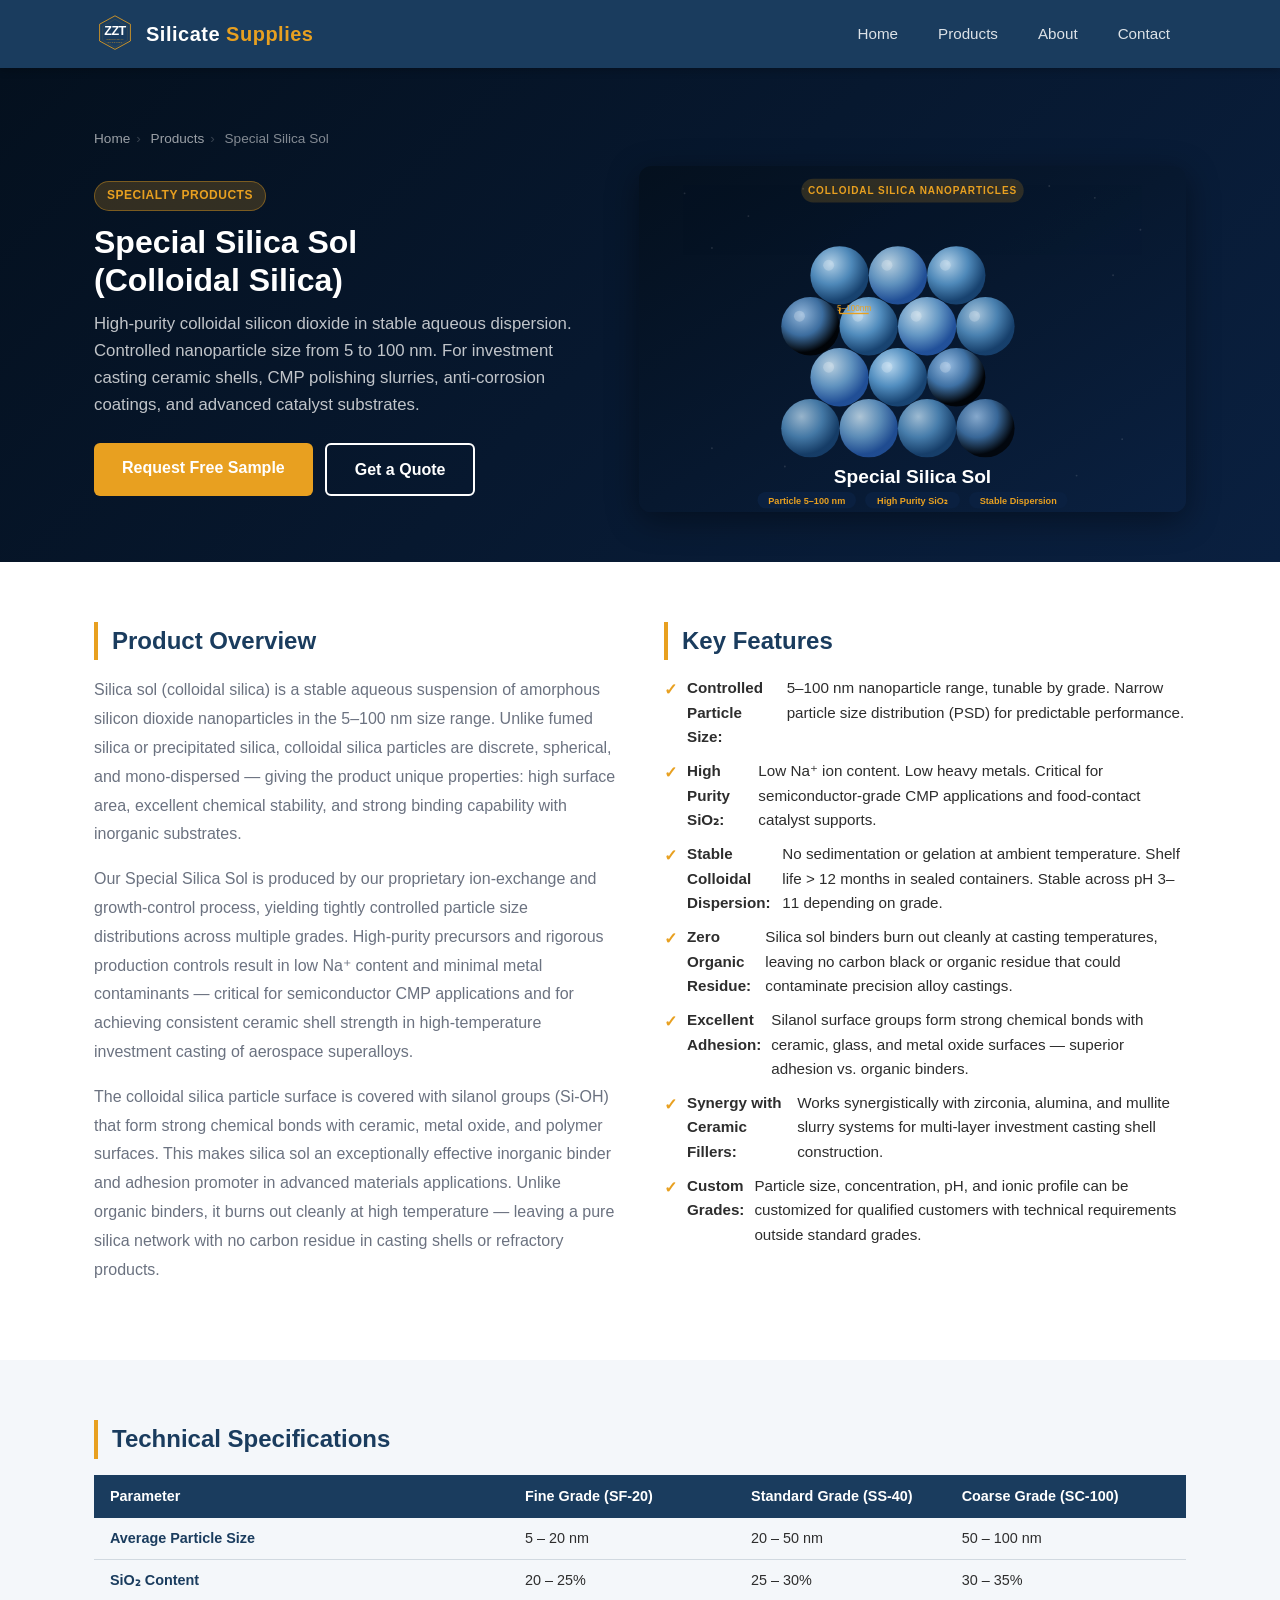
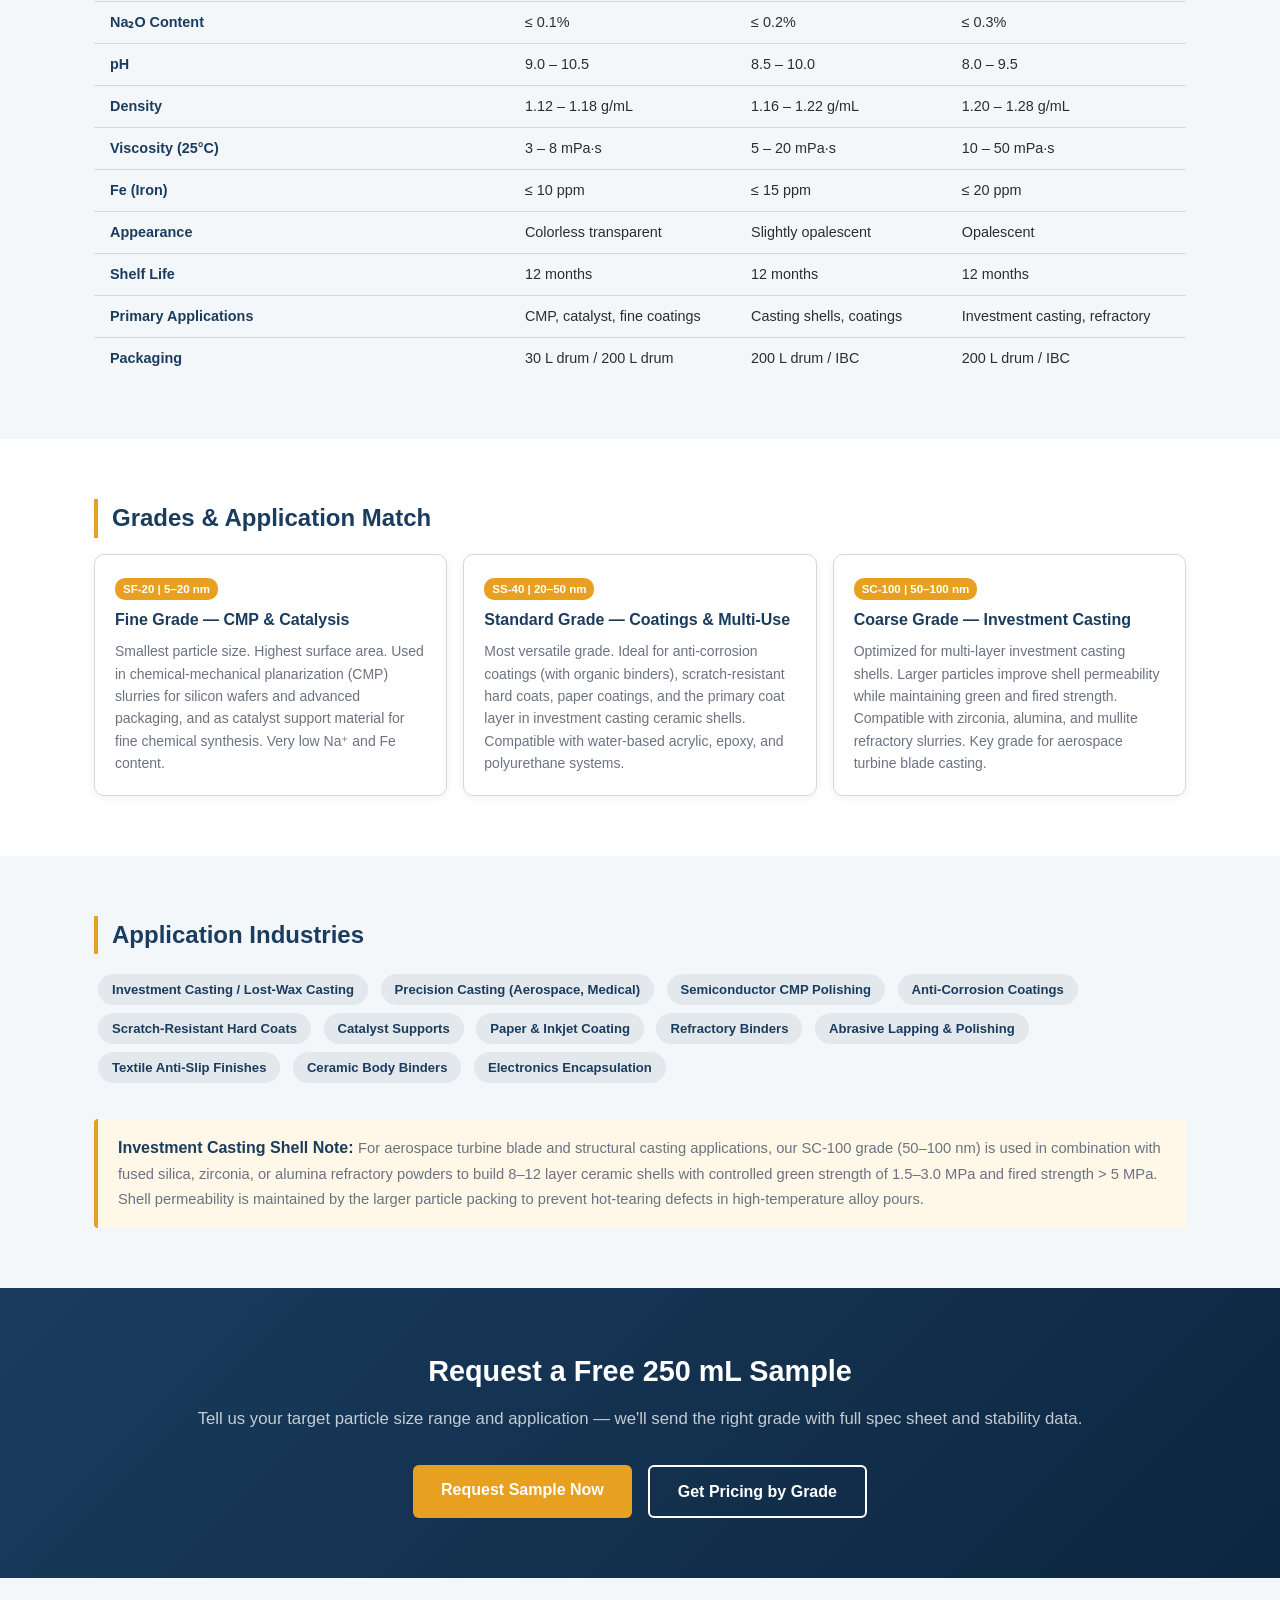
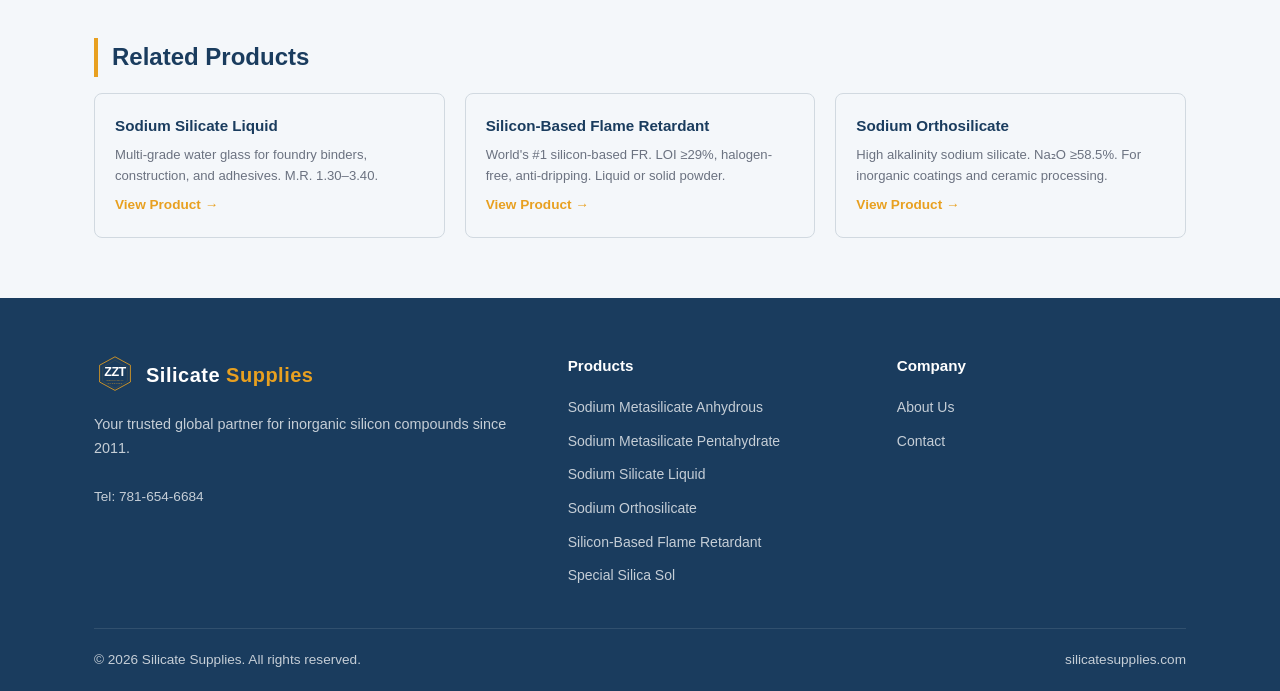
<file: products/special-silica-sol.html>
<!DOCTYPE html>
<html lang="en">
<head>
  <meta charset="UTF-8"/>
  <meta name="viewport" content="width=device-width, initial-scale=1.0"/>
  <title>Special Silica Sol (Colloidal Silica) | Precision Casting &amp; Coatings | Silicate Supplies</title>
  <meta name="description" content="High-purity colloidal silica sol. Controlled particle size 5–100nm. For investment casting, CMP slurries, anti-corrosion coatings, and catalyst manufacturing. Free samples available."/>
  <link rel="canonical" href="https://silicatesupplies.com/products/special-silica-sol.html"/>
  <link rel="stylesheet" href="../css/style.css"/>
  <style>
    .product-hero{background:linear-gradient(135deg,#04101e 0%,#0a2040 100%);padding:60px 0 50px;color:#fff;}
    .breadcrumb{font-size:.85rem;color:rgba(255,255,255,.5);margin-bottom:1rem;}
    .breadcrumb a{color:rgba(255,255,255,.6);}
    .breadcrumb a:hover{color:#e8a020;}
    .breadcrumb span{margin:0 6px;opacity:.4;}
    .product-hero-grid{display:grid;grid-template-columns:1fr 1.1fr;gap:48px;align-items:center;}
    .product-hero-img{border-radius:12px;overflow:hidden;box-shadow:0 8px 32px rgba(0,0,0,.4);}
    .product-hero-img img{width:100%;display:block;}
    .category-badge{display:inline-block;background:rgba(232,160,32,.2);color:#e8a020;border:1px solid rgba(232,160,32,.4);font-size:.75rem;font-weight:700;padding:4px 12px;border-radius:20px;letter-spacing:.5px;margin-bottom:.75rem;}
    .product-hero h1{font-size:2rem;font-weight:800;line-height:1.2;margin-bottom:.75rem;}
    .product-hero .tagline{color:rgba(255,255,255,.75);font-size:1.05rem;line-height:1.6;margin-bottom:1.5rem;}
    .hero-cta{display:flex;gap:12px;flex-wrap:wrap;}
    .content-section{padding:60px 0;}
    .content-section:nth-child(even){background:#f4f7fa;}
    .two-col{display:grid;grid-template-columns:1fr 1fr;gap:48px;align-items:start;}
    h2.sub{font-size:1.5rem;font-weight:700;color:#1a3c5e;margin-bottom:1rem;border-left:4px solid #e8a020;padding-left:14px;}
    .intro-text{color:#6b7280;line-height:1.8;font-size:1rem;}
    .intro-text p{margin-bottom:1rem;}
    .feature-list{list-style:none;display:flex;flex-direction:column;gap:10px;margin-top:.5rem;}
    .feature-list li{display:flex;gap:10px;align-items:flex-start;color:#2d2d2d;font-size:.95rem;}
    .feature-list li::before{content:"✓";color:#e8a020;font-weight:800;font-size:1rem;flex-shrink:0;margin-top:1px;}
    .spec-table{width:100%;border-collapse:collapse;font-size:.9rem;}
    .spec-table th{background:#1a3c5e;color:#fff;padding:10px 16px;text-align:left;font-weight:600;}
    .spec-table td{padding:9px 16px;border-bottom:1px solid #d1d9e0;color:#2d2d2d;}
    .spec-table tr:nth-child(even) td{background:#f4f7fa;}
    .spec-table tr:last-child td{border-bottom:none;}
    .spec-table td:first-child{font-weight:600;color:#1a3c5e;width:38%;}
    .grade-card{background:#fff;border:1px solid #d1d9e0;border-radius:10px;padding:20px;box-shadow:0 2px 8px rgba(0,0,0,.06);}
    .grade-card h4{font-size:1rem;font-weight:700;color:#1a3c5e;margin-bottom:.5rem;}
    .grade-card .grade-nm{display:inline-block;background:#e8a020;color:#fff;font-size:.72rem;font-weight:700;padding:2px 8px;border-radius:10px;margin-bottom:.4rem;}
    .grade-card p{font-size:.875rem;color:#6b7280;line-height:1.6;}
    .grades-grid{display:grid;grid-template-columns:1fr 1fr 1fr;gap:16px;margin-top:1rem;}
    .app-tag{display:inline-block;background:rgba(26,60,94,.08);color:#1a3c5e;border-radius:20px;padding:5px 14px;font-size:.82rem;font-weight:600;margin:4px;}
    .cta-section{background:linear-gradient(135deg,#1a3c5e,#0d2640);padding:60px 0;text-align:center;color:#fff;}
    .cta-section h2{font-size:1.8rem;font-weight:800;margin-bottom:.75rem;}
    .cta-section p{color:rgba(255,255,255,.75);margin-bottom:2rem;font-size:1.05rem;}
    .cta-btns{display:flex;gap:16px;justify-content:center;flex-wrap:wrap;}
    .related-grid{display:grid;grid-template-columns:repeat(3,1fr);gap:20px;}
    .related-card{border:1px solid #d1d9e0;border-radius:8px;padding:20px;transition:box-shadow .2s;}
    .related-card:hover{box-shadow:0 4px 16px rgba(0,0,0,.1);}
    .related-card h4{font-size:.95rem;font-weight:700;color:#1a3c5e;margin-bottom:.4rem;}
    .related-card p{font-size:.82rem;color:#6b7280;}
    .related-card a{color:#e8a020;font-weight:600;font-size:.85rem;display:inline-block;margin-top:.5rem;}
    @media(max-width:900px){.product-hero-grid,.two-col,.grades-grid,.related-grid{grid-template-columns:1fr;}}
    @media(max-width:700px){.grades-grid{grid-template-columns:1fr;}}
  </style>
  <script async src="https://www.googletagmanager.com/gtag/js?id=G-M0HXKRZHGF"></script>
  <script>window.dataLayer=window.dataLayer||[];function gtag(){dataLayer.push(arguments);}gtag('js',new Date());gtag('config','G-M0HXKRZHGF');</script>
</head>
<body>

<nav>
  <div class="container nav-inner">
    <a href="../index.html" class="nav-logo">
      <img src="../images/zzt-logo.svg" alt="ZZT logo" style="width:42px;height:42px;"/>
      <span class="nav-logo-text">Silicate <span>Supplies</span></span>
    </a>
    <ul class="nav-links">
      <li><a href="../index.html">Home</a></li>
      <li><a href="../index.html#products" class="active">Products</a></li>
      <li><a href="../index.html#about">About</a></li>
      <li><a href="../index.html#contact">Contact</a></li>
    </ul>
    <div class="hamburger" id="hamburger"><span></span><span></span><span></span></div>
  </div>
</nav>

<section class="product-hero">
  <div class="container">
    <div class="breadcrumb">
      <a href="../index.html">Home</a><span>›</span>
      <a href="../index.html#products">Products</a><span>›</span>
      Special Silica Sol
    </div>
    <div class="product-hero-grid">
      <div>
        <span class="category-badge">SPECIALTY PRODUCTS</span>
        <h1>Special Silica Sol<br/>(Colloidal Silica)</h1>
        <p class="tagline">High-purity colloidal silicon dioxide in stable aqueous dispersion. Controlled nanoparticle size from 5 to 100 nm. For investment casting ceramic shells, CMP polishing slurries, anti-corrosion coatings, and advanced catalyst substrates.</p>
        <div class="hero-cta">
          <a href="../index.html#contact" class="btn btn-primary">Request Free Sample</a>
          <a href="../index.html#contact" class="btn btn-outline">Get a Quote</a>
        </div>
      </div>
      <div class="product-hero-img">
        <img src="../images/product-silica-sol.svg" alt="Colloidal silica nanoparticle illustration"/>
      </div>
    </div>
  </div>
</section>

<section class="content-section">
  <div class="container">
    <div class="two-col">
      <div>
        <h2 class="sub">Product Overview</h2>
        <div class="intro-text">
          <p>Silica sol (colloidal silica) is a stable aqueous suspension of amorphous silicon dioxide nanoparticles in the 5–100 nm size range. Unlike fumed silica or precipitated silica, colloidal silica particles are discrete, spherical, and mono-dispersed — giving the product unique properties: high surface area, excellent chemical stability, and strong binding capability with inorganic substrates.</p>
          <p>Our Special Silica Sol is produced by our proprietary ion-exchange and growth-control process, yielding tightly controlled particle size distributions across multiple grades. High-purity precursors and rigorous production controls result in low Na⁺ content and minimal metal contaminants — critical for semiconductor CMP applications and for achieving consistent ceramic shell strength in high-temperature investment casting of aerospace superalloys.</p>
          <p>The colloidal silica particle surface is covered with silanol groups (Si-OH) that form strong chemical bonds with ceramic, metal oxide, and polymer surfaces. This makes silica sol an exceptionally effective inorganic binder and adhesion promoter in advanced materials applications. Unlike organic binders, it burns out cleanly at high temperature — leaving a pure silica network with no carbon residue in casting shells or refractory products.</p>
        </div>
      </div>
      <div>
        <h2 class="sub">Key Features</h2>
        <ul class="feature-list">
          <li><strong>Controlled Particle Size:</strong> 5–100 nm nanoparticle range, tunable by grade. Narrow particle size distribution (PSD) for predictable performance.</li>
          <li><strong>High Purity SiO₂:</strong> Low Na⁺ ion content. Low heavy metals. Critical for semiconductor-grade CMP applications and food-contact catalyst supports.</li>
          <li><strong>Stable Colloidal Dispersion:</strong> No sedimentation or gelation at ambient temperature. Shelf life &gt; 12 months in sealed containers. Stable across pH 3–11 depending on grade.</li>
          <li><strong>Zero Organic Residue:</strong> Silica sol binders burn out cleanly at casting temperatures, leaving no carbon black or organic residue that could contaminate precision alloy castings.</li>
          <li><strong>Excellent Adhesion:</strong> Silanol surface groups form strong chemical bonds with ceramic, glass, and metal oxide surfaces — superior adhesion vs. organic binders.</li>
          <li><strong>Synergy with Ceramic Fillers:</strong> Works synergistically with zirconia, alumina, and mullite slurry systems for multi-layer investment casting shell construction.</li>
          <li><strong>Custom Grades:</strong> Particle size, concentration, pH, and ionic profile can be customized for qualified customers with technical requirements outside standard grades.</li>
        </ul>
      </div>
    </div>
  </div>
</section>

<section class="content-section">
  <div class="container">
    <h2 class="sub">Technical Specifications</h2>
    <div style="overflow-x:auto;">
    <table class="spec-table">
      <thead>
        <tr><th>Parameter</th><th>Fine Grade (SF-20)</th><th>Standard Grade (SS-40)</th><th>Coarse Grade (SC-100)</th></tr>
      </thead>
      <tbody>
        <tr><td>Average Particle Size</td><td>5 – 20 nm</td><td>20 – 50 nm</td><td>50 – 100 nm</td></tr>
        <tr><td>SiO₂ Content</td><td>20 – 25%</td><td>25 – 30%</td><td>30 – 35%</td></tr>
        <tr><td>Na₂O Content</td><td>≤ 0.1%</td><td>≤ 0.2%</td><td>≤ 0.3%</td></tr>
        <tr><td>pH</td><td>9.0 – 10.5</td><td>8.5 – 10.0</td><td>8.0 – 9.5</td></tr>
        <tr><td>Density</td><td>1.12 – 1.18 g/mL</td><td>1.16 – 1.22 g/mL</td><td>1.20 – 1.28 g/mL</td></tr>
        <tr><td>Viscosity (25°C)</td><td>3 – 8 mPa·s</td><td>5 – 20 mPa·s</td><td>10 – 50 mPa·s</td></tr>
        <tr><td>Fe (Iron)</td><td>≤ 10 ppm</td><td>≤ 15 ppm</td><td>≤ 20 ppm</td></tr>
        <tr><td>Appearance</td><td>Colorless transparent</td><td>Slightly opalescent</td><td>Opalescent</td></tr>
        <tr><td>Shelf Life</td><td>12 months</td><td>12 months</td><td>12 months</td></tr>
        <tr><td>Primary Applications</td><td>CMP, catalyst, fine coatings</td><td>Casting shells, coatings</td><td>Investment casting, refractory</td></tr>
        <tr><td>Packaging</td><td>30 L drum / 200 L drum</td><td>200 L drum / IBC</td><td>200 L drum / IBC</td></tr>
      </tbody>
    </table>
    </div>
  </div>
</section>

<section class="content-section">
  <div class="container">
    <h2 class="sub">Grades &amp; Application Match</h2>
    <div class="grades-grid">
      <div class="grade-card">
        <div class="grade-nm">SF-20 | 5–20 nm</div>
        <h4>Fine Grade — CMP &amp; Catalysis</h4>
        <p>Smallest particle size. Highest surface area. Used in chemical-mechanical planarization (CMP) slurries for silicon wafers and advanced packaging, and as catalyst support material for fine chemical synthesis. Very low Na⁺ and Fe content.</p>
      </div>
      <div class="grade-card">
        <div class="grade-nm">SS-40 | 20–50 nm</div>
        <h4>Standard Grade — Coatings &amp; Multi-Use</h4>
        <p>Most versatile grade. Ideal for anti-corrosion coatings (with organic binders), scratch-resistant hard coats, paper coatings, and the primary coat layer in investment casting ceramic shells. Compatible with water-based acrylic, epoxy, and polyurethane systems.</p>
      </div>
      <div class="grade-card">
        <div class="grade-nm">SC-100 | 50–100 nm</div>
        <h4>Coarse Grade — Investment Casting</h4>
        <p>Optimized for multi-layer investment casting shells. Larger particles improve shell permeability while maintaining green and fired strength. Compatible with zirconia, alumina, and mullite refractory slurries. Key grade for aerospace turbine blade casting.</p>
      </div>
    </div>
  </div>
</section>

<section class="content-section">
  <div class="container">
    <h2 class="sub">Application Industries</h2>
    <div>
      <span class="app-tag">Investment Casting / Lost-Wax Casting</span>
      <span class="app-tag">Precision Casting (Aerospace, Medical)</span>
      <span class="app-tag">Semiconductor CMP Polishing</span>
      <span class="app-tag">Anti-Corrosion Coatings</span>
      <span class="app-tag">Scratch-Resistant Hard Coats</span>
      <span class="app-tag">Catalyst Supports</span>
      <span class="app-tag">Paper &amp; Inkjet Coating</span>
      <span class="app-tag">Refractory Binders</span>
      <span class="app-tag">Abrasive Lapping &amp; Polishing</span>
      <span class="app-tag">Textile Anti-Slip Finishes</span>
      <span class="app-tag">Ceramic Body Binders</span>
      <span class="app-tag">Electronics Encapsulation</span>
    </div>
    <div style="margin-top:2rem;background:#fff8e8;border-left:4px solid #e8a020;padding:16px 20px;border-radius:4px;">
      <strong style="color:#1a3c5e;">Investment Casting Shell Note:</strong>
      <span style="color:#6b7280;font-size:.92rem;"> For aerospace turbine blade and structural casting applications, our SC-100 grade (50–100 nm) is used in combination with fused silica, zirconia, or alumina refractory powders to build 8–12 layer ceramic shells with controlled green strength of 1.5–3.0 MPa and fired strength &gt; 5 MPa. Shell permeability is maintained by the larger particle packing to prevent hot-tearing defects in high-temperature alloy pours.</span>
    </div>
  </div>
</section>

<section class="cta-section">
  <div class="container">
    <h2>Request a Free 250 mL Sample</h2>
    <p>Tell us your target particle size range and application — we'll send the right grade with full spec sheet and stability data.</p>
    <div class="cta-btns">
      <a href="../index.html#contact" class="btn btn-primary">Request Sample Now</a>
      <a href="../index.html#contact" class="btn btn-outline">Get Pricing by Grade</a>
    </div>
  </div>
</section>

<section class="content-section">
  <div class="container">
    <h2 class="sub">Related Products</h2>
    <div class="related-grid">
      <div class="related-card">
        <h4>Sodium Silicate Liquid</h4>
        <p>Multi-grade water glass for foundry binders, construction, and adhesives. M.R. 1.30–3.40.</p>
        <a href="sodium-silicate-liquid.html">View Product →</a>
      </div>
      <div class="related-card">
        <h4>Silicon-Based Flame Retardant</h4>
        <p>World's #1 silicon-based FR. LOI ≥29%, halogen-free, anti-dripping. Liquid or solid powder.</p>
        <a href="silicon-based-fr.html">View Product →</a>
      </div>
      <div class="related-card">
        <h4>Sodium Orthosilicate</h4>
        <p>High alkalinity sodium silicate. Na₂O ≥58.5%. For inorganic coatings and ceramic processing.</p>
        <a href="sodium-orthosilicate.html">View Product →</a>
      </div>
    </div>
  </div>
</section>

<footer>
  <div class="container">
    <div class="footer-top">
      <div class="footer-brand">
        <div class="nav-logo" style="margin-bottom:.75rem;">
          <img src="../images/zzt-logo.svg" alt="ZZT logo" style="width:42px;height:42px;"/>
          <span class="nav-logo-text">Silicate <span>Supplies</span></span>
        </div>
        <p>Your trusted global partner for inorganic silicon compounds since 2011.</p>
        <p style="font-size:.85rem;margin-top:.5rem;">Tel: 781-654-6684</p>
      </div>
      <div class="footer-col">
        <h4>Products</h4>
        <ul>
          <li><a href="sodium-metasilicate-anhydrous.html">Sodium Metasilicate Anhydrous</a></li>
          <li><a href="sodium-metasilicate-pentahydrate.html">Sodium Metasilicate Pentahydrate</a></li>
          <li><a href="sodium-silicate-liquid.html">Sodium Silicate Liquid</a></li>
          <li><a href="sodium-orthosilicate.html">Sodium Orthosilicate</a></li>
          <li><a href="silicon-based-fr.html">Silicon-Based Flame Retardant</a></li>
          <li><a href="special-silica-sol.html">Special Silica Sol</a></li>
        </ul>
      </div>
      <div class="footer-col">
        <h4>Company</h4>
        <ul>
          <li><a href="../index.html#about">About Us</a></li>
          <li><a href="../index.html#contact">Contact</a></li>
        </ul>
      </div>
    </div>
    <div class="footer-bottom">
      <span>&copy; 2026 Silicate Supplies. All rights reserved.</span>
      <span>silicatesupplies.com</span>
    </div>
  </div>
</footer>
<script src="../js/main.js"></script>
</body>
</html>
</file>
<file: css/style.css>
/* ===== RESET & BASE ===== */
*, *::before, *::after { box-sizing: border-box; margin: 0; padding: 0; }

:root {
  --primary:   #1a3c5e;
  --accent:    #e8a020;
  --light-bg:  #f4f7fa;
  --text:      #2d2d2d;
  --muted:     #6b7280;
  --white:     #ffffff;
  --border:    #d1d9e0;
  --radius:    6px;
  --shadow:    0 2px 12px rgba(0,0,0,.10);
  --transition: .25s ease;
}

html { scroll-behavior: smooth; }
body { font-family: 'Segoe UI', Arial, sans-serif; color: var(--text); background: var(--white); line-height: 1.6; }
img  { max-width: 100%; display: block; }
a    { text-decoration: none; color: inherit; }

/* ===== UTILITY ===== */
.container     { max-width: 1140px; margin: 0 auto; padding: 0 24px; }
.section-title { font-size: 2rem; font-weight: 700; color: var(--primary); margin-bottom: .5rem; }
.section-sub   { color: var(--muted); margin-bottom: 2.5rem; font-size: 1.05rem; }
.btn           { display: inline-block; padding: 12px 28px; border-radius: var(--radius); font-weight: 600; cursor: pointer; transition: background var(--transition), transform var(--transition); border: none; font-size: 1rem; }
.btn-primary   { background: var(--accent); color: var(--white); }
.btn-primary:hover { background: #c9880e; transform: translateY(-1px); }
.btn-outline   { background: transparent; color: var(--white); border: 2px solid var(--white); }
.btn-outline:hover { background: var(--white); color: var(--primary); }

/* ===== NAV ===== */
nav {
  position: sticky; top: 0; z-index: 100;
  background: var(--primary);
  box-shadow: 0 2px 8px rgba(0,0,0,.25);
}
.nav-inner {
  display: flex; align-items: center; justify-content: space-between;
  height: 68px;
}
.nav-logo { display: flex; align-items: center; gap: 10px; }
.nav-logo-icon {
  width: 38px; height: 38px; background: var(--accent);
  border-radius: 50%; display: flex; align-items: center; justify-content: center;
  font-weight: 900; font-size: 1.1rem; color: var(--white);
}
.nav-logo-text { color: var(--white); font-size: 1.25rem; font-weight: 700; letter-spacing: .5px; }
.nav-logo-text span { color: var(--accent); }
.nav-links { display: flex; gap: 8px; list-style: none; }
.nav-links a {
  color: rgba(255,255,255,.85); padding: 8px 16px; border-radius: var(--radius);
  font-size: .95rem; font-weight: 500; transition: background var(--transition), color var(--transition);
}
.nav-links a:hover, .nav-links a.active { background: rgba(255,255,255,.12); color: var(--white); }
.nav-cta { display: none; }
.hamburger { display: none; flex-direction: column; gap: 5px; cursor: pointer; padding: 4px; }
.hamburger span { width: 26px; height: 2px; background: var(--white); border-radius: 2px; transition: all var(--transition); }

/* ===== HERO ===== */
.hero {
  background: linear-gradient(135deg, var(--primary) 0%, #0d2640 60%, #1a3c5e 100%);
  padding: 100px 0 80px;
  text-align: center;
  position: relative; overflow: hidden;
}
.hero::before {
  content: '';
  position: absolute; inset: 0;
  background: url("data:image/svg+xml,%3Csvg width='60' height='60' viewBox='0 0 60 60' xmlns='http://www.w3.org/2000/svg'%3E%3Cg fill='none' fill-rule='evenodd'%3E%3Cg fill='%23ffffff' fill-opacity='0.03'%3E%3Cpath d='M36 34v-4h-2v4h-4v2h4v4h2v-4h4v-2h-4zm0-30V0h-2v4h-4v2h4v4h2V6h4V4h-4zM6 34v-4H4v4H0v2h4v4h2v-4h4v-2H6zM6 4V0H4v4H0v2h4v4h2V6h4V4H6z'/%3E%3C/g%3E%3C/g%3E%3C/svg%3E") repeat;
}
.hero-content { position: relative; }
.hero-badge {
  display: inline-block; background: rgba(232,160,32,.2); color: var(--accent);
  border: 1px solid rgba(232,160,32,.4); border-radius: 20px;
  padding: 4px 16px; font-size: .85rem; font-weight: 600; letter-spacing: .5px; margin-bottom: 1.25rem;
}
.hero h1 { font-size: clamp(2rem, 5vw, 3.2rem); color: var(--white); font-weight: 800; line-height: 1.2; margin-bottom: 1rem; }
.hero h1 span { color: var(--accent); }
.hero-desc { color: rgba(255,255,255,.75); font-size: 1.1rem; max-width: 580px; margin: 0 auto 2rem; }
.hero-buttons { display: flex; gap: 14px; justify-content: center; flex-wrap: wrap; }
.hero-stats { display: flex; justify-content: center; gap: 48px; margin-top: 60px; flex-wrap: wrap; }
.stat-item { text-align: center; }
.stat-num  { font-size: 2rem; font-weight: 800; color: var(--accent); }
.stat-label{ color: rgba(255,255,255,.6); font-size: .85rem; margin-top: 2px; }

/* ===== FEATURES BAR ===== */
.features-bar { background: var(--light-bg); padding: 40px 0; border-bottom: 1px solid var(--border); }
.features-grid { display: grid; grid-template-columns: repeat(auto-fit, minmax(200px, 1fr)); gap: 24px; }
.feature-item { display: flex; align-items: center; gap: 14px; }
.feature-icon { font-size: 1.6rem; flex-shrink: 0; }
.feature-text strong { display: block; font-weight: 600; color: var(--primary); }
.feature-text span   { font-size: .875rem; color: var(--muted); }

/* ===== PRODUCTS ===== */
.products { padding: 80px 0; }
.products-grid { display: grid; grid-template-columns: repeat(auto-fill, minmax(280px, 1fr)); gap: 28px; }
.product-card {
  border: 1px solid var(--border); border-radius: 10px; overflow: hidden;
  transition: box-shadow var(--transition), transform var(--transition);
  background: var(--white);
  display: flex; flex-direction: column;
}
.product-card:hover { box-shadow: var(--shadow); transform: translateY(-3px); }
.product-img {
  height: 160px; display: flex; align-items: center; justify-content: center;
  font-size: 3.5rem; background: var(--light-bg);
}
.product-body { padding: 20px; flex: 1; }
.product-tag {
  display: inline-block; background: rgba(26,60,94,.08); color: var(--primary);
  border-radius: 12px; padding: 2px 10px; font-size: .75rem; font-weight: 600; margin-bottom: 8px;
}
.product-body h3 { font-size: 1.1rem; font-weight: 700; margin-bottom: 6px; color: var(--primary); }
.product-body p  { font-size: .875rem; color: var(--muted); line-height: 1.5; }
.product-footer  { padding: 0 20px 20px; display: flex; align-items: center; justify-content: space-between; flex-wrap: nowrap; gap: 8px; }
.product-footer a {
  color: var(--accent); font-weight: 600; font-size: .9rem;
  display: inline-flex; align-items: center; gap: 4px;
  transition: gap var(--transition);
}
.product-footer a:hover { gap: 8px; }
.sample-btn {
  background: var(--primary); color: var(--white) !important;
  padding: 6px 14px; border-radius: var(--radius); font-size: .82rem !important;
  transition: background var(--transition) !important;
}
.sample-btn:hover { background: #0f2540 !important; gap: 4px !important; }

/* ===== ABOUT ===== */
.about { padding: 80px 0; background: var(--light-bg); }
.about-grid { display: grid; grid-template-columns: 1fr 1fr; gap: 60px; align-items: center; }
.about-visual {
  background: linear-gradient(135deg, var(--primary), #0d2640);
  border-radius: 12px; padding: 48px 32px; text-align: center; color: var(--white);
}
.about-visual .big-icon { font-size: 5rem; margin-bottom: 1rem; }
.about-visual h3 { font-size: 1.4rem; font-weight: 700; margin-bottom: .5rem; }
.about-visual p  { color: rgba(255,255,255,.7); font-size: .95rem; }
.about-content p { color: var(--muted); margin-bottom: 1.25rem; line-height: 1.7; }
.values-list { list-style: none; display: flex; flex-direction: column; gap: 12px; }
.values-list li { display: flex; align-items: flex-start; gap: 10px; }
.values-list li .check { color: var(--accent); font-weight: 700; font-size: 1.1rem; flex-shrink: 0; }
.values-list li span  { color: var(--text); font-size: .95rem; }

/* ===== CONTACT ===== */
.contact { padding: 80px 0; }
.contact-grid { display: grid; grid-template-columns: 1fr 1.4fr; gap: 60px; }
.contact-info h2 { font-size: 1.75rem; font-weight: 700; color: var(--primary); margin-bottom: .5rem; }
.contact-info p  { color: var(--muted); margin-bottom: 2rem; line-height: 1.7; }
.contact-details { display: flex; flex-direction: column; gap: 18px; }
.contact-item { display: flex; align-items: flex-start; gap: 14px; }
.contact-item-icon {
  width: 42px; height: 42px; background: rgba(26,60,94,.08); border-radius: 8px;
  display: flex; align-items: center; justify-content: center; font-size: 1.2rem; flex-shrink: 0;
}
.contact-item-text strong { display: block; font-weight: 600; color: var(--primary); margin-bottom: 2px; }
.contact-item-text span  { color: var(--muted); font-size: .9rem; }
.contact-form { background: var(--light-bg); border-radius: 12px; padding: 36px; }
.contact-form h3 { font-size: 1.3rem; font-weight: 700; color: var(--primary); margin-bottom: 1.5rem; }
.form-row { display: grid; grid-template-columns: 1fr 1fr; gap: 16px; }
.form-group { display: flex; flex-direction: column; gap: 6px; margin-bottom: 16px; }
.form-group label { font-size: .875rem; font-weight: 600; color: var(--text); }
.form-group input,
.form-group select,
.form-group textarea {
  padding: 11px 14px; border: 1px solid var(--border); border-radius: var(--radius);
  font-size: .95rem; font-family: inherit; background: var(--white);
  transition: border-color var(--transition), box-shadow var(--transition);
  color: var(--text);
}
.form-group input:focus,
.form-group select:focus,
.form-group textarea:focus {
  outline: none; border-color: var(--primary);
  box-shadow: 0 0 0 3px rgba(26,60,94,.12);
}
.form-group textarea { resize: vertical; min-height: 110px; }
.form-submit { width: 100%; padding: 13px; font-size: 1rem; margin-top: 4px; }
.form-success {
  display: none; background: #d1fae5; border: 1px solid #6ee7b7;
  color: #065f46; border-radius: var(--radius); padding: 14px 18px;
  margin-top: 14px; font-weight: 500;
}

/* ===== FOOTER ===== */
footer { background: var(--primary); color: rgba(255,255,255,.75); }
.footer-top { padding: 56px 0 40px; display: grid; grid-template-columns: 1.5fr 1fr 1fr; gap: 40px; }
.footer-brand p { margin: 1rem 0 1.5rem; font-size: .9rem; line-height: 1.7; }
.footer-col h4 { color: var(--white); font-weight: 700; margin-bottom: 1rem; font-size: .95rem; }
.footer-col ul  { list-style: none; display: flex; flex-direction: column; gap: 8px; }
.footer-col ul a { font-size: .875rem; transition: color var(--transition); }
.footer-col ul a:hover { color: var(--accent); }
.footer-bottom {
  border-top: 1px solid rgba(255,255,255,.1); padding: 20px 0;
  display: flex; justify-content: space-between; align-items: center;
  font-size: .85rem;
}
.footer-bottom a { color: var(--accent); }

/* ===== RESPONSIVE ===== */
@media (max-width: 900px) {
  .about-grid, .contact-grid { grid-template-columns: 1fr; }
  .footer-top { grid-template-columns: 1fr 1fr; }
}
@media (max-width: 640px) {
  .nav-links, .nav-cta { display: none; }
  .hamburger { display: flex; }
  .nav-links.open {
    display: flex; flex-direction: column; position: absolute;
    top: 68px; left: 0; right: 0; background: var(--primary);
    padding: 16px 24px; gap: 4px; border-top: 1px solid rgba(255,255,255,.1);
  }
  .form-row { grid-template-columns: 1fr; }
  .footer-top { grid-template-columns: 1fr; }
  .footer-bottom { flex-direction: column; gap: 8px; text-align: center; }
  .hero-stats { gap: 28px; }
}
</file>
